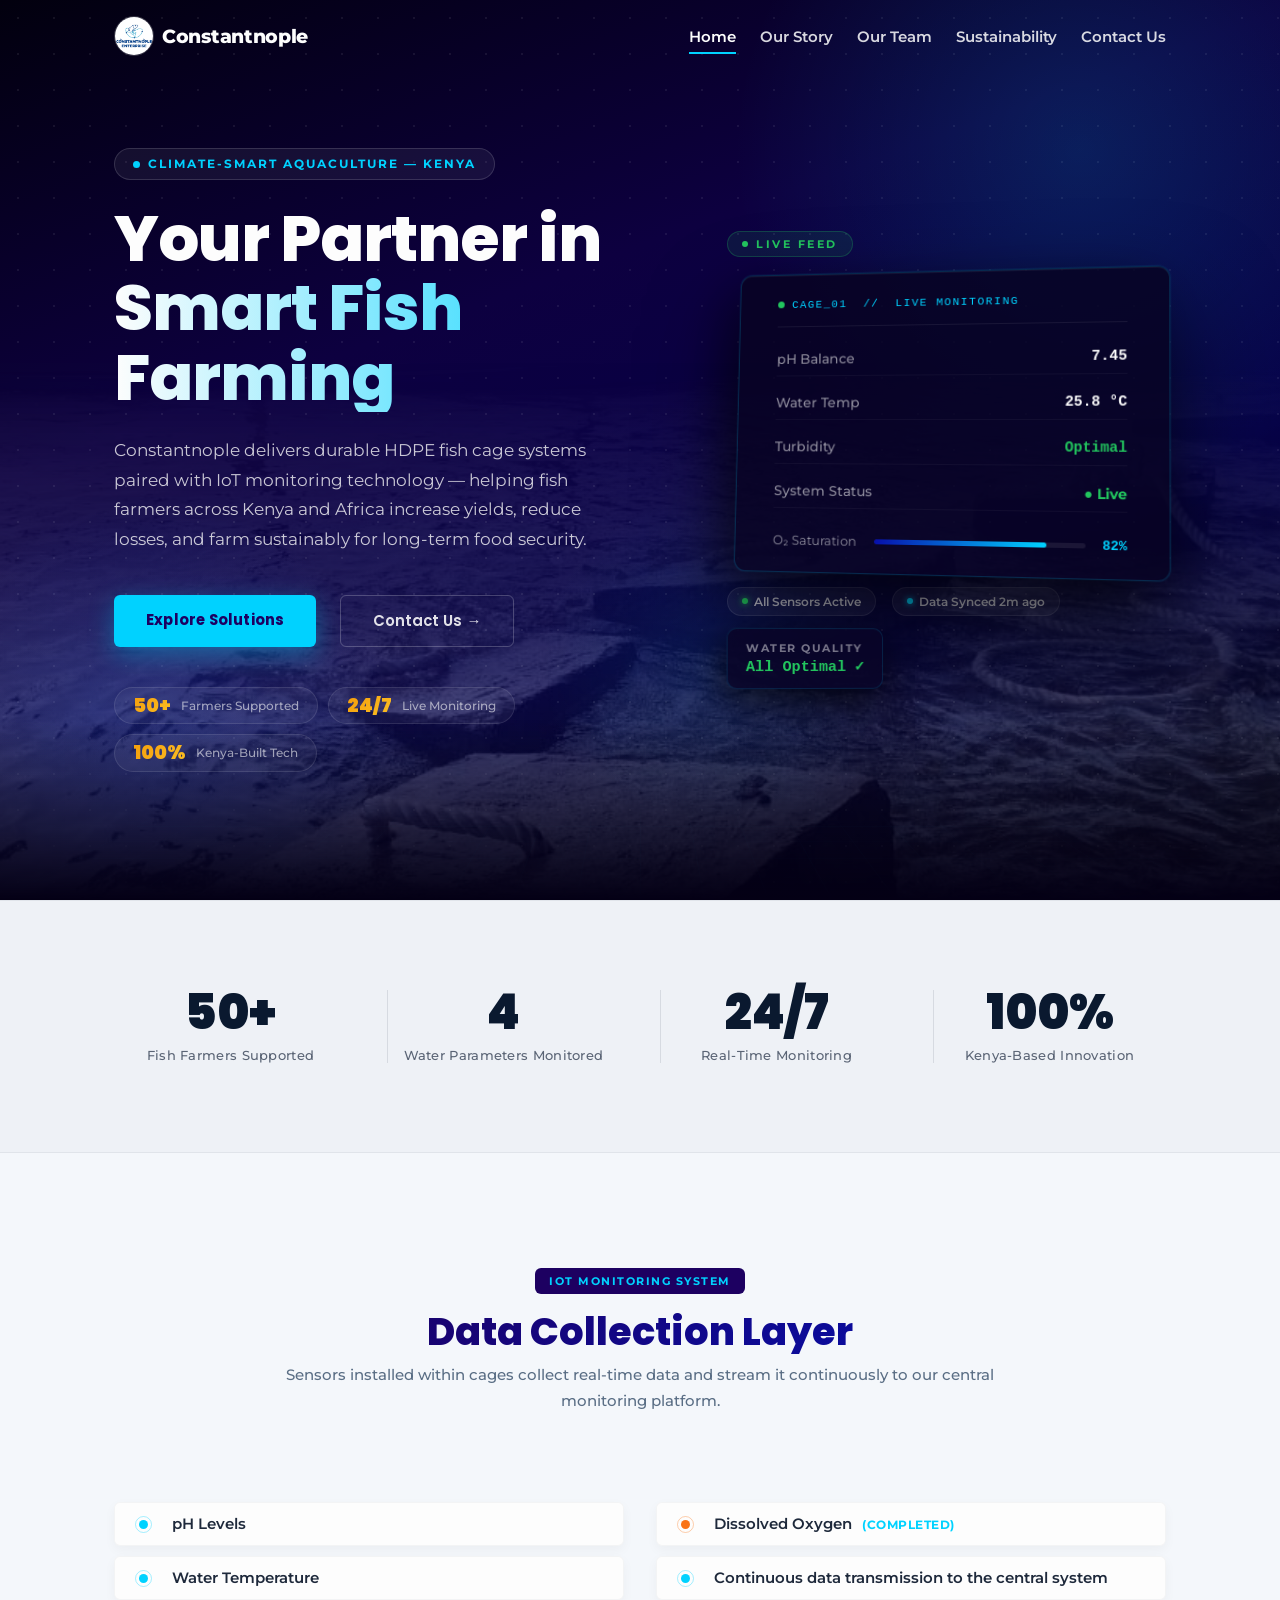
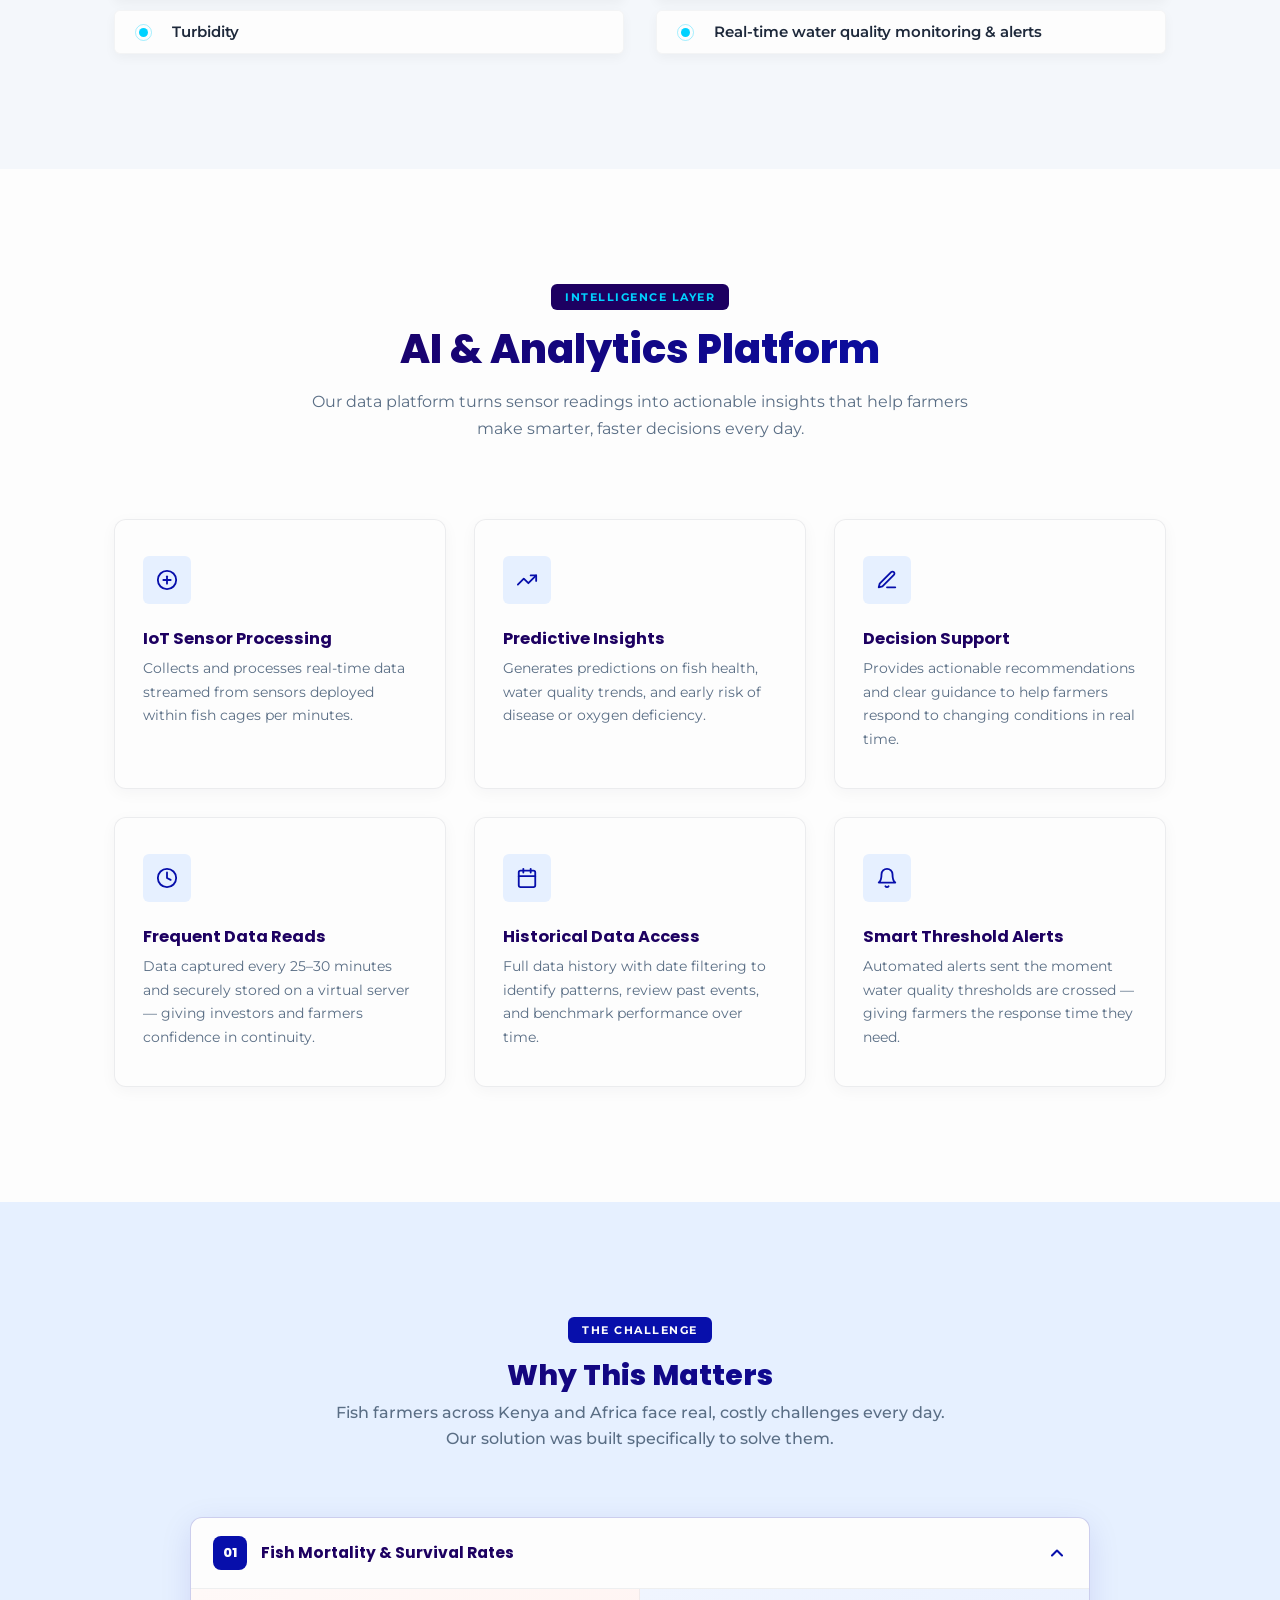
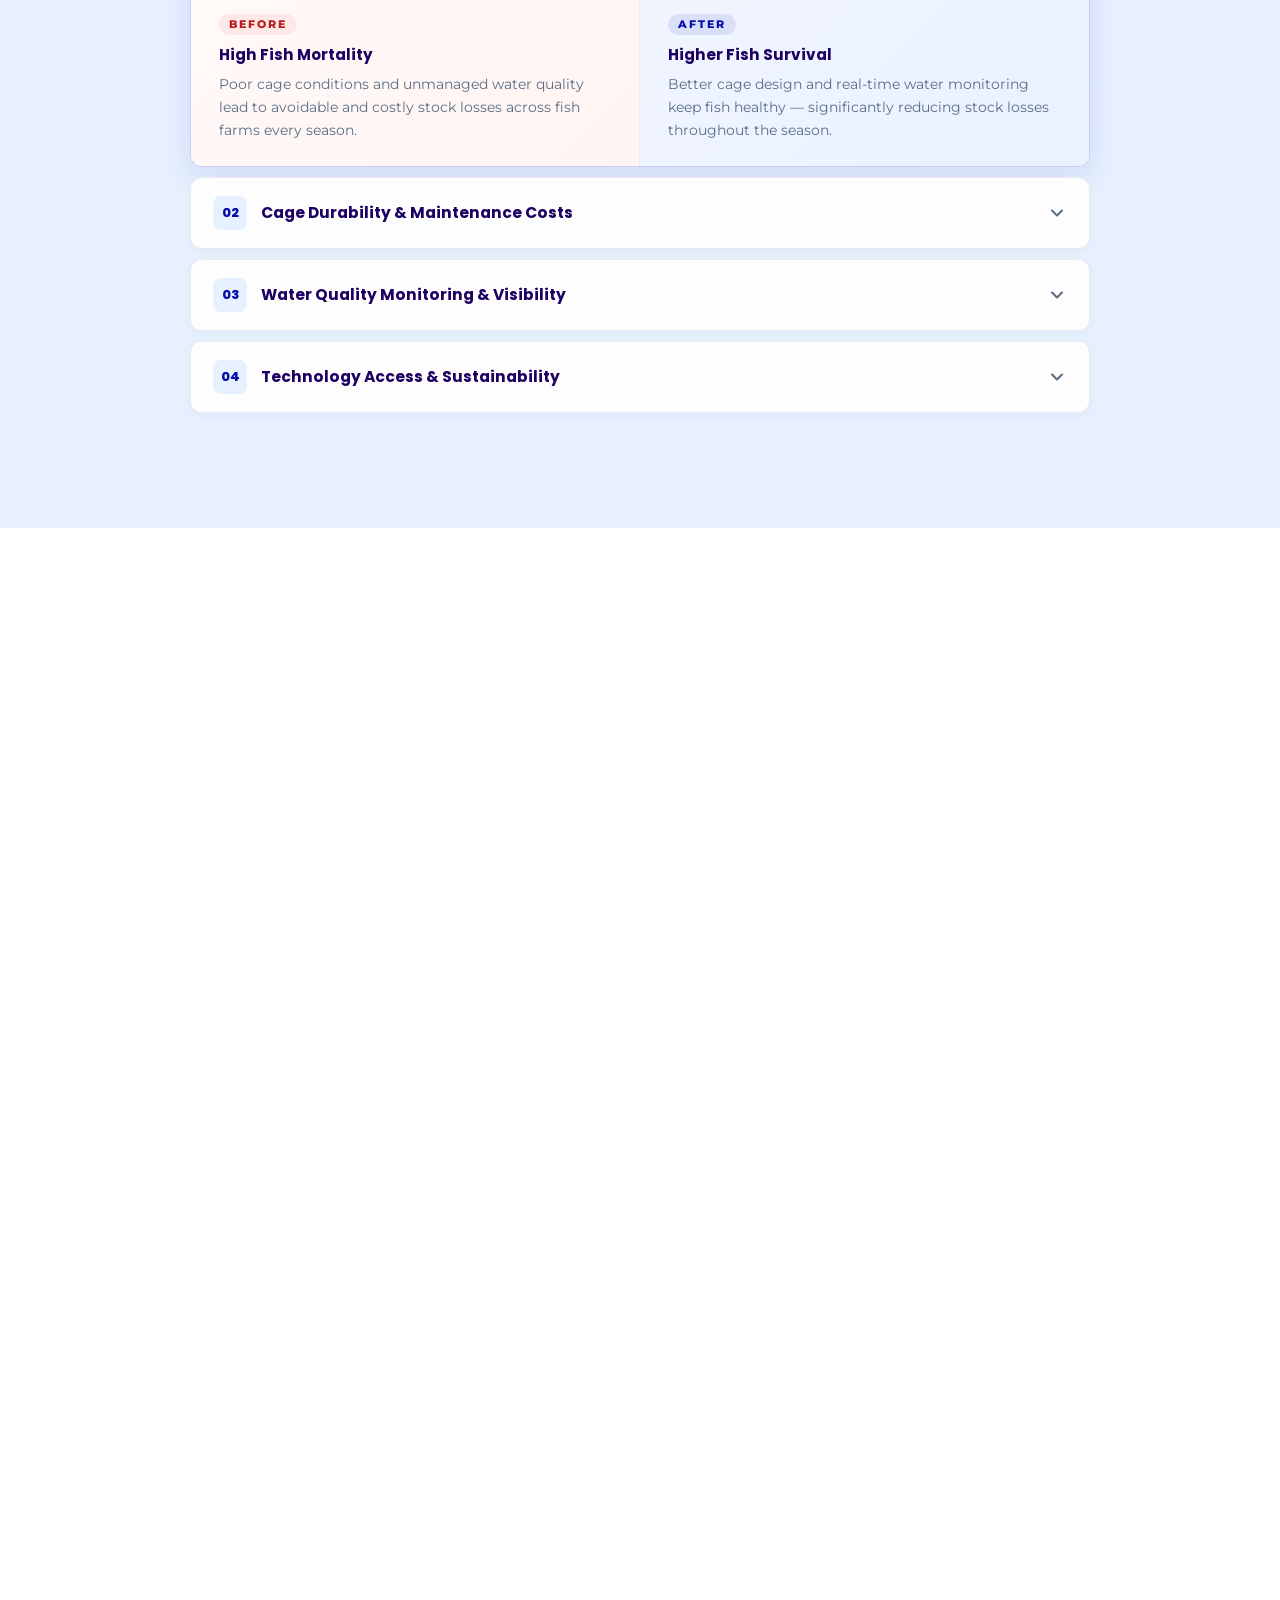
<file: index.html>
<!doctype html>
<html lang="en">
  <head>
    <meta charset="UTF-8" />
    <meta name="viewport" content="width=device-width, initial-scale=1.0" />
    <title>Constantnople | Climate-Smart Aquaculture</title>
    <link rel="stylesheet" href="assets/css/root.css" />
    <link rel="stylesheet" href="assets/css/index.css" />
    <link rel="stylesheet" href="assets/css/indexres.css" />
    <link rel="stylesheet" href="assets/css/menus.css" />
  </head>
  <body>
    <!-- ============================================================ HEADER -->
    <header class="main-header">
      <div class="header-container">
        <a href="index.html" class="header-brand-block">
          <img
            src="assets/imgs/logo.jpg"
            alt="Constantnople Logo"
            class="header-logo"
          />
          <span class="header-brand-name">Constantnople</span>
        </a>
        <nav class="header-nav-container">
          <ul class="header-nav-list">
            <li>
              <a href="index.html" class="header-nav-link active">Home</a>
            </li>
            <li>
              <a href="our-history.html" class="header-nav-link">Our Story</a>
            </li>
            <li>
              <a href="our-team.html" class="header-nav-link">Our Team</a>
            </li>
            <li>
              <a href="sustainability.html" class="header-nav-link"
                >Sustainability</a
              >
            </li>
            <li>
              <a href="contact.html" class="header-nav-link">Contact Us</a>
            </li>
          </ul>
        </nav>
        <button class="mobile-nav-toggle" aria-label="Toggle Navigation Menu">
          <span class="hamburger-bar"></span>
          <span class="hamburger-bar"></span>
          <span class="hamburger-bar"></span>
        </button>
      </div>
    </header>

    <main>
      <!-- ============================================================ HERO -->
      <section class="hero-section">
        <!-- Depth layers (back to front) -->
        <div class="hero-bg-image"></div>
        <div class="hero-dot-grid"></div>
        <div class="hero-glow-a"></div>
        <div class="hero-glow-b"></div>
        <div class="hero-glow-c"></div>
        <div class="hero-3d-floor"></div>

        <div class="container" style="position: relative; z-index: 2">
          <div class="hero-layout">
            <!-- Left: copy -->
            <div class="hero-copy">
              <div class="hero-badge">
                <span class="pulse-dot"></span>
                Climate-Smart Aquaculture &mdash; Kenya
              </div>
              <h1 class="hero-headline">
                Your Partner in<br />
                <span class="hero-headline-accent">Smart Fish Farming</span>
              </h1>
              <p class="hero-lead">
                Constantnople delivers durable HDPE fish cage systems paired
                with IoT monitoring technology — helping fish farmers across
                Kenya and Africa increase yields, reduce losses, and farm
                sustainably for long-term food security.
              </p>
              <div class="hero-ctas">
                <a href="#solutions" class="btn-primary-hero"
                  >Explore Solutions</a
                >
                <a href="contact.html" class="btn-ghost-hero"
                  >Contact Us &rarr;</a
                >
              </div>
              <!-- Floating metric pills -->
              <div class="hero-stats-row">
                <div class="hero-stat-pill">
                  <span class="hero-stat-figure">50+</span>
                  <span class="hero-stat-label">Farmers Supported</span>
                </div>
                <div class="hero-stat-pill">
                  <span class="hero-stat-figure">24/7</span>
                  <span class="hero-stat-label">Live Monitoring</span>
                </div>
                <div class="hero-stat-pill">
                  <span class="hero-stat-figure">100%</span>
                  <span class="hero-stat-label">Kenya-Built Tech</span>
                </div>
              </div>
            </div>

            <!-- Right: 3D telemetry panel -->
            <div class="hero-panel-side">
              <div class="panel-depth-tag">
                <span class="panel-depth-dot"></span>LIVE FEED
              </div>
              <div class="telemetry-panel hero-panel-3d">
                <div class="telemetry-panel-header">
                  <span class="telem-live-dot"></span>
                  CAGE_01 &nbsp;//&nbsp; LIVE MONITORING
                </div>
                <div class="telemetry-rows">
                  <div class="telem-row">
                    <span class="telem-label">pH Balance</span>
                    <span class="telem-value">7.45</span>
                  </div>
                  <div class="telem-row">
                    <span class="telem-label">Water Temp</span>
                    <span class="telem-value">25.8 °C</span>
                  </div>
                  <div class="telem-row">
                    <span class="telem-label">Turbidity</span>
                    <span class="telem-value telem-ok">Optimal</span>
                  </div>
                  <div class="telem-row">
                    <span class="telem-label">System Status</span>
                    <span class="telem-value telem-live">● Live</span>
                  </div>
                </div>
                <div class="telem-bar-row">
                  <span class="telem-bar-label">O₂ Saturation</span>
                  <div class="telem-progress-track">
                    <div class="telem-progress-fill" style="width: 82%"></div>
                  </div>
                  <span class="telem-bar-pct">82%</span>
                </div>
              </div>

              <div class="hero-mini-chips">
                <div class="mini-chip">
                  <span class="chip-dot chip-green"></span> All Sensors Active
                </div>
                <div class="mini-chip">
                  <span class="chip-dot chip-blue"></span> Data Synced 2m ago
                </div>
              </div>

              <!-- Floating depth card -->
              <div class="hero-depth-card">
                <span class="depth-card-label">Water Quality</span>
                <span class="depth-card-val">All Optimal ✓</span>
              </div>
            </div>
          </div>
        </div>
      </section>

      <!-- ============================================================ STATS STRIP -->
      <section class="stats-strip">
        <div class="container">
          <div class="stats-strip-grid">
            <div class="stats-strip-item" data-animate="fade-up" data-delay="0">
              <span class="strip-figure">50+</span>
              <span class="strip-label">Fish Farmers Supported</span>
            </div>
            <div
              class="stats-strip-item"
              data-animate="fade-up"
              data-delay="100"
            >
              <span class="strip-figure">4</span>
              <span class="strip-label">Water Parameters Monitored</span>
            </div>
            <div
              class="stats-strip-item"
              data-animate="fade-up"
              data-delay="200"
            >
              <span class="strip-figure">24/7</span>
              <span class="strip-label">Real-Time Monitoring</span>
            </div>
            <div
              class="stats-strip-item"
              data-animate="fade-up"
              data-delay="300"
            >
              <span class="strip-figure">100%</span>
              <span class="strip-label">Kenya-Based Innovation</span>
            </div>
          </div>
        </div>
      </section>

      <!-- ============================================================ IOT MONITORING -->
      <section class="iot-section scroll-reveal">
        <div class="container iot-content-layout">
          <div class="iot-header">
            <div class="fancy-box-badge">IoT Monitoring System</div>
            <h2 data-animate="fade-up">Data Collection Layer</h2>
            <p class="iot-section-desc" data-animate="fade-up" data-delay="100">
              Sensors installed within cages collect real-time data and stream
              it continuously to our central monitoring platform.
            </p>
          </div>

          <div class="iot-parameters-grid">
            <ul class="iot-parameters-checklist">
              <li data-animate="fade-up" data-delay="150">
                <span class="pulse-indicator"></span><strong>pH Levels</strong>
              </li>
              <li data-animate="fade-up" data-delay="200">
                <span class="pulse-indicator"></span
                ><strong>Water Temperature</strong>
              </li>
              <li data-animate="fade-up" data-delay="250">
                <span class="pulse-indicator"></span><strong>Turbidity</strong>
              </li>
            </ul>

            <ul class="iot-parameters-checklist">
              <li data-animate="fade-up" data-delay="300">
                <span class="pulse-indicator orange-alert"></span
                ><strong
                  >Dissolved Oxygen
                  <span class="badge-in-progress">(COMPLETED)</span></strong
                >
              </li>
              <li data-animate="fade-up" data-delay="350">
                <span class="pulse-indicator constant-stream"></span
                ><strong
                  >Continuous data transmission to the central system</strong
                >
              </li>
              <li data-animate="fade-up" data-delay="400">
                <span class="pulse-indicator"></span
                ><strong
                  >Real-time water quality monitoring &amp; alerts</strong
                >
              </li>
            </ul>
          </div>
        </div>
      </section>

      <!-- ============================================================ INTELLIGENCE PLATFORM -->
      <section class="analytics-section" id="solutions">
        <div class="container">
          <div
            class="analytics-clean-header scroll-reveal-up"
            data-animate="fade-up"
          >
            <span class="fancy-box-badge">Intelligence Layer</span>
            <h2>AI &amp; Analytics Platform</h2>
            <p class="analytics-lead">
              Our data platform turns sensor readings into actionable insights
              that help farmers make smarter, faster decisions every day.
            </p>
          </div>

          <div class="analytics-offer-grid">
            <div class="offer-card" data-animate="fade-up" data-delay="0">
              <div class="offer-card-icon">
                <svg
                  width="22"
                  height="22"
                  viewBox="0 0 24 24"
                  fill="none"
                  stroke="currentColor"
                  stroke-width="2"
                  stroke-linecap="round"
                  stroke-linejoin="round"
                >
                  <circle cx="12" cy="12" r="10" />
                  <line x1="12" y1="8" x2="12" y2="16" />
                  <line x1="8" y1="12" x2="16" y2="12" />
                </svg>
              </div>
              <h3>IoT Sensor Processing</h3>
              <p>
                Collects and processes real-time data streamed from sensors
                deployed within fish cages per minutes.
              </p>
            </div>

            <div class="offer-card" data-animate="fade-up" data-delay="100">
              <div class="offer-card-icon">
                <svg
                  width="22"
                  height="22"
                  viewBox="0 0 24 24"
                  fill="none"
                  stroke="currentColor"
                  stroke-width="2"
                  stroke-linecap="round"
                  stroke-linejoin="round"
                >
                  <polyline points="22 7 13.5 15.5 8.5 10.5 2 17" />
                  <polyline points="16 7 22 7 22 13" />
                </svg>
              </div>
              <h3>Predictive Insights</h3>
              <p>
                Generates predictions on fish health, water quality trends, and
                early risk of disease or oxygen deficiency.
              </p>
            </div>

            <div class="offer-card" data-animate="fade-up" data-delay="200">
              <div class="offer-card-icon">
                <svg
                  width="22"
                  height="22"
                  viewBox="0 0 24 24"
                  fill="none"
                  stroke="currentColor"
                  stroke-width="2"
                  stroke-linecap="round"
                  stroke-linejoin="round"
                >
                  <path d="M12 20h9" />
                  <path
                    d="M16.5 3.5a2.121 2.121 0 0 1 3 3L7 19l-4 1 1-4L16.5 3.5z"
                  />
                </svg>
              </div>
              <h3>Decision Support</h3>
              <p>
                Provides actionable recommendations and clear guidance to help
                farmers respond to changing conditions in real time.
              </p>
            </div>

            <div class="offer-card" data-animate="fade-up" data-delay="100">
              <div class="offer-card-icon">
                <svg
                  width="22"
                  height="22"
                  viewBox="0 0 24 24"
                  fill="none"
                  stroke="currentColor"
                  stroke-width="2"
                  stroke-linecap="round"
                  stroke-linejoin="round"
                >
                  <circle cx="12" cy="12" r="10" />
                  <polyline points="12 6 12 12 16 14" />
                </svg>
              </div>
              <h3>Frequent Data Reads</h3>
              <p>
                Data captured every 25–30 minutes and securely stored on a
                virtual server — giving investors and farmers confidence in
                continuity.
              </p>
            </div>

            <div class="offer-card" data-animate="fade-up" data-delay="200">
              <div class="offer-card-icon">
                <svg
                  width="22"
                  height="22"
                  viewBox="0 0 24 24"
                  fill="none"
                  stroke="currentColor"
                  stroke-width="2"
                  stroke-linecap="round"
                  stroke-linejoin="round"
                >
                  <rect x="3" y="4" width="18" height="18" rx="2" ry="2" />
                  <line x1="16" y1="2" x2="16" y2="6" />
                  <line x1="8" y1="2" x2="8" y2="6" />
                  <line x1="3" y1="10" x2="21" y2="10" />
                </svg>
              </div>
              <h3>Historical Data Access</h3>
              <p>
                Full data history with date filtering to identify patterns,
                review past events, and benchmark performance over time.
              </p>
            </div>

            <div class="offer-card" data-animate="fade-up" data-delay="300">
              <div class="offer-card-icon">
                <svg
                  width="22"
                  height="22"
                  viewBox="0 0 24 24"
                  fill="none"
                  stroke="currentColor"
                  stroke-width="2"
                  stroke-linecap="round"
                  stroke-linejoin="round"
                >
                  <path d="M18 8A6 6 0 0 0 6 8c0 7-3 9-3 9h18s-3-2-3-9" />
                  <path d="M13.73 21a2 2 0 0 1-3.46 0" />
                </svg>
              </div>
              <h3>Smart Threshold Alerts</h3>
              <p>
                Automated alerts sent the moment water quality thresholds are
                crossed — giving farmers the response time they need.
              </p>
            </div>
          </div>
        </div>
      </section>

      <!-- ============================================================ THE CHALLENGE -->
      <section class="challenge-section" id="challenge">
        <div class="container">
          <div class="challenge-clean-header" data-animate="fade-up">
            <div class="challenge-mini-badge">The Challenge</div>
            <h2>Why This Matters</h2>
            <p class="challenge-section-lead">
              Fish farmers across Kenya and Africa face real, costly challenges
              every day.<br />
              Our solution was built specifically to solve them.
            </p>
          </div>

          <div class="wtm-accordion" data-animate="fade-up">
            <div class="wtm-item active">
              <button class="wtm-trigger" aria-expanded="true">
                <div class="wtm-trigger-left">
                  <span class="wtm-num">01</span>
                  <span class="wtm-trigger-title"
                    >Fish Mortality &amp; Survival Rates</span
                  >
                </div>
                <svg
                  class="wtm-chevron"
                  width="20"
                  height="20"
                  viewBox="0 0 24 24"
                  fill="none"
                  stroke="currentColor"
                  stroke-width="2.5"
                  stroke-linecap="round"
                  stroke-linejoin="round"
                >
                  <polyline points="6 9 12 15 18 9" />
                </svg>
              </button>
              <div class="wtm-panel">
                <div class="wtm-split">
                  <div class="wtm-col wtm-before">
                    <span class="wtm-side-label before-label">Before</span>
                    <h3>High Fish Mortality</h3>
                    <p>
                      Poor cage conditions and unmanaged water quality lead to
                      avoidable and costly stock losses across fish farms every
                      season.
                    </p>
                  </div>
                  <div class="wtm-col wtm-after">
                    <span class="wtm-side-label after-label">After</span>
                    <h3>Higher Fish Survival</h3>
                    <p>
                      Better cage design and real-time water monitoring keep
                      fish healthy — significantly reducing stock losses
                      throughout the season.
                    </p>
                  </div>
                </div>
              </div>
            </div>

            <div class="wtm-item">
              <button class="wtm-trigger" aria-expanded="false">
                <div class="wtm-trigger-left">
                  <span class="wtm-num">02</span>
                  <span class="wtm-trigger-title"
                    >Cage Durability &amp; Maintenance Costs</span
                  >
                </div>
                <svg
                  class="wtm-chevron"
                  width="20"
                  height="20"
                  viewBox="0 0 24 24"
                  fill="none"
                  stroke="currentColor"
                  stroke-width="2.5"
                  stroke-linecap="round"
                  stroke-linejoin="round"
                >
                  <polyline points="6 9 12 15 18 9" />
                </svg>
              </button>
              <div class="wtm-panel">
                <div class="wtm-split">
                  <div class="wtm-col wtm-before">
                    <span class="wtm-side-label before-label">Before</span>
                    <h3>Rapidly Degrading Cages</h3>
                    <p>
                      Metallic cage structures corrode, pollute water, and
                      require constant expensive repairs every season — draining
                      farmer resources.
                    </p>
                  </div>
                  <div class="wtm-col wtm-after">
                    <span class="wtm-side-label after-label">After</span>
                    <h3>Durable HDPE Cages</h3>
                    <p>
                      HDPE cages resist corrosion, UV degradation, and harsh
                      aquatic conditions — lasting years with minimal
                      maintenance needed.
                    </p>
                  </div>
                </div>
              </div>
            </div>

            <div class="wtm-item">
              <button class="wtm-trigger" aria-expanded="false">
                <div class="wtm-trigger-left">
                  <span class="wtm-num">03</span>
                  <span class="wtm-trigger-title"
                    >Water Quality Monitoring &amp; Visibility</span
                  >
                </div>
                <svg
                  class="wtm-chevron"
                  width="20"
                  height="20"
                  viewBox="0 0 24 24"
                  fill="none"
                  stroke="currentColor"
                  stroke-width="2.5"
                  stroke-linecap="round"
                  stroke-linejoin="round"
                >
                  <polyline points="6 9 12 15 18 9" />
                </svg>
              </button>
              <div class="wtm-panel">
                <div class="wtm-split">
                  <div class="wtm-col wtm-before">
                    <span class="wtm-side-label before-label">Before</span>
                    <h3>No Water Quality Visibility</h3>
                    <p>
                      Disease outbreaks and oxygen crashes go undetected until
                      damage is done — by then, fish are already dying and
                      losses are severe.
                    </p>
                  </div>
                  <div class="wtm-col wtm-after">
                    <span class="wtm-side-label after-label">After</span>
                    <h3>Real-Time IoT Monitoring</h3>
                    <p>
                      IoT sensors send water quality data every minute, giving
                      farmers instant alerts and the power to act before
                      problems escalate.
                    </p>
                  </div>
                </div>
              </div>
            </div>

            <div class="wtm-item">
              <button class="wtm-trigger" aria-expanded="false">
                <div class="wtm-trigger-left">
                  <span class="wtm-num">04</span>
                  <span class="wtm-trigger-title"
                    >Technology Access &amp; Sustainability</span
                  >
                </div>
                <svg
                  class="wtm-chevron"
                  width="20"
                  height="20"
                  viewBox="0 0 24 24"
                  fill="none"
                  stroke="currentColor"
                  stroke-width="2.5"
                  stroke-linecap="round"
                  stroke-linejoin="round"
                >
                  <polyline points="6 9 12 15 18 9" />
                </svg>
              </button>
              <div class="wtm-panel">
                <div class="wtm-split">
                  <div class="wtm-col wtm-before">
                    <span class="wtm-side-label before-label">Before</span>
                    <h3>Limited Tech Access</h3>
                    <p>
                      Modern aquaculture tools remain out of reach for most
                      small-scale farmers across Africa — leaving them to
                      operate without data or insight.
                    </p>
                  </div>
                  <div class="wtm-col wtm-after">
                    <span class="wtm-side-label after-label">After</span>
                    <h3>Affordable Smart Farming</h3>
                    <p>
                      Our integrated platform brings professional-grade
                      monitoring and durable HDPE cage technology within reach
                      for every African fish farmer.
                    </p>
                  </div>
                </div>
              </div>
            </div>
          </div>
        </div>
      </section>

      <!-- ============================================================ TECHNOLOGY PILLARS -->
      <section class="technology-pillars-section scroll-reveal">
        <div class="container">
          <div class="fancy-centered-header" data-animate="fade-up">
            <span class="gradient-label">Our Technology</span>
            <h2>How We Transform Fish Farming</h2>
            <p>
              Three pillars that work together to improve every aspect of your
              aquaculture operation.
            </p>
          </div>

          <div class="glowing-pillars-grid">
            <div
              class="fancy-pillar-card"
              data-animate="fade-up"
              data-delay="0"
            >
              <div class="card-overlay-gradient"></div>
              <div class="pillar-number-glow">01</div>
              <div class="pillar-icon-wrap">
                <svg
                  width="28"
                  height="28"
                  viewBox="0 0 24 24"
                  fill="none"
                  stroke="currentColor"
                  stroke-width="1.8"
                  stroke-linecap="round"
                  stroke-linejoin="round"
                >
                  <path d="M12 22s8-4 8-10V5l-8-3-8 3v7c0 6 8 10 8 10z" />
                </svg>
              </div>
              <h3>Durable HDPE Cages</h3>
              <p>
                Built to resist sunlight degradation, corrosion, and harsh
                aquatic conditions — outlasting traditional metallic cage
                systems with far lower maintenance costs.
              </p>
            </div>
            <div
              class="fancy-pillar-card"
              data-animate="fade-up"
              data-delay="150"
            >
              <div class="card-overlay-gradient"></div>
              <div class="pillar-number-glow">02</div>
              <div class="pillar-icon-wrap">
                <svg
                  width="28"
                  height="28"
                  viewBox="0 0 24 24"
                  fill="none"
                  stroke="currentColor"
                  stroke-width="1.8"
                  stroke-linecap="round"
                  stroke-linejoin="round"
                >
                  <rect x="2" y="3" width="20" height="14" rx="2" />
                  <line x1="8" y1="21" x2="16" y2="21" />
                  <line x1="12" y1="17" x2="12" y2="21" />
                </svg>
              </div>
              <h3>IoT Water Monitoring</h3>
              <p>
                Real-time tracking of water quality and fish health conditions,
                giving farmers the insights they need to act before problems
                arise.
              </p>
            </div>
            <div
              class="fancy-pillar-card"
              data-animate="fade-up"
              data-delay="300"
            >
              <div class="card-overlay-gradient"></div>
              <div class="pillar-number-glow">03</div>
              <div class="pillar-icon-wrap">
                <svg
                  width="28"
                  height="28"
                  viewBox="0 0 24 24"
                  fill="none"
                  stroke="currentColor"
                  stroke-width="1.8"
                  stroke-linecap="round"
                  stroke-linejoin="round"
                >
                  <polyline points="22 7 13.5 15.5 8.5 10.5 2 17" />
                  <polyline points="16 7 22 7 22 13" />
                </svg>
              </div>
              <h3>Reduced Operational Losses</h3>
              <p>
                Farmers spend less time repairing cages and more time growing
                fish — our systems help lower mortality rates and protect farm
                investments.
              </p>
            </div>
          </div>
        </div>
      </section>

      <!-- ============================================================ OUR APPROACH -->
      <section class="approach-section scroll-reveal" id="approach">
        <div class="container">
          <div class="approach-glass-header" data-animate="fade-up">
            <span class="challenge-mini-badge">Our Approach</span>
            <h2>How We Help Farmers</h2>
            <p class="challenge-section-lead">
              Our approach is practical and problem-driven — built around the
              real challenges farmers face every day.
            </p>
          </div>

          <div class="approach-slider-viewport">
            <div class="approach-slider-track">
              <div class="approach-glass-card">
                <div class="approach-card-num">01</div>
                <h3>Targeting Real Pain Points</h3>
                <p>
                  We focus on farmers struggling with frequent cage repairs,
                  fish losses, and lack of access to modern tools — addressing
                  the problems that hurt their income most.
                </p>
              </div>
              <div class="approach-glass-card">
                <div class="approach-card-num">02</div>
                <h3>Clear, Measurable Value</h3>
                <p>
                  Our solution is positioned to increase fish survival rates,
                  reduce maintenance costs, and improve productivity — giving
                  farmers tangible returns every season.
                </p>
              </div>
              <div class="approach-glass-card">
                <div class="approach-card-num">03</div>
                <h3>Tested with Early Adopters</h3>
                <p>
                  We tested our system with real farmers, gathered their
                  feedback to refine the product, and demonstrated real-world
                  results — better cage durability and higher survival rates.
                </p>
              </div>
              <div class="approach-glass-card">
                <div class="approach-card-num">04</div>
                <h3>Building Trust Through Results</h3>
                <p>
                  Rather than selling technology alone, we show practical
                  improvements, prioritise ease of use, and provide tools that
                  genuinely simplify day-to-day farm management.
                </p>
              </div>
              <div class="approach-glass-card">
                <div class="approach-card-num">05</div>
                <h3>Long-Term Farmer Empowerment</h3>
                <p>
                  Our goal goes beyond selling cages. We support sustainable
                  livelihoods, strengthen food security, and enable farmers to
                  scale their operations over time.
                </p>
              </div>
            </div>
          </div>

          <div class="approach-slider-controls">
            <button class="slider-arrow arrow-prev" aria-label="Previous">
              <svg
                viewBox="0 0 24 24"
                width="22"
                height="22"
                fill="none"
                stroke="currentColor"
                stroke-width="2.5"
                stroke-linecap="round"
                stroke-linejoin="round"
              >
                <polyline points="15 18 9 12 15 6" />
              </svg>
            </button>
            <div class="slider-dots" id="sliderDots"></div>
            <button class="slider-arrow arrow-next" aria-label="Next">
              <svg
                viewBox="0 0 24 24"
                width="22"
                height="22"
                fill="none"
                stroke="currentColor"
                stroke-width="2.5"
                stroke-linecap="round"
                stroke-linejoin="round"
              >
                <polyline points="9 18 15 12 9 6" />
              </svg>
            </button>
          </div>
        </div>
      </section>
    </main>

    <!-- ============================================================ FOOTER -->
    <footer class="main-footer scroll-reveal">
      <div class="footer-container">
        <div class="footer-area footer-brand-block">
          <div class="footer-logo-identity">
            <img
              src="assets/imgs/logo.jpg"
              alt="Constantnople Logo"
              class="footer-brand-logo"
            />
            <span class="footer-brand-name">Constantnople</span>
          </div>
          <p class="footer-brand-tagline">
            Empowering fish farmers across Africa.
          </p>
        </div>
        <div class="footer-area footer-links-block">
          <h3 class="footer-heading">Quick Links</h3>
          <ul class="footer-links-list">
            <li>
              <a href="our-history.html" class="footer-interactive-link"
                >Our Story</a
              >
            </li>
            <li>
              <a href="our-team.html" class="footer-interactive-link"
                >Our Team</a
              >
            </li>
            <li>
              <a href="sustainability.html" class="footer-interactive-link"
                >Sustainability</a
              >
            </li>
            <li>
              <a href="contact.html" class="footer-interactive-link"
                >Contact Us</a
              >
            </li>
          </ul>
        </div>
        <div class="footer-area footer-contact-block">
          <h3 class="footer-heading">Contact Us</h3>
          <div class="footer-contact-matrix">
            <div class="footer-contact-item">
              <span class="contact-label">Email:</span>
              <a
                href="mailto:sales@constantnople.co.ke"
                class="footer-interactive-link"
                >sales@constantnople.co.ke</a
              >
            </div>
            <div class="footer-contact-item">
              <span class="contact-label">Call us:</span>
              <a href="tel:0728483950" class="footer-interactive-link"
                >0728483950</a
              >
            </div>
            <div class="footer-contact-item">
              <span class="contact-label">Location:</span>
              <p class="contact-plain-text">Nairobi, Kenya</p>
              <p class="contact-sub-text">Serving clients across the region.</p>
            </div>
          </div>
        </div>
      </div>
      <div class="footer-bottom-bar">
        <div class="footer-bottom-container">
          <p>&copy; 2026 Constantnople Enterprise. All rights reserved.</p>
        </div>
      </div>
    </footer>

    <script src="assets/js/index.js"></script>
    <script src="assets/js/menu.js"></script>
    <script>
      (function () {
        var items = document.querySelectorAll(".wtm-item");
        items.forEach(function (item) {
          var trigger = item.querySelector(".wtm-trigger");
          trigger.addEventListener("click", function () {
            var isActive = item.classList.contains("active");
            items.forEach(function (i) {
              i.classList.remove("active");
              i.querySelector(".wtm-trigger").setAttribute(
                "aria-expanded",
                "false",
              );
            });
            if (!isActive) {
              item.classList.add("active");
              trigger.setAttribute("aria-expanded", "true");
            }
          });
        });
      })();
    </script>
  </body>
</html>
</file>
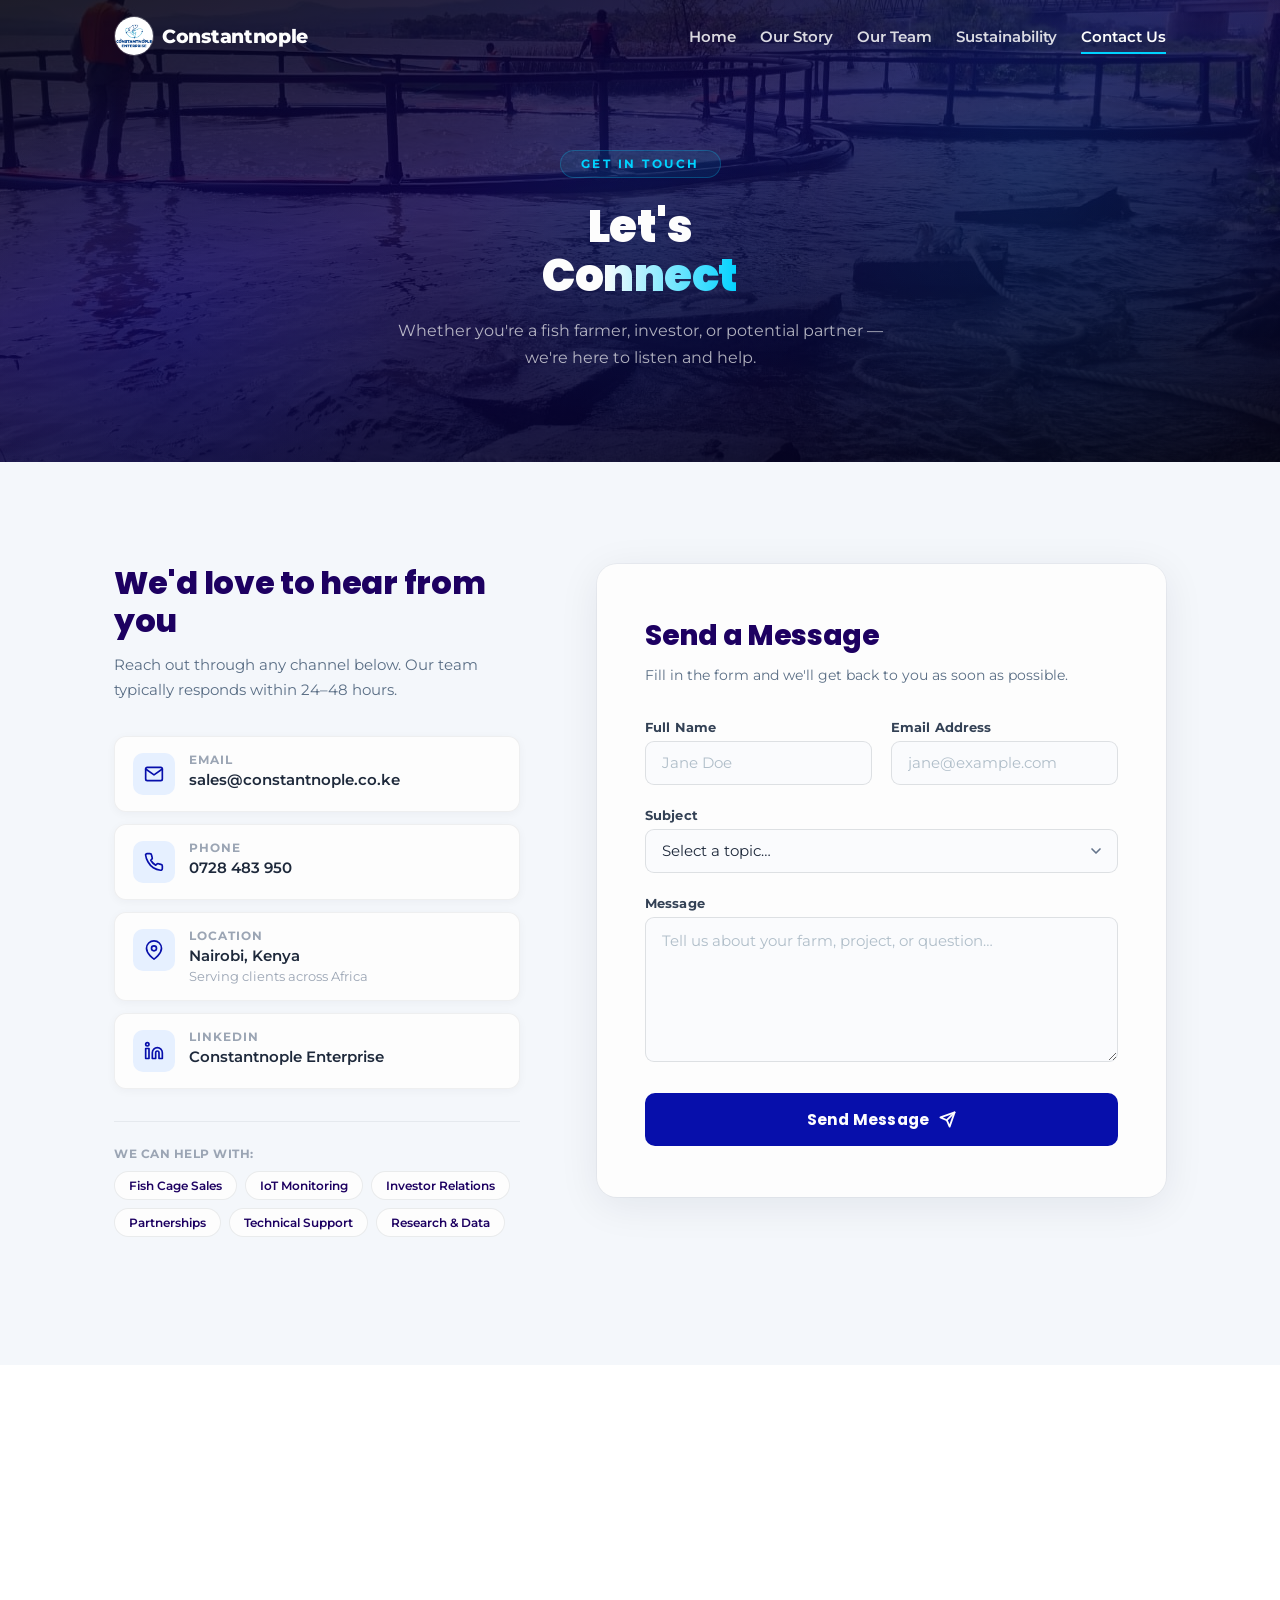
<file: contact.html>
<!doctype html>
<html lang="en">
  <head>
    <meta charset="UTF-8" />
    <meta name="viewport" content="width=device-width, initial-scale=1.0" />
    <title>Contact Us — Constantnople Enterprise</title>
    <link rel="stylesheet" href="assets/css/root.css" />
    <link rel="stylesheet" href="assets/css/contact.css" />
    <link rel="stylesheet" href="assets/css/contactresp.css" />
    <link rel="stylesheet" href="assets/css/menus.css" />
  </head>
  <body>

    <!-- HEADER -->
    <header class="main-header">
      <div class="header-container">
        <a href="index.html" class="header-brand-block">
          <img src="assets/imgs/logo.jpg" alt="Constantnople Logo" class="header-logo" />
          <span class="header-brand-name">Constantnople</span>
        </a>
        <nav class="header-nav-container">
          <ul class="header-nav-list">
            <li><a href="index.html"          class="header-nav-link">Home</a></li>
            <li><a href="our-history.html"    class="header-nav-link">Our Story</a></li>
            <li><a href="our-team.html"       class="header-nav-link">Our Team</a></li>
            <li><a href="sustainability.html" class="header-nav-link">Sustainability</a></li>
            <li><a href="contact.html"        class="header-nav-link active">Contact Us</a></li>
          </ul>
        </nav>
        <button class="mobile-nav-toggle" aria-label="Toggle Navigation Menu">
          <span class="hamburger-bar"></span>
          <span class="hamburger-bar"></span>
          <span class="hamburger-bar"></span>
        </button>
      </div>
    </header>

    <!-- PAGE HERO — clean & minimal -->
    <section class="cpage-hero">
      <div class="cpage-hero-glow"></div>
      <div class="cpage-hero-inner">
        <span class="cpage-eyebrow">Get In Touch</span>
        <h1>Let's<br /><span class="cpage-h1-accent">Connect</span></h1>
        <p>Whether you're a fish farmer, investor, or potential partner — we're here to listen and help.</p>
      </div>
    </section>

    <!-- MAIN CONTACT SECTION -->
    <main class="cpage-body">
      <div class="cpage-container">
        <div class="cpage-grid">

          <!-- ── LEFT: Contact info ── -->
          <div class="cpage-info-col" data-animate="fade-left">
            <h2 class="cpage-info-heading">We'd love to hear from you</h2>
            <p class="cpage-info-subtext">
              Reach out through any channel below. Our team typically responds within 24&ndash;48 hours.
            </p>

            <div class="cpage-info-list">

              <div class="cpage-info-item">
                <div class="cpage-info-icon">
                  <svg width="20" height="20" viewBox="0 0 24 24" fill="none" stroke="currentColor" stroke-width="2" stroke-linecap="round" stroke-linejoin="round"><path d="M4 4h16c1.1 0 2 .9 2 2v12c0 1.1-.9 2-2 2H4c-1.1 0-2-.9-2-2V6c0-1.1.9-2 2-2z"/><polyline points="22,6 12,13 2,6"/></svg>
                </div>
                <div class="cpage-info-detail">
                  <span class="cpage-detail-label">Email</span>
                  <a href="mailto:sales@constantnople.co.ke">sales@constantnople.co.ke</a>
                </div>
              </div>

              <div class="cpage-info-item">
                <div class="cpage-info-icon">
                  <svg width="20" height="20" viewBox="0 0 24 24" fill="none" stroke="currentColor" stroke-width="2" stroke-linecap="round" stroke-linejoin="round"><path d="M22 16.92v3a2 2 0 0 1-2.18 2 19.79 19.79 0 0 1-8.63-3.07A19.5 19.5 0 0 1 4.93 12a19.79 19.79 0 0 1-3.07-8.67A2 2 0 0 1 4.11 2h3a2 2 0 0 1 2 1.72c.127.96.361 1.903.7 2.81a2 2 0 0 1-.45 2.11L8.09 9.91a16 16 0 0 0 6 6l1.27-1.27a2 2 0 0 1 2.11-.45c.907.339 1.85.573 2.81.7A2 2 0 0 1 22 16.92z"/></svg>
                </div>
                <div class="cpage-info-detail">
                  <span class="cpage-detail-label">Phone</span>
                  <a href="tel:0728483950">0728 483 950</a>
                </div>
              </div>

              <div class="cpage-info-item">
                <div class="cpage-info-icon">
                  <svg width="20" height="20" viewBox="0 0 24 24" fill="none" stroke="currentColor" stroke-width="2" stroke-linecap="round" stroke-linejoin="round"><path d="M21 10c0 7-9 13-9 13s-9-6-9-13a9 9 0 0 1 18 0z"/><circle cx="12" cy="10" r="3"/></svg>
                </div>
                <div class="cpage-info-detail">
                  <span class="cpage-detail-label">Location</span>
                  <p>Nairobi, Kenya</p>
                  <p class="cpage-detail-sub">Serving clients across Africa</p>
                </div>
              </div>

              <div class="cpage-info-item">
                <div class="cpage-info-icon">
                  <svg width="20" height="20" viewBox="0 0 24 24" fill="none" stroke="currentColor" stroke-width="2" stroke-linecap="round" stroke-linejoin="round"><path d="M16 8a6 6 0 0 1 6 6v7h-4v-7a2 2 0 0 0-2-2 2 2 0 0 0-2 2v7h-4v-7a6 6 0 0 1 6-6z"/><rect x="2" y="9" width="4" height="12"/><circle cx="4" cy="4" r="2"/></svg>
                </div>
                <div class="cpage-info-detail">
                  <span class="cpage-detail-label">LinkedIn</span>
                  <a href="https://www.linkedin.com/company/constantnople-enterprise" target="_blank" rel="noopener">Constantnople Enterprise</a>
                </div>
              </div>

            </div>

            <!-- Topics we can help with -->
            <div class="cpage-topics">
              <p class="cpage-topics-label">We can help with:</p>
              <div class="cpage-topics-wrap">
                <span class="topic-tag">Fish Cage Sales</span>
                <span class="topic-tag">IoT Monitoring</span>
                <span class="topic-tag">Investor Relations</span>
                <span class="topic-tag">Partnerships</span>
                <span class="topic-tag">Technical Support</span>
                <span class="topic-tag">Research &amp; Data</span>
              </div>
            </div>
          </div>

          <!-- ── RIGHT: Contact form ── -->
          <div class="cpage-form-col" data-animate="fade-right">
            <div class="cpage-form-card">
              <div class="cform-header">
                <h2>Send a Message</h2>
                <p>Fill in the form and we'll get back to you as soon as possible.</p>
              </div>

              <form class="cform" id="contactForm" novalidate>

                <div class="cform-row">
                  <div class="cform-group">
                    <label for="cfullname">Full Name</label>
                    <input id="cfullname" type="text" name="fullname" placeholder="Jane Doe" required />
                  </div>
                  <div class="cform-group">
                    <label for="cemail">Email Address</label>
                    <input id="cemail" type="email" name="email" placeholder="jane@example.com" required />
                  </div>
                </div>

                <div class="cform-group">
                  <label for="csubject">Subject</label>
                  <div class="cform-select-wrap">
                    <select id="csubject" name="subject" required>
                      <option value="" disabled selected>Select a topic&hellip;</option>
                      <option value="cages">Fish Cage Inquiry</option>
                      <option value="iot">IoT Monitoring System</option>
                      <option value="partnership">Partnership Opportunity</option>
                      <option value="investor">Investor Relations</option>
                      <option value="support">Technical Support</option>
                      <option value="general">General Inquiry</option>
                    </select>
                    <svg class="cselect-arrow" viewBox="0 0 24 24" width="16" height="16" fill="none" stroke="currentColor" stroke-width="2.5" stroke-linecap="round" stroke-linejoin="round"><polyline points="6 9 12 15 18 9"/></svg>
                  </div>
                </div>

                <div class="cform-group">
                  <label for="cmessage">Message</label>
                  <textarea id="cmessage" name="message" rows="5" placeholder="Tell us about your farm, project, or question&hellip;" required></textarea>
                </div>

                <button type="submit" id="submitBtn" class="cform-submit">
                  <span class="btn-label-text">Send Message</span>
                  <span class="btn-spinner-element"></span>
                  <svg viewBox="0 0 24 24" width="17" height="17" fill="none" stroke="currentColor" stroke-width="2.5" stroke-linecap="round" stroke-linejoin="round"><line x1="22" y1="2" x2="11" y2="13"/><polygon points="22 2 15 22 11 13 2 9 22 2"/></svg>
                </button>

              </form>
            </div>
          </div>

        </div>
      </div>
    </main>

    <!-- FOOTER -->
    <footer class="main-footer scroll-reveal">
      <div class="footer-container">
        <div class="footer-area footer-brand-block">
          <div class="footer-logo-identity">
            <img src="assets/imgs/logo.jpg" alt="Constantnople Logo" class="footer-brand-logo" />
            <span class="footer-brand-name">Constantnople</span>
          </div>
          <p class="footer-brand-tagline">Empowering fish farmers across Africa.</p>
        </div>
        <div class="footer-area footer-links-block">
          <h3 class="footer-heading">Quick Links</h3>
          <ul class="footer-links-list">
            <li><a href="our-history.html"    class="footer-interactive-link">Our Story</a></li>
            <li><a href="our-team.html"       class="footer-interactive-link">Our Team</a></li>
            <li><a href="sustainability.html" class="footer-interactive-link">Sustainability</a></li>
            <li><a href="index.html"          class="footer-interactive-link">Home</a></li>
          </ul>
        </div>
        <div class="footer-area footer-contact-block">
          <h3 class="footer-heading">Contact Us</h3>
          <div class="footer-contact-matrix">
            <div class="footer-contact-item">
              <span class="contact-label">Email:</span>
              <a href="mailto:sales@constantnople.co.ke" class="footer-interactive-link">sales@constantnople.co.ke</a>
            </div>
            <div class="footer-contact-item">
              <span class="contact-label">Call us:</span>
              <a href="tel:0728483950" class="footer-interactive-link">0728483950</a>
            </div>
            <div class="footer-contact-item">
              <span class="contact-label">Location:</span>
              <p class="contact-plain-text">Nairobi, Kenya</p>
              <p class="contact-sub-text">Serving clients across Africa.</p>
            </div>
          </div>
        </div>
      </div>
      <div class="footer-bottom-bar">
        <div class="footer-bottom-container">
          <p>&copy; 2026 Constantnople Enterprise. All rights reserved.</p>
        </div>
      </div>
    </footer>

    <script src="assets/js/contact.js"></script>
    <script src="assets/js/menu.js"></script>
  </body>
</html>
</file>
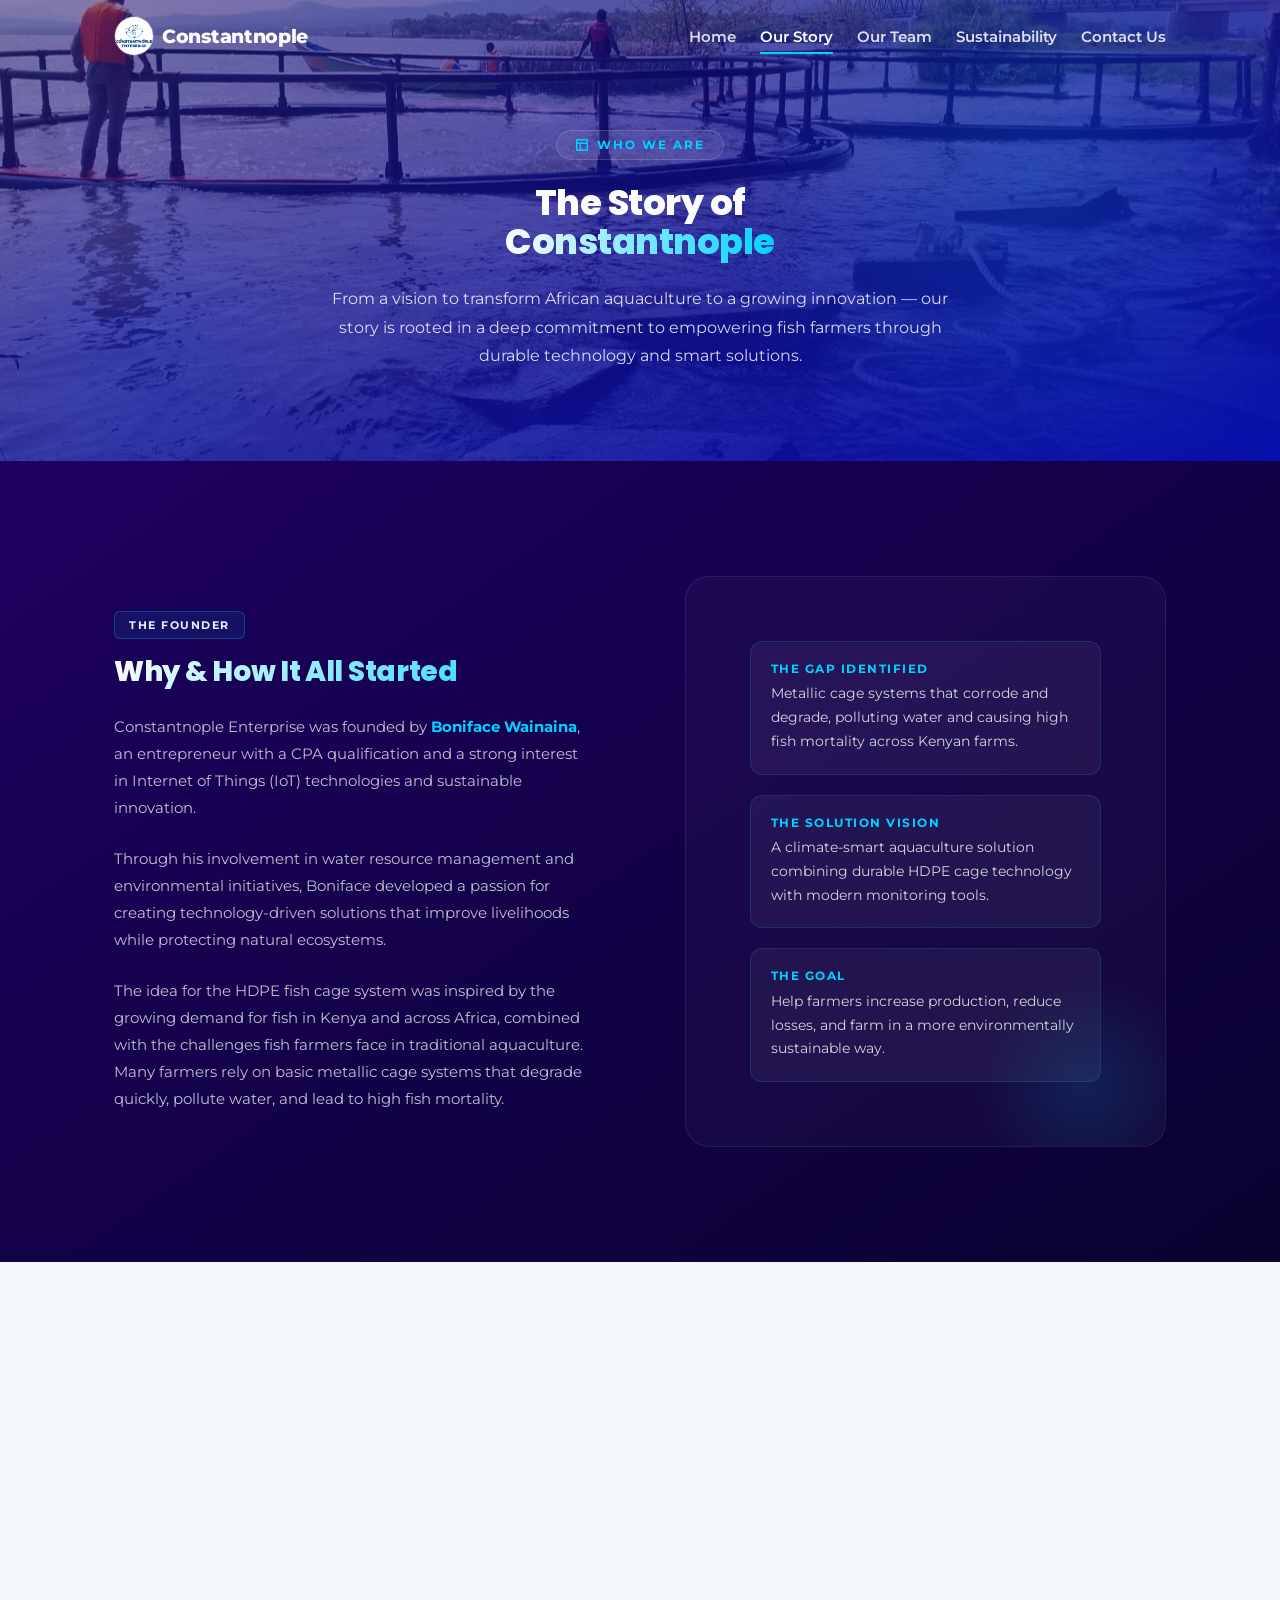
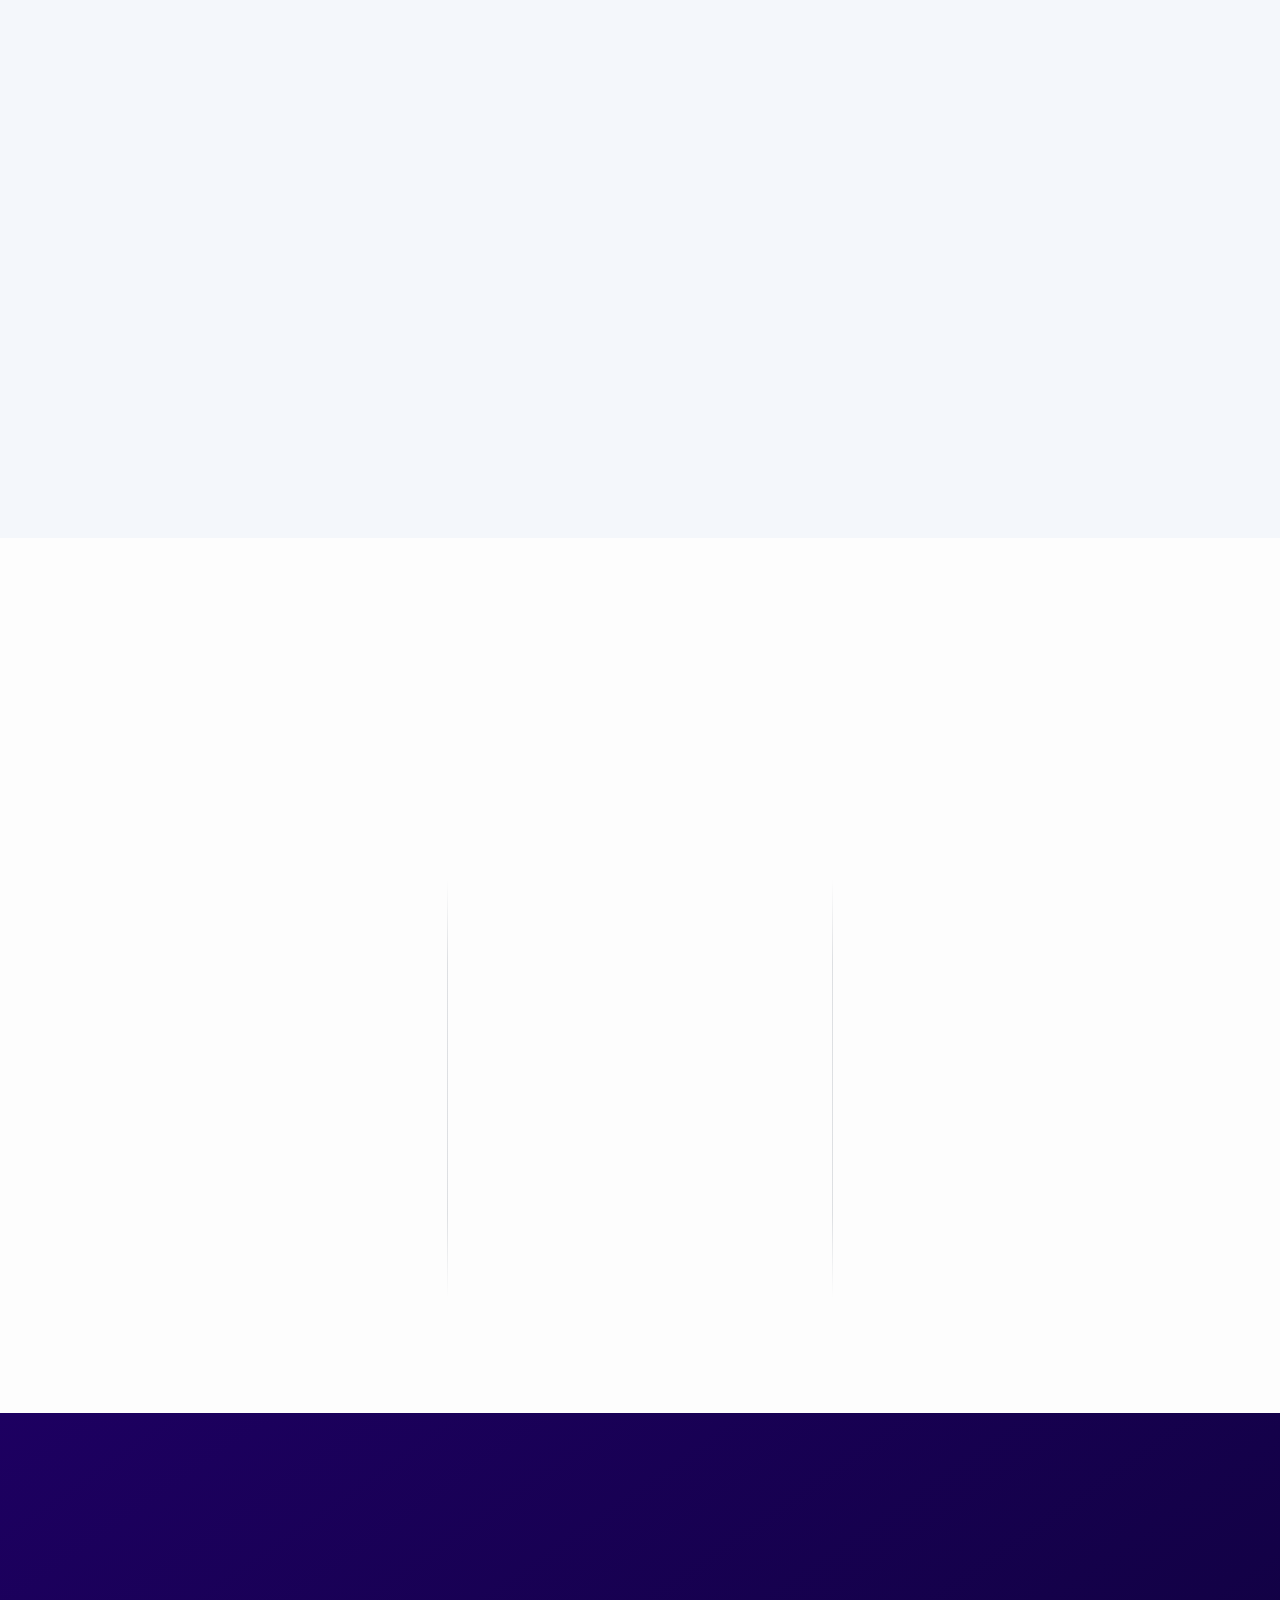
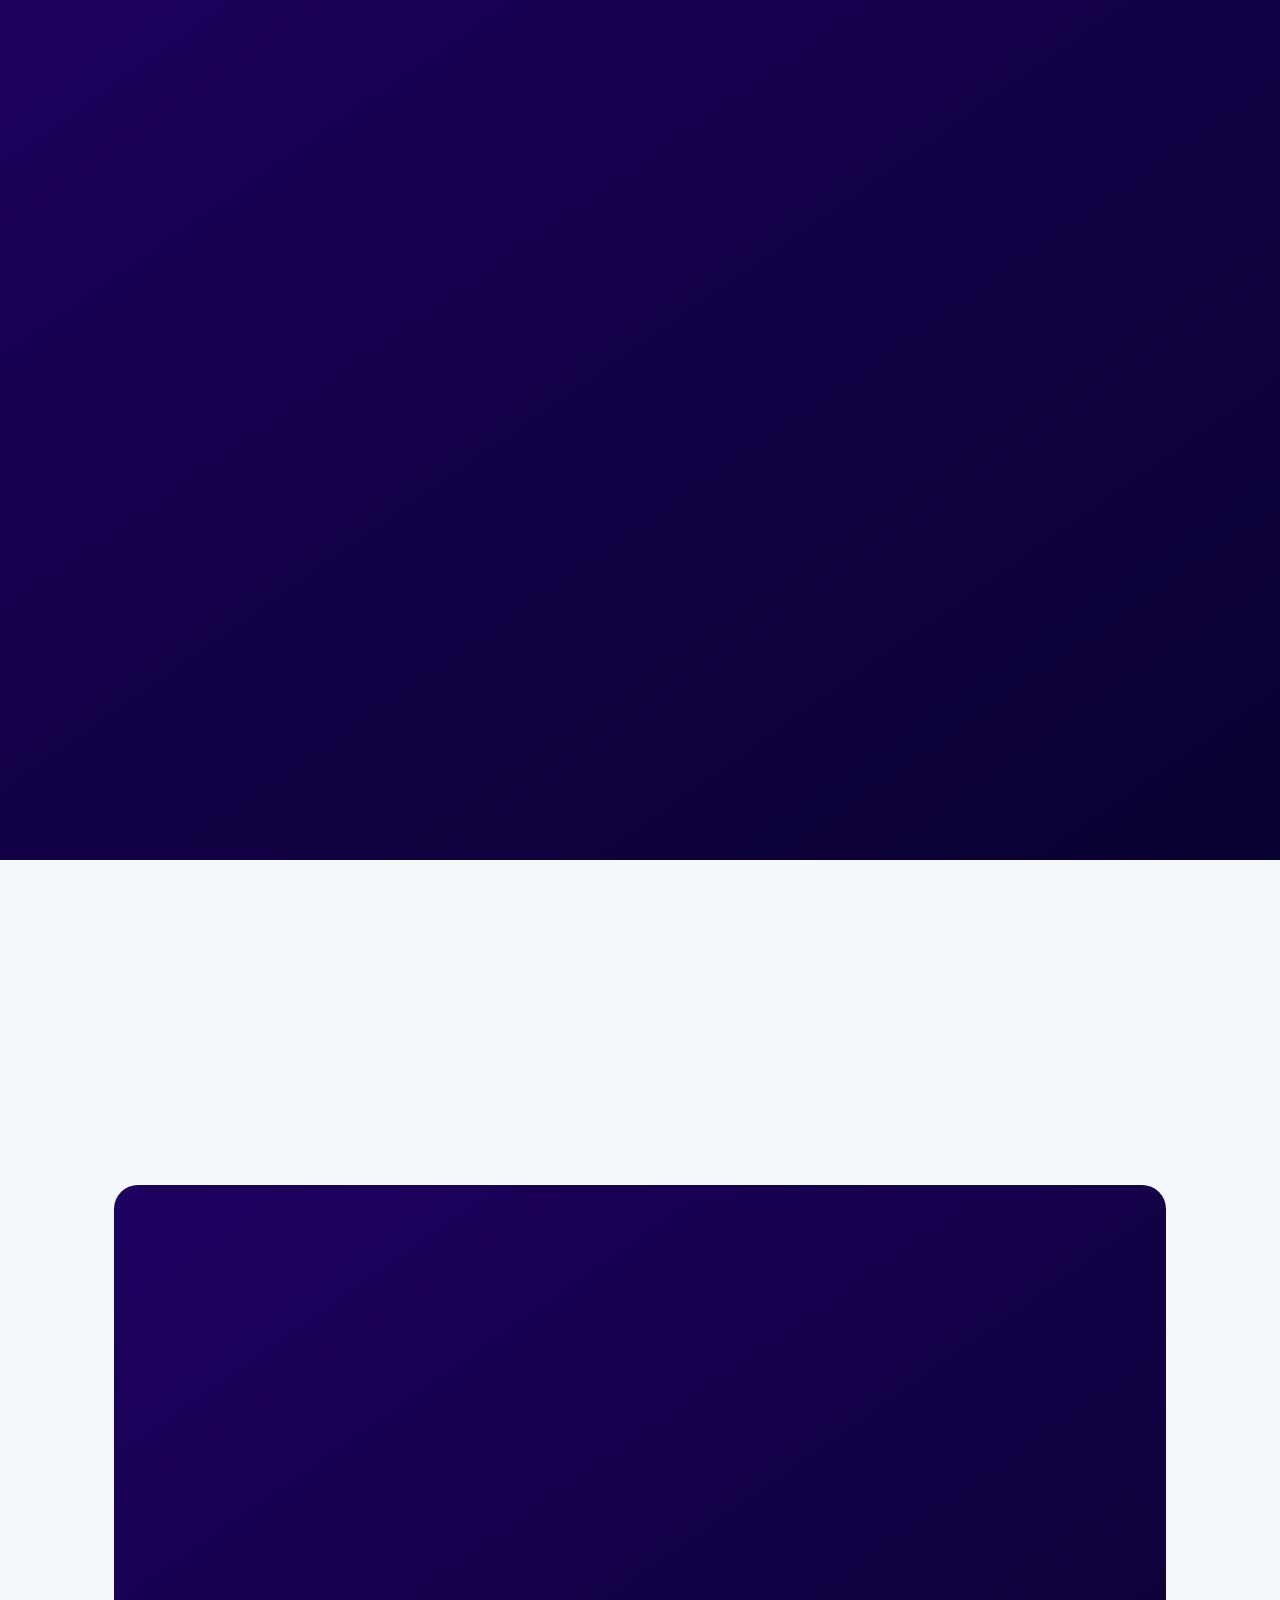
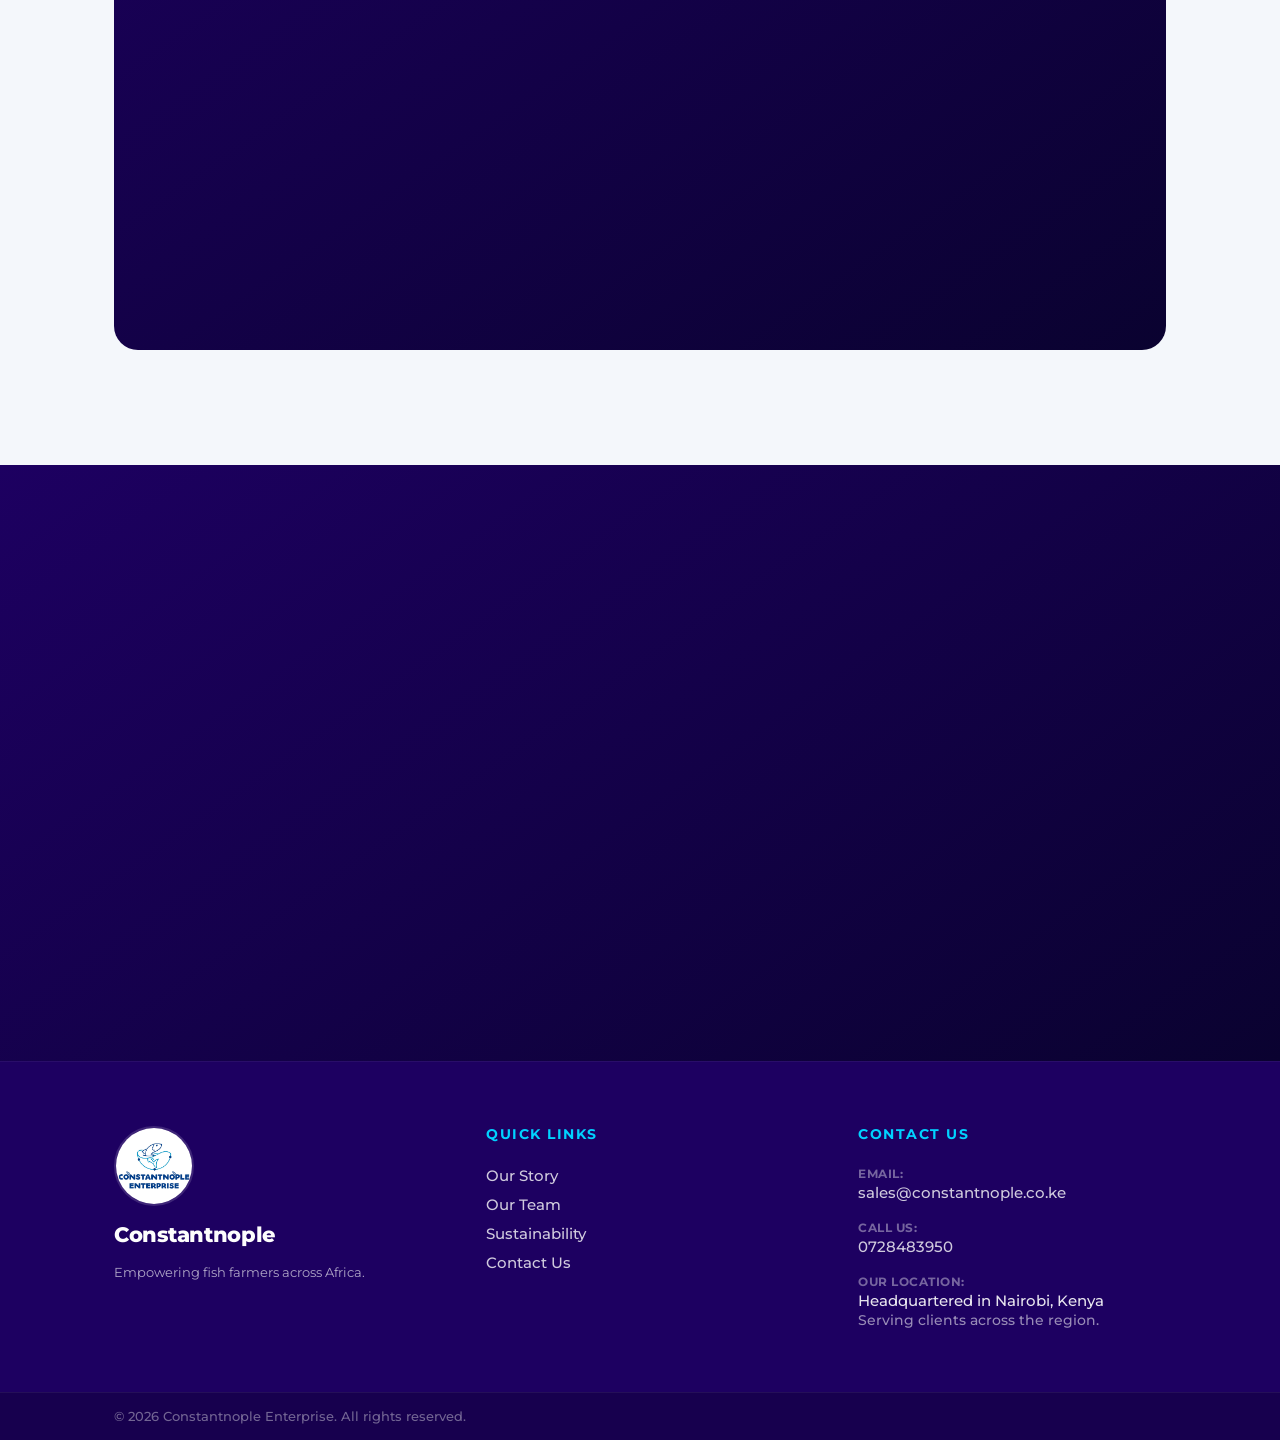
<file: our-history.html>
<!doctype html>
<html lang="en">
  <head>
    <meta charset="UTF-8" />
    <meta name="viewport" content="width=device-width, initial-scale=1.0" />
    <title>Our Story — Constantnople Enterprise</title>
    <link rel="stylesheet" href="assets/css/root.css" />
    <link rel="stylesheet" href="assets/css/menus.css" />
    <link rel="stylesheet" href="assets/css/inner-pages.css" />
  </head>
  <body>

    <!-- ============================================================
         HEADER
    ============================================================ -->
    <header class="main-header">
      <div class="header-container">
        <a href="index.html" class="header-brand-block">
          <img src="assets/imgs/logo.jpg" alt="Constantnople Logo" class="header-logo" />
          <span class="header-brand-name">Constantnople</span>
        </a>

        <nav class="header-nav-container">
          <ul class="header-nav-list">
            <li><a href="index.html" class="header-nav-link">Home</a></li>
            <li><a href="our-history.html" class="header-nav-link active">Our Story</a></li>
            <li><a href="our-team.html" class="header-nav-link">Our Team</a></li>
            <li><a href="sustainability.html" class="header-nav-link">Sustainability</a></li>
            <li><a href="contact.html" class="header-nav-link">Contact Us</a></li>
          </ul>
        </nav>

        <button class="mobile-nav-toggle" aria-label="Toggle Navigation Menu">
          <span class="hamburger-bar"></span>
          <span class="hamburger-bar"></span>
          <span class="hamburger-bar"></span>
        </button>
      </div>
    </header>

    <!-- ============================================================
         PAGE HERO
    ============================================================ -->
    <section class="page-hero">
      <div class="page-hero-inner">
        <span class="page-hero-badge">
          <svg width="14" height="14" viewBox="0 0 24 24" fill="none" stroke="currentColor" stroke-width="2.5" stroke-linecap="round" stroke-linejoin="round"><path d="M3 3h18v18H3z"/><path d="M3 9h18M9 21V9"/></svg>
          Who We Are
        </span>
        <h1>The Story of<br /><span class="text-glow">Constantnople</span></h1>
        <p>
          From a vision to transform African aquaculture to a growing innovation — our story is rooted
          in a deep commitment to empowering fish farmers through durable technology and smart solutions.
        </p>
      </div>
    </section>

    <main>

      <!-- ============================================================
           SECTION 1: FOUNDER STORY (dark)
      ============================================================ -->
      <section class="inner-section inner-section--dark">
        <div class="container">
          <div class="split-layout fade-up">
            <div class="split-content">
              <div class="section-eyebrow">The Founder</div>
              <h2>Why &amp; How It All Started</h2>
              <p>
                Constantnople Enterprise was founded by <strong style="color:var(--clr-accent-blue)">Boniface Wainaina</strong>,
                an entrepreneur with a CPA qualification and a strong interest in Internet of Things (IoT)
                technologies and sustainable innovation.
              </p>
              <p>
                Through his involvement in water resource management and environmental initiatives, Boniface
                developed a passion for creating technology-driven solutions that improve livelihoods while
                protecting natural ecosystems.
              </p>
              <p>
                The idea for the HDPE fish cage system was inspired by the growing demand for fish in Kenya
                and across Africa, combined with the challenges fish farmers face in traditional aquaculture.
                Many farmers rely on basic metallic cage systems that degrade quickly, pollute water, and
                lead to high fish mortality.
              </p>
            </div>
            <div class="visual-panel">
              <div style="width:100%;display:flex;flex-direction:column;gap:1.25rem;">
                <div style="background:rgba(255,255,255,0.05);border:1px solid rgba(0,210,255,0.15);border-radius:12px;padding:1.25rem;">
                  <p style="font-size:0.72rem;font-weight:700;text-transform:uppercase;letter-spacing:1.5px;color:var(--clr-accent-blue);margin-bottom:0.4rem;">The Gap Identified</p>
                  <p style="font-size:0.9rem;line-height:1.65;color:rgba(253,253,253,0.82);margin:0;">Metallic cage systems that corrode and degrade, polluting water and causing high fish mortality across Kenyan farms.</p>
                </div>
                <div style="background:rgba(255,255,255,0.05);border:1px solid rgba(0,210,255,0.15);border-radius:12px;padding:1.25rem;">
                  <p style="font-size:0.72rem;font-weight:700;text-transform:uppercase;letter-spacing:1.5px;color:var(--clr-accent-blue);margin-bottom:0.4rem;">The Solution Vision</p>
                  <p style="font-size:0.9rem;line-height:1.65;color:rgba(253,253,253,0.82);margin:0;">A climate-smart aquaculture solution combining durable HDPE cage technology with modern monitoring tools.</p>
                </div>
                <div style="background:rgba(255,255,255,0.05);border:1px solid rgba(0,210,255,0.15);border-radius:12px;padding:1.25rem;">
                  <p style="font-size:0.72rem;font-weight:700;text-transform:uppercase;letter-spacing:1.5px;color:var(--clr-accent-blue);margin-bottom:0.4rem;">The Goal</p>
                  <p style="font-size:0.9rem;line-height:1.65;color:rgba(253,253,253,0.82);margin:0;">Help farmers increase production, reduce losses, and farm in a more environmentally sustainable way.</p>
                </div>
              </div>
            </div>
          </div>
        </div>
      </section>

      <!-- ============================================================
           SECTION 2: CORE MISSION (tint)
      ============================================================ -->
      <section class="inner-section inner-section--tint">
        <div class="container">
          <div class="section-header fade-up">
            <span class="section-eyebrow">Why We Exist</span>
            <h2>Our Core Mission</h2>
            <p>
              Fish farmers across Kenya and Africa face real, costly challenges every day. Our solution
              was built specifically to address the problems that hurt their income and livelihoods most.
            </p>
          </div>

          <div class="split-layout">
            <div class="fade-left">
              <h3 style="font-family:var(--ff-heading);font-size:1.1rem;font-weight:700;color:var(--clr-dark-blue);margin-bottom:var(--space-md);">Challenges Fish Farmers Face</h3>
              <ul class="points-list">
                <li>
                  <span class="check-icon" style="background:#dc2626;">
                    <svg width="12" height="12" viewBox="0 0 24 24" fill="none" stroke="currentColor" stroke-width="3" stroke-linecap="round" stroke-linejoin="round"><line x1="18" y1="6" x2="6" y2="18"/><line x1="6" y1="6" x2="18" y2="18"/></svg>
                  </span>
                  High fish mortality from poor cage conditions and unmanaged water quality
                </li>
                <li>
                  <span class="check-icon" style="background:#dc2626;">
                    <svg width="12" height="12" viewBox="0 0 24 24" fill="none" stroke="currentColor" stroke-width="3" stroke-linecap="round" stroke-linejoin="round"><line x1="18" y1="6" x2="6" y2="18"/><line x1="6" y1="6" x2="18" y2="18"/></svg>
                  </span>
                  Cage systems that deteriorate quickly and require constant expensive repairs
                </li>
                <li>
                  <span class="check-icon" style="background:#dc2626;">
                    <svg width="12" height="12" viewBox="0 0 24 24" fill="none" stroke="currentColor" stroke-width="3" stroke-linecap="round" stroke-linejoin="round"><line x1="18" y1="6" x2="6" y2="18"/><line x1="6" y1="6" x2="18" y2="18"/></svg>
                  </span>
                  Poor water quality management leading to disease outbreaks
                </li>
                <li>
                  <span class="check-icon" style="background:#dc2626;">
                    <svg width="12" height="12" viewBox="0 0 24 24" fill="none" stroke="currentColor" stroke-width="3" stroke-linecap="round" stroke-linejoin="round"><line x1="18" y1="6" x2="6" y2="18"/><line x1="6" y1="6" x2="18" y2="18"/></svg>
                  </span>
                  Limited access to modern aquaculture technology and best practices
                </li>
              </ul>
            </div>
            <div class="fade-right">
              <h3 style="font-family:var(--ff-heading);font-size:1.1rem;font-weight:700;color:var(--clr-dark-blue);margin-bottom:var(--space-md);">What Our Solution Delivers</h3>
              <ul class="points-list">
                <li>
                  <span class="check-icon">
                    <svg width="12" height="12" viewBox="0 0 24 24" fill="none" stroke="currentColor" stroke-width="3" stroke-linecap="round" stroke-linejoin="round"><polyline points="20 6 9 17 4 12"/></svg>
                  </span>
                  Increased fish survival rates through better cage design and water circulation
                </li>
                <li>
                  <span class="check-icon">
                    <svg width="12" height="12" viewBox="0 0 24 24" fill="none" stroke="currentColor" stroke-width="3" stroke-linecap="round" stroke-linejoin="round"><polyline points="20 6 9 17 4 12"/></svg>
                  </span>
                  Improved farm productivity with durable HDPE cages and monitoring tools
                </li>
                <li>
                  <span class="check-icon">
                    <svg width="12" height="12" viewBox="0 0 24 24" fill="none" stroke="currentColor" stroke-width="3" stroke-linecap="round" stroke-linejoin="round"><polyline points="20 6 9 17 4 12"/></svg>
                  </span>
                  Reduced operational losses and lower maintenance costs
                </li>
                <li>
                  <span class="check-icon">
                    <svg width="12" height="12" viewBox="0 0 24 24" fill="none" stroke="currentColor" stroke-width="3" stroke-linecap="round" stroke-linejoin="round"><polyline points="20 6 9 17 4 12"/></svg>
                  </span>
                  Protected aquatic ecosystems supporting long-term food security
                </li>
              </ul>
            </div>
          </div>
        </div>
      </section>

      <!-- ============================================================
           SECTION 3: HOW THE IDEA EVOLVED — 3-card layout (white)
      ============================================================ -->
      <section class="inner-section inner-section--white">
        <div class="container">
          <div class="section-header fade-up">
            <span class="section-eyebrow">Key Milestones</span>
            <h2>How the Idea Evolved</h2>
            <p>
              From a concept sparked by the challenges fish farmers face to a growing innovation
              platform — here is how Constantnople Enterprise took shape.
            </p>
          </div>

          <div class="evolution-cards">

            <!-- CARD 1: THE IDEA -->
            <div class="evolution-card fade-up">
              <div class="evo-card-year">2023</div>
              <div class="evo-card-icon">
                <svg width="22" height="22" viewBox="0 0 24 24" fill="none" stroke="currentColor" stroke-width="2" stroke-linecap="round" stroke-linejoin="round"><circle cx="12" cy="12" r="10"/><line x1="12" y1="8" x2="12" y2="12"/><line x1="12" y1="16" x2="12.01" y2="16"/></svg>
              </div>
              <h3 class="evo-card-heading">The Idea</h3>
              <p class="evo-card-desc">
                Research revealed what fish farmers had long endured — metallic cage systems corroding,
                fish dying, and no way to monitor water quality remotely. The vision for a durable,
                tech-enabled cage system began to take shape.
              </p>
              <ul class="evo-card-steps">
                <li>Problem research &amp; farmer interviews</li>
                <li>HDPE cage concept developed</li>
                <li>First prototype built and tested</li>
              </ul>
            </div>

            <div class="evo-divider"></div>

            <!-- CARD 2: THE BUILD -->
            <div class="evolution-card fade-up fade-d2">
              <div class="evo-card-year">2023 – 2024</div>
              <div class="evo-card-icon">
                <svg width="22" height="22" viewBox="0 0 24 24" fill="none" stroke="currentColor" stroke-width="2" stroke-linecap="round" stroke-linejoin="round"><path d="M14.7 6.3a1 1 0 0 0 0 1.4l1.6 1.6a1 1 0 0 0 1.4 0l3.77-3.77a6 6 0 0 1-7.94 7.94l-6.91 6.91a2.12 2.12 0 0 1-3-3l6.91-6.91a6 6 0 0 1 7.94-7.94l-3.76 3.76z"/></svg>
              </div>
              <h3 class="evo-card-heading">The Build</h3>
              <p class="evo-card-desc">
                From concept to real water — the team tested structural stability, buoyancy, and
                UV resistance across multiple cage iterations. IoT sensors for pH, temperature,
                and dissolved oxygen were integrated into the system.
              </p>
              <ul class="evo-card-steps">
                <li>Frame &amp; buoyancy refinement</li>
                <li>IoT sensor integration</li>
                <li>Real-water durability testing</li>
              </ul>
            </div>

            <div class="evo-divider"></div>

            <!-- CARD 3: THE GROWTH -->
            <div class="evolution-card fade-up fade-d3">
              <div class="evo-card-year">2024 – 2025</div>
              <div class="evo-card-icon">
                <svg width="22" height="22" viewBox="0 0 24 24" fill="none" stroke="currentColor" stroke-width="2" stroke-linecap="round" stroke-linejoin="round"><polyline points="22 7 13.5 15.5 8.5 10.5 2 17"/><polyline points="16 7 22 7 22 13"/></svg>
              </div>
              <h3 class="evo-card-heading">The Growth</h3>
              <p class="evo-card-desc">
                Early adopters validated the system in real farms — reporting better cage durability
                and improved fish survival rates. Partnerships with aquaculture experts followed,
                and the company entered innovation and accelerator programs for scale.
              </p>
              <ul class="evo-card-steps">
                <li>First customers onboarded</li>
                <li>Expert partnerships formed</li>
                <li>Accelerator &amp; investor engagement</li>
              </ul>
            </div>

          </div>
        </div>
      </section>

      <!-- ============================================================
           SECTION 4: HOW WE HELP (dark)
      ============================================================ -->
      <section class="inner-section inner-section--dark">
        <div class="container">
          <div class="section-header fade-up">
            <span class="section-eyebrow">Our Impact</span>
            <h2>How Our Solution Makes Farmers' Lives Easier</h2>
            <p>
              Every design decision we make is aimed at reducing farmer stress, increasing productivity,
              and delivering practical, measurable results in the field.
            </p>
          </div>

          <div class="feature-cards-grid">
            <div class="feature-card fade-up fade-d1">
              <div class="feature-card-icon">
                <svg width="24" height="24" viewBox="0 0 24 24" fill="none" stroke="currentColor" stroke-width="2" stroke-linecap="round" stroke-linejoin="round"><path d="M12 22s8-4 8-10V5l-8-3-8 3v7c0 6 8 10 8 10z"/></svg>
              </div>
              <h3>Durability &amp; Longevity</h3>
              <p>HDPE cages are resistant to sunlight degradation, corrosion, and harsh aquatic conditions — far more durable than traditional metallic alternatives.</p>
            </div>

            <div class="feature-card fade-up fade-d2">
              <div class="feature-card-icon">
                <svg width="24" height="24" viewBox="0 0 24 24" fill="none" stroke="currentColor" stroke-width="2" stroke-linecap="round" stroke-linejoin="round"><path d="M20.84 4.61a5.5 5.5 0 0 0-7.78 0L12 5.67l-1.06-1.06a5.5 5.5 0 0 0-7.78 7.78l1.06 1.06L12 21.23l7.78-7.78 1.06-1.06a5.5 5.5 0 0 0 0-7.78z"/></svg>
              </div>
              <h3>Improved Fish Health</h3>
              <p>The cage design supports better water circulation and optimal environmental conditions for consistent, healthy fish growth throughout the season.</p>
            </div>

            <div class="feature-card fade-up fade-d3">
              <div class="feature-card-icon">
                <svg width="24" height="24" viewBox="0 0 24 24" fill="none" stroke="currentColor" stroke-width="2" stroke-linecap="round" stroke-linejoin="round"><line x1="12" y1="1" x2="12" y2="23"/><path d="M17 5H9.5a3.5 3.5 0 0 0 0 7h5a3.5 3.5 0 0 1 0 7H6"/></svg>
              </div>
              <h3>Reduced Maintenance Costs</h3>
              <p>Farmers spend significantly less time and money repairing cages compared to traditional metallic structures, freeing resources to invest in growth.</p>
            </div>

            <div class="feature-card fade-up fade-d1">
              <div class="feature-card-icon">
                <svg width="24" height="24" viewBox="0 0 24 24" fill="none" stroke="currentColor" stroke-width="2" stroke-linecap="round" stroke-linejoin="round"><rect x="2" y="3" width="20" height="14" rx="2" ry="2"/><line x1="8" y1="21" x2="16" y2="21"/><line x1="12" y1="17" x2="12" y2="21"/></svg>
              </div>
              <h3>Better Farm Management</h3>
              <p>IoT monitoring tools provide farmers with real-time insights into water quality, fish conditions, and threshold alerts — enabling proactive decisions.</p>
            </div>

            <div class="feature-card fade-up fade-d2">
              <div class="feature-card-icon">
                <svg width="24" height="24" viewBox="0 0 24 24" fill="none" stroke="currentColor" stroke-width="2" stroke-linecap="round" stroke-linejoin="round"><polyline points="22 7 13.5 15.5 8.5 10.5 2 17"/><polyline points="16 7 22 7 22 13"/></svg>
              </div>
              <h3>Higher Productivity</h3>
              <p>Farmers can increase fish yields while reducing losses due to disease or environmental stress, building more profitable and scalable operations.</p>
            </div>

            <div class="feature-card fade-up fade-d3">
              <div class="feature-card-icon">
                <svg width="24" height="24" viewBox="0 0 24 24" fill="none" stroke="currentColor" stroke-width="2" stroke-linecap="round" stroke-linejoin="round"><circle cx="12" cy="12" r="10"/><polyline points="12 6 12 12 16 14"/></svg>
              </div>
              <h3>Long-Term Support</h3>
              <p>Beyond the cage, we provide technical training, farmer support, and ongoing innovation to ensure every customer continues to succeed over time.</p>
            </div>
          </div>
        </div>
      </section>

      <!-- ============================================================
           SECTION 5: FUTURE VISION (tint)
      ============================================================ -->
      <section class="inner-section inner-section--tint">
        <div class="container">
          <div class="section-header fade-up">
            <span class="section-eyebrow">Looking Forward</span>
            <h2>Future Vision &amp; Roadmap</h2>
            <p>
              Our long-term vision is to scale this solution across Kenya and the broader African
              aquaculture sector. Here is where we are heading.
            </p>
          </div>

          <div style="background:linear-gradient(145deg,var(--clr-dark-blue) 0%,#0a0230 100%);border-radius:var(--radius-lg);padding:var(--space-xl);">
          <div class="roadmap-grid">

            <div class="roadmap-card fade-up fade-d1">
              <div class="roadmap-num">01</div>
              <h3>Expanded Production</h3>
              <p>Scaling cage production capacity to meet growing demand from fish farming cooperatives and individual farmers across Kenya.</p>
            </div>

            <div class="roadmap-card fade-up fade-d2">
              <div class="roadmap-num">02</div>
              <h3>Advanced Monitoring</h3>
              <p>Integrating advanced monitoring technologies including dissolved oxygen sensors and AI-powered predictive analytics for farm management.</p>
            </div>

            <div class="roadmap-card fade-up fade-d3">
              <div class="roadmap-num">03</div>
              <h3>Digital Platform</h3>
              <p>Developing a comprehensive digital farm management platform with historical data, date filters, and real-time threshold alerting.</p>
            </div>

            <div class="roadmap-card fade-up fade-d1">
              <div class="roadmap-num">04</div>
              <h3>Cooperative Partnerships</h3>
              <p>Building strategic partnerships with fish farming cooperatives to reach more smallholder farmers and drive collective impact at scale.</p>
            </div>

            <div class="roadmap-card fade-up fade-d2">
              <div class="roadmap-num">05</div>
              <h3>Pan-African Expansion</h3>
              <p>Supporting sustainable seafood production across Africa by expanding our technology solutions beyond Kenya to the broader continent.</p>
            </div>

            <div class="roadmap-card fade-up fade-d3">
              <div class="roadmap-num">06</div>
              <h3>Investment &amp; Growth</h3>
              <p>Engaging investors and development organizations to accelerate the growth of the blue economy technology ecosystem we are building.</p>
            </div>

          </div>
          </div>
        </div>
      </section>

      <!-- ============================================================
           SECTION 6: COMMITMENT CALLOUT (dark)
      ============================================================ -->
      <section class="inner-section inner-section--dark">
        <div class="container">
          <div class="commitment-callout fade-up">
            <h2>Every Cage Tells a Story</h2>
            <p>
              Each HDPE fish cage we build represents the vision of a founder who saw a gap and chose
              to fill it — not just with a product, but with a mission. A mission to transform
              aquaculture, empower farmers, and build a blue economy that works for everyone.
            </p>
            <span class="callout-tag">
              Constantnople Enterprise — Engineering Sustainable Aquaculture for Future Generations.
            </span>
          </div>
        </div>
      </section>

    </main>

    <!-- ============================================================
         FOOTER
    ============================================================ -->
    <footer class="main-footer scroll-reveal">
      <div class="footer-container">
        <div class="footer-area footer-brand-block">
          <div class="footer-logo-identity">
            <img src="assets/imgs/logo.jpg" alt="Constantnople Logo" class="footer-brand-logo" />
            <span class="footer-brand-name">Constantnople</span>
          </div>
          <p class="footer-brand-tagline">Empowering fish farmers across Africa.</p>
        </div>

        <div class="footer-area footer-links-block">
          <h3 class="footer-heading">Quick Links</h3>
          <ul class="footer-links-list">
            <li><a href="our-history.html" class="footer-interactive-link">Our Story</a></li>
            <li><a href="our-team.html" class="footer-interactive-link">Our Team</a></li>
            <li><a href="sustainability.html" class="footer-interactive-link">Sustainability</a></li>
            <li><a href="contact.html" class="footer-interactive-link">Contact Us</a></li>
          </ul>
        </div>

        <div class="footer-area footer-contact-block">
          <h3 class="footer-heading">Contact Us</h3>
          <div class="footer-contact-matrix">
            <div class="footer-contact-item">
              <span class="contact-label">Email:</span>
              <a href="mailto:sales@constantnople.co.ke" class="footer-interactive-link">sales@constantnople.co.ke</a>
            </div>
            <div class="footer-contact-item">
              <span class="contact-label">Call us:</span>
              <a href="tel:0728483950" class="footer-interactive-link">0728483950</a>
            </div>
            <div class="footer-contact-item">
              <span class="contact-label">Our Location:</span>
              <p class="contact-plain-text">Headquartered in Nairobi, Kenya</p>
              <p class="contact-sub-text">Serving clients across the region.</p>
            </div>
          </div>
        </div>
      </div>

      <div class="footer-bottom-bar">
        <div class="footer-bottom-container">
          <p>&copy; 2026 Constantnople Enterprise. All rights reserved.</p>
        </div>
      </div>
    </footer>

    <script src="assets/js/inner-pages.js"></script>
    <script src="assets/js/menu.js"></script>
  </body>
</html>
</file>
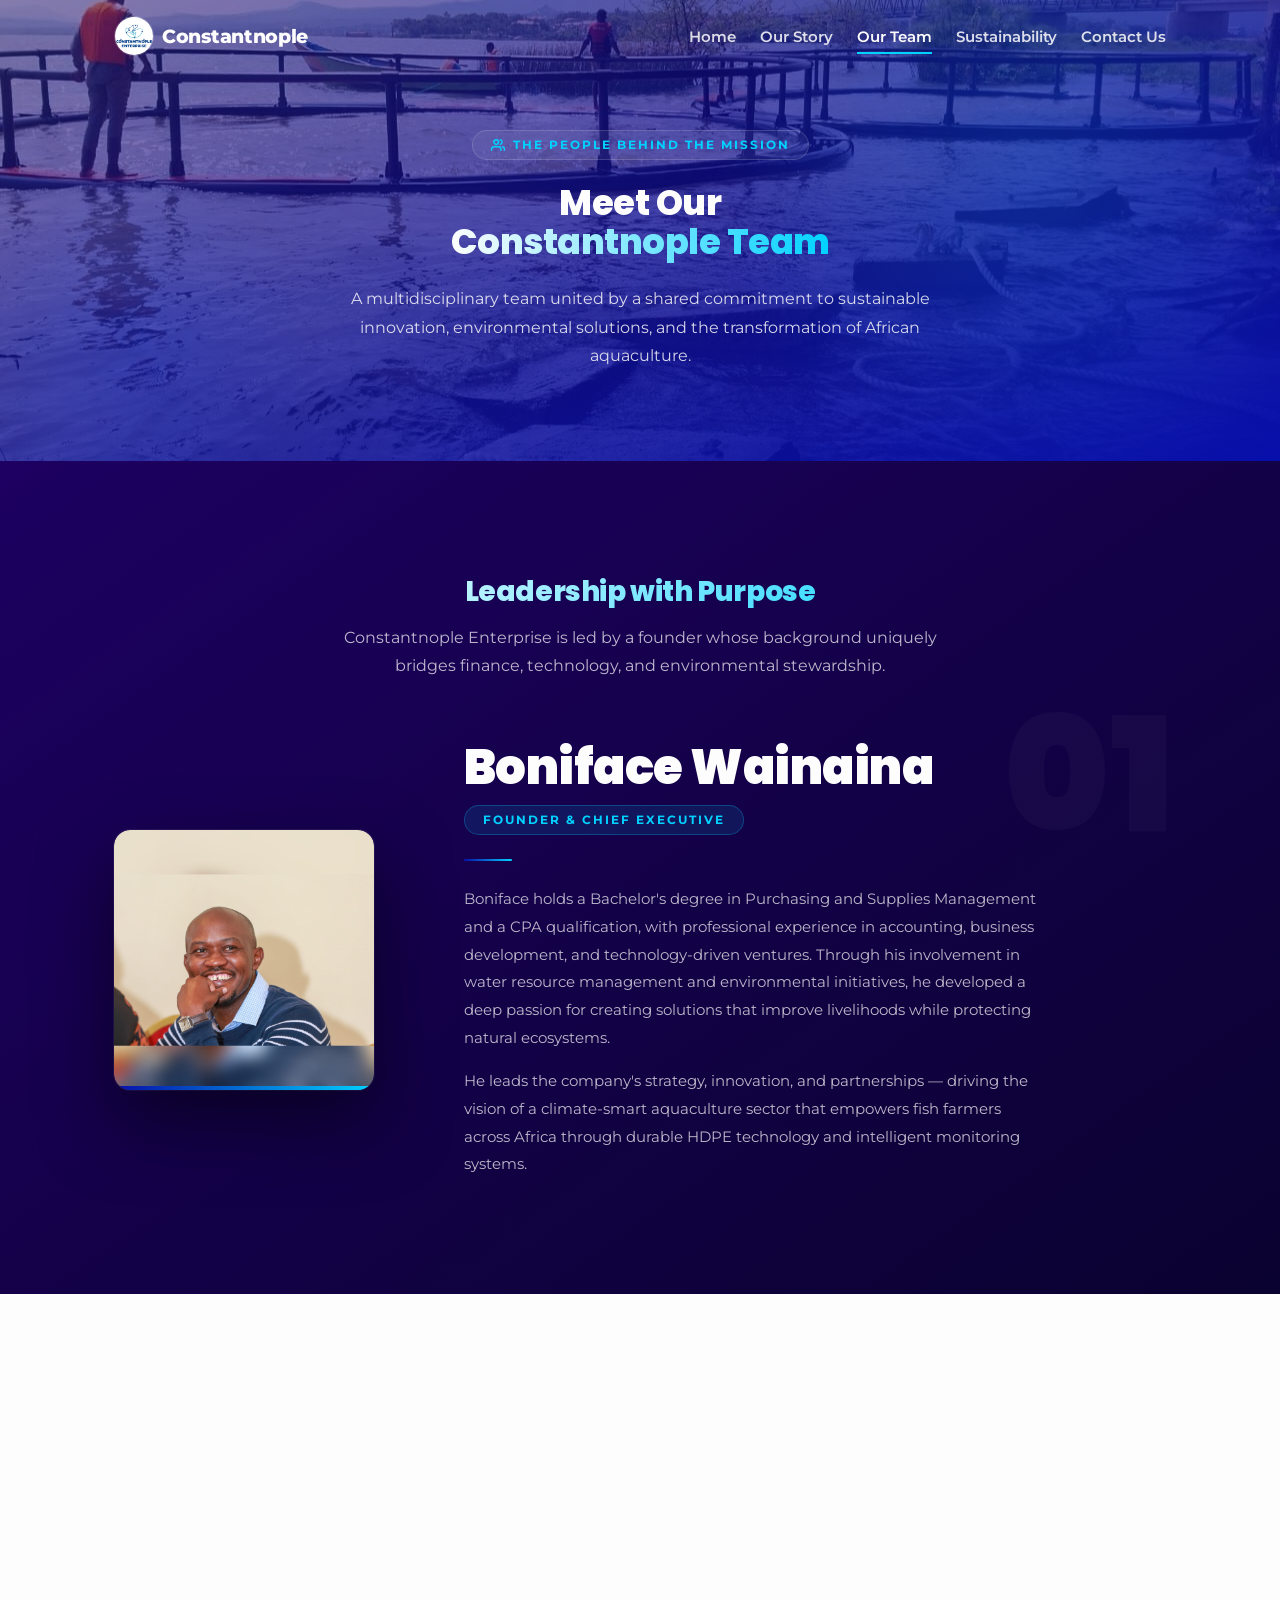
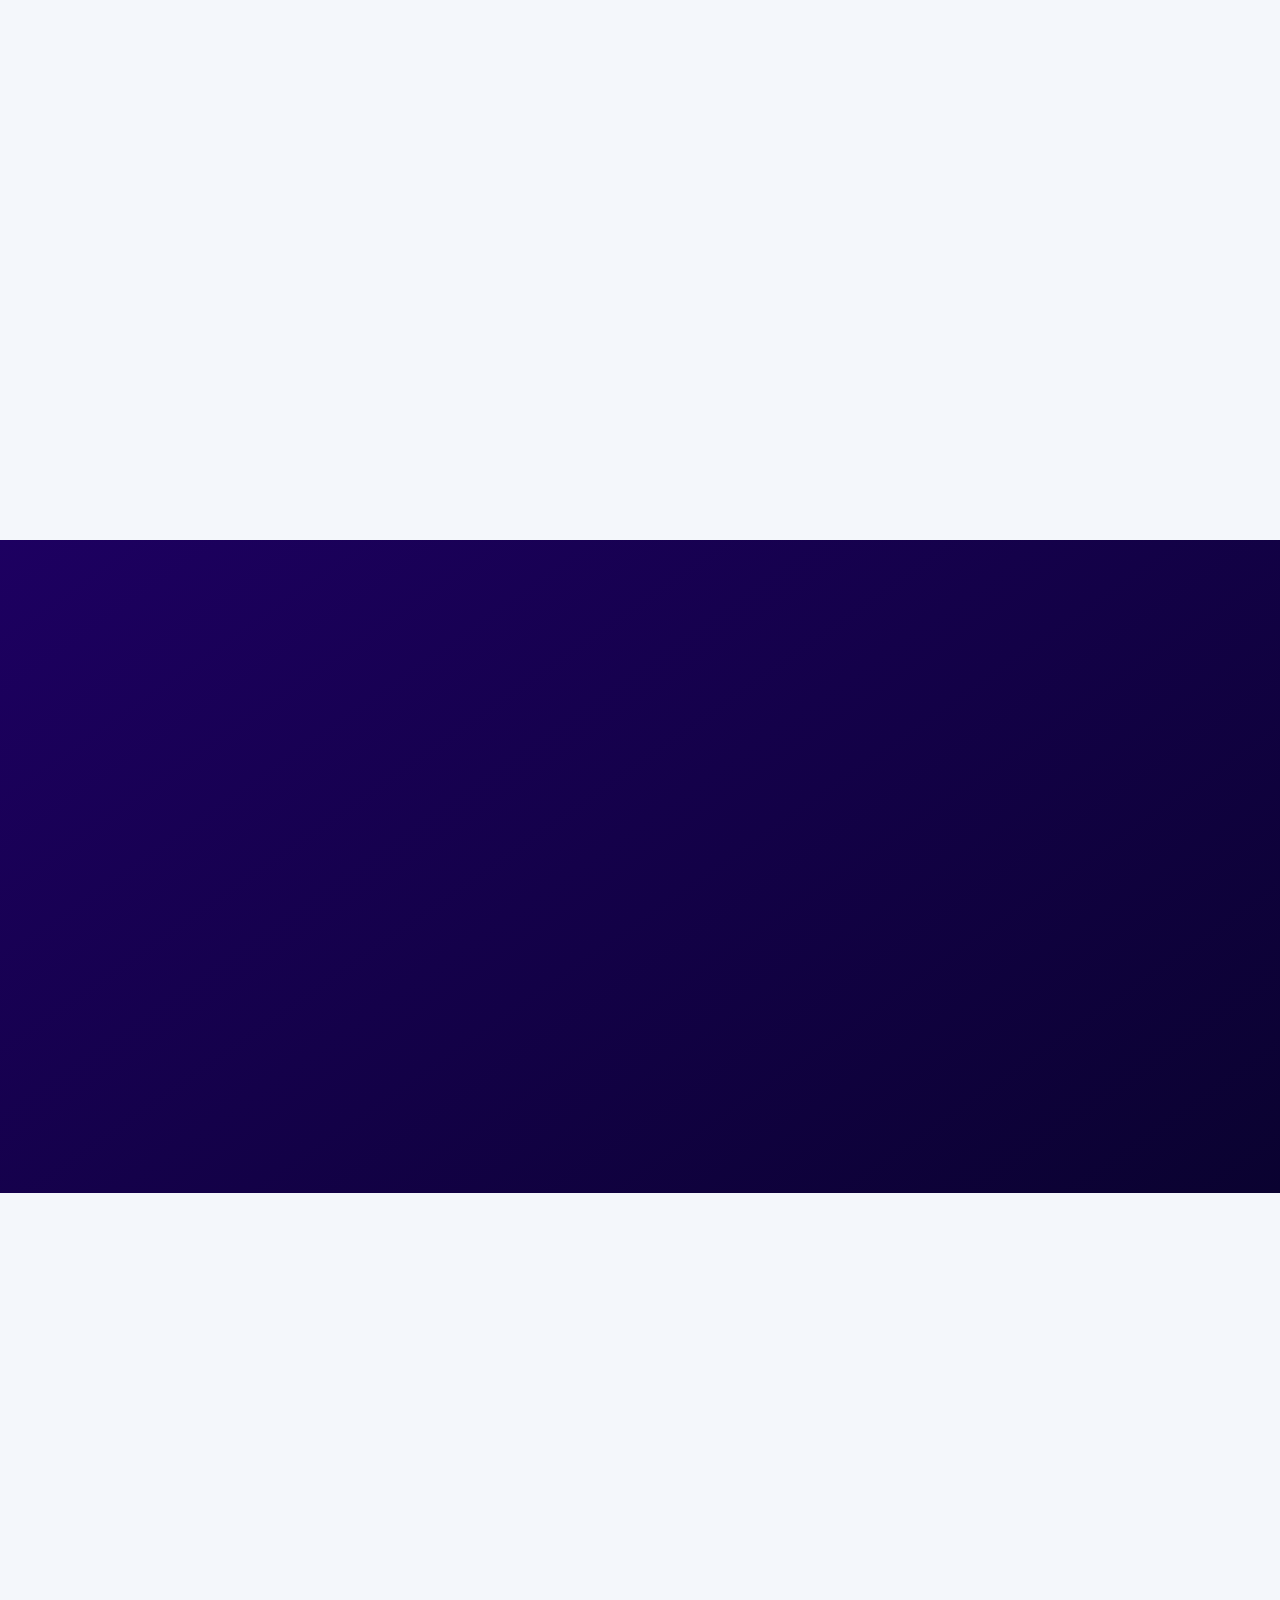
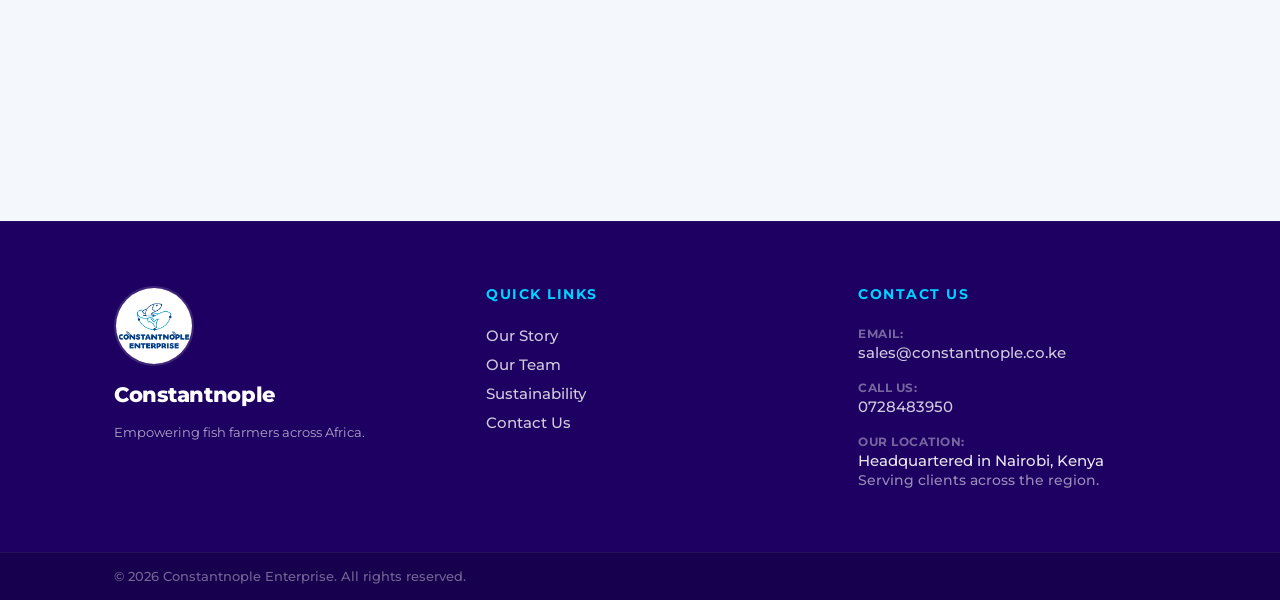
<file: our-team.html>
<!doctype html>
<html lang="en">
  <head>
    <meta charset="UTF-8" />
    <meta name="viewport" content="width=device-width, initial-scale=1.0" />
    <title>Our Team — Constantnople Enterprise</title>
    <link rel="stylesheet" href="assets/css/root.css" />
    <link rel="stylesheet" href="assets/css/menus.css" />
    <link rel="stylesheet" href="assets/css/inner-pages.css" />
  </head>
  <body>
    <!-- ============================================================
         HEADER
    ============================================================ -->
    <header class="main-header">
      <div class="header-container">
        <a href="index.html" class="header-brand-block">
          <img
            src="assets/imgs/logo.jpg"
            alt="Constantnople Logo"
            class="header-logo"
          />
          <span class="header-brand-name">Constantnople</span>
        </a>

        <nav class="header-nav-container">
          <ul class="header-nav-list">
            <li><a href="index.html" class="header-nav-link">Home</a></li>
            <li>
              <a href="our-history.html" class="header-nav-link">Our Story</a>
            </li>
            <li>
              <a href="our-team.html" class="header-nav-link active"
                >Our Team</a
              >
            </li>
            <li>
              <a href="sustainability.html" class="header-nav-link"
                >Sustainability</a
              >
            </li>
            <li>
              <a href="contact.html" class="header-nav-link">Contact Us</a>
            </li>
          </ul>
        </nav>

        <button class="mobile-nav-toggle" aria-label="Toggle Navigation Menu">
          <span class="hamburger-bar"></span>
          <span class="hamburger-bar"></span>
          <span class="hamburger-bar"></span>
        </button>
      </div>
    </header>

    <!-- ============================================================
         PAGE HERO
    ============================================================ -->
    <section class="page-hero">
      <div class="page-hero-inner">
        <span class="page-hero-badge">
          <svg
            width="14"
            height="14"
            viewBox="0 0 24 24"
            fill="none"
            stroke="currentColor"
            stroke-width="2.5"
            stroke-linecap="round"
            stroke-linejoin="round"
          >
            <path d="M17 21v-2a4 4 0 0 0-4-4H5a4 4 0 0 0-4 4v2" />
            <circle cx="9" cy="7" r="4" />
            <path d="M23 21v-2a4 4 0 0 0-3-3.87" />
            <path d="M16 3.13a4 4 0 0 1 0 7.75" />
          </svg>
          The People Behind the Mission
        </span>
        <h1>Meet Our<br /><span class="text-glow">Constantnople Team</span></h1>
        <p>
          A multidisciplinary team united by a shared commitment to sustainable
          innovation, environmental solutions, and the transformation of African
          aquaculture.
        </p>
      </div>
    </section>

    <main>
      <!-- ============================================================
           SECTION 1: FOUNDER (dark)
      ============================================================ -->
      <section class="inner-section inner-section--dark">
        <div class="container">
          <div class="section-header fade-up">
            <h2>Leadership with Purpose</h2>
            <p>
              Constantnople Enterprise is led by a founder whose background
              uniquely bridges finance, technology, and environmental
              stewardship.
            </p>
          </div>

          <div class="founder-card fade-up">
            <div class="founder-avatar">
              <img
                src="assets/imgs/teams/bonifade.jpg"
                alt="Boniface Wainaina"
              />
            </div>
            <div class="founder-info">
              <h2>Boniface Wainaina</h2>
              <span class="founder-role">Founder &amp; Chief Executive</span>
              <div class="founder-divider"></div>
              <p>
                Boniface holds a Bachelor's degree in Purchasing and Supplies
                Management and a CPA qualification, with professional experience
                in accounting, business development, and technology-driven
                ventures. Through his involvement in water resource management
                and environmental initiatives, he developed a deep passion for
                creating solutions that improve livelihoods while protecting
                natural ecosystems.
              </p>
              <p>
                He leads the company's strategy, innovation, and partnerships —
                driving the vision of a climate-smart aquaculture sector that
                empowers fish farmers across Africa through durable HDPE
                technology and intelligent monitoring systems.
              </p>
            </div>
          </div>
        </div>
      </section>

      <!-- ============================================================
           SECTION 2: TEAM GRID (white)
      ============================================================ -->
      <section class="inner-section inner-section--white">
        <div class="container">
          <div class="section-header fade-up">
            <h2>The Experts Behind Our Innovation</h2>
            <p>
              Boniface works alongside a multidisciplinary team with diverse
              expertise spanning finance, technology, consulting, and
              communications — all united by a shared mission.
            </p>
          </div>

          <div class="team-grid">
            <div class="team-card fade-up fade-d1">
              <div class="team-avatar">
                <img src="assets/imgs/logo.jpg" alt="Joseph Kariuki" />
              </div>
              <h3>Joseph Kariuki</h3>
              <div class="team-card-role">Financial Management · CPA</div>
              <p>
                Brings certified public accounting expertise to ensure rigorous
                financial governance, reporting, and investor-ready business
                planning across all company operations.
              </p>
            </div>

            <div class="team-card fade-up fade-d2">
              <div class="team-avatar">
                <img src="assets/imgs/logo.jpg" alt="Sophia Katerinis" />
              </div>
              <h3>Sophia Katerinis</h3>
              <div class="team-card-role">Consultant</div>
              <p>
                Provides strategic consulting to guide product positioning,
                market entry, and stakeholder engagement — helping shape the
                commercial direction of the company.
              </p>
            </div>

            <div class="team-card fade-up fade-d3">
              <div class="team-avatar">
                <img src="assets/imgs/teams/Ghina.png" alt="Ghina Ajour" />
              </div>
              <h3>Ghina Ajour</h3>
              <div class="team-card-role">Web Development</div>
              <p>
                Leads the design and development of Constantnople's digital
                presence, building the platforms and interfaces through which
                farmers and partners engage with the brand.
              </p>
            </div>

            <div class="team-card fade-up fade-d1">
              <div class="team-avatar">
                <img
                  src="assets/imgs/teams/kazeem_oluwaseyi.png"
                  alt="Kazeem Oluwaseyi"
                />
              </div>
              <h3>Kazeem Oluwaseyi</h3>
              <div class="team-card-role">Web Developer</div>
              <p>
                Develops and maintains Constantnople's digital platforms —
                delivering a fast, modern, and accessible web experience for
                farmers and partners across Africa.
              </p>
            </div>

            <div class="team-card fade-up fade-d2">
              <div class="team-avatar">
                <img src="assets/imgs/logo.jpg" alt="Daniel Atkinson" />
              </div>
              <h3>Daniel Atkinson</h3>
              <div class="team-card-role">Grants Writing</div>
              <p>
                Specialises in identifying and securing funding opportunities
                through grant writing, connecting Constantnople with development
                organisations and impact investors.
              </p>
            </div>

            <div class="team-card fade-up fade-d3">
              <div class="team-avatar">
                <img src="assets/imgs/logo.jpg" alt="Felix Nyabuto" />
              </div>
              <h3>Felix Nyabuto</h3>
              <div class="team-card-role">IoT Engineering</div>
              <p>
                Leads the development and integration of IoT sensor systems —
                building the real-time data collection and monitoring
                intelligence at the heart of our aquaculture platform.
              </p>
            </div>
          </div>
        </div>
      </section>

      <!-- ============================================================
           SECTION 3: VALUES (tint)
      ============================================================ -->
      <section class="inner-section inner-section--tint">
        <div class="container">
          <div class="section-header fade-up">
            <span class="section-eyebrow">What Unites Us</span>
            <h2>Our Shared Values</h2>
            <p>
              Across disciplines and roles, every member of the Constantnople
              team is driven by the same core principles.
            </p>
          </div>

          <div class="feature-cards-grid">
            <div class="feature-card fade-up fade-d1">
              <div class="feature-card-icon">
                <svg
                  width="24"
                  height="24"
                  viewBox="0 0 24 24"
                  fill="none"
                  stroke="currentColor"
                  stroke-width="2"
                  stroke-linecap="round"
                  stroke-linejoin="round"
                >
                  <polygon
                    points="12 2 15.09 8.26 22 9.27 17 14.14 18.18 21.02 12 17.77 5.82 21.02 7 14.14 2 9.27 8.91 8.26 12 2"
                  />
                </svg>
              </div>
              <h3>Sustainable Innovation</h3>
              <p>
                We build solutions that are durable, environmentally
                responsible, and designed to create lasting impact — not
                short-term fixes.
              </p>
            </div>

            <div class="feature-card fade-up fade-d2">
              <div class="feature-card-icon">
                <svg
                  width="24"
                  height="24"
                  viewBox="0 0 24 24"
                  fill="none"
                  stroke="currentColor"
                  stroke-width="2"
                  stroke-linecap="round"
                  stroke-linejoin="round"
                >
                  <path d="M17 21v-2a4 4 0 0 0-4-4H5a4 4 0 0 0-4 4v2" />
                  <circle cx="9" cy="7" r="4" />
                  <path d="M23 21v-2a4 4 0 0 0-3-3.87" />
                  <path d="M16 3.13a4 4 0 0 1 0 7.75" />
                </svg>
              </div>
              <h3>Farmer-First Thinking</h3>
              <p>
                Every decision starts with the farmer. We listen, learn from
                early adopters, and build solutions that solve real problems in
                the field.
              </p>
            </div>

            <div class="feature-card fade-up fade-d3">
              <div class="feature-card-icon">
                <svg
                  width="24"
                  height="24"
                  viewBox="0 0 24 24"
                  fill="none"
                  stroke="currentColor"
                  stroke-width="2"
                  stroke-linecap="round"
                  stroke-linejoin="round"
                >
                  <path d="M12 22s8-4 8-10V5l-8-3-8 3v7c0 6 8 10 8 10z" />
                </svg>
              </div>
              <h3>Environmental Responsibility</h3>
              <p>
                We believe that protecting aquatic ecosystems is not optional —
                it is essential to the long-term viability of the aquaculture
                industry we serve.
              </p>
            </div>
          </div>
        </div>
      </section>

      <!-- ============================================================
           SECTION 4: COMPANY NAME MEANING (dark)
      ============================================================ -->
      <section class="inner-section inner-section--dark">
        <div class="container">
          <div class="section-header fade-up">
            <span class="section-eyebrow">Our Identity</span>
          </div>

          <div class="company-name-block fade-up">
            <h2>
              What Does <span class="text-glow">Constantnople</span> Mean?
            </h2>
            <p>
              The name <strong>Constantnople Enterprise</strong> symbolises
              strength, resilience, and strategic growth. Historically,
              Constantinople was known as a centre of trade, innovation, and
              connection between regions — a crossroads of ideas, commerce, and
              progress.
            </p>
            <p
              style="
                margin-top: var(--space-md);
                color: rgba(253, 253, 253, 0.78);
                font-size: 0.97rem;
                line-height: 1.78;
                max-width: 700px;
                margin-left: auto;
                margin-right: auto;
                position: relative;
                z-index: 2;
              "
            >
              Similarly, our company aims to become a hub of innovation in
              sustainable technologies — connecting modern engineering solutions
              with industries such as aquaculture, environmental management, and
              the circular economy. The name reflects our ambition to build
              solutions that are durable, impactful, and transformative for
              generations to come.
            </p>
          </div>
        </div>
      </section>

      <!-- ============================================================
           SECTION 5: CTA (tint)
      ============================================================ -->
      <section class="inner-section inner-section--tint">
        <div class="container">
          <div
            class="commitment-callout fade-up"
            style="
              background: linear-gradient(
                135deg,
                var(--clr-dark-blue) 0%,
                var(--clr-royal-blue) 100%
              );
            "
          >
            <h2>Ready to Work With Us?</h2>
            <p>
              Whether you are a fish farmer, investor, research institution, or
              development organisation — we would love to connect. Together, we
              can build a smarter, more resilient, and more sustainable blue
              economy.
            </p>
            <div
              style="
                margin-top: var(--space-lg);
                position: relative;
                z-index: 2;
              "
            >
              <a href="contact.html" class="btn-cta">Get In Touch</a>
            </div>
          </div>
        </div>
      </section>
    </main>

    <!-- ============================================================
         FOOTER
    ============================================================ -->
    <footer class="main-footer scroll-reveal">
      <div class="footer-container">
        <div class="footer-area footer-brand-block">
          <div class="footer-logo-identity">
            <img
              src="assets/imgs/logo.jpg"
              alt="Constantnople Logo"
              class="footer-brand-logo"
            />
            <span class="footer-brand-name">Constantnople</span>
          </div>
          <p class="footer-brand-tagline">
            Empowering fish farmers across Africa.
          </p>
        </div>

        <div class="footer-area footer-links-block">
          <h3 class="footer-heading">Quick Links</h3>
          <ul class="footer-links-list">
            <li>
              <a href="our-history.html" class="footer-interactive-link"
                >Our Story</a
              >
            </li>
            <li>
              <a href="our-team.html" class="footer-interactive-link"
                >Our Team</a
              >
            </li>
            <li>
              <a href="sustainability.html" class="footer-interactive-link"
                >Sustainability</a
              >
            </li>
            <li>
              <a href="contact.html" class="footer-interactive-link"
                >Contact Us</a
              >
            </li>
          </ul>
        </div>

        <div class="footer-area footer-contact-block">
          <h3 class="footer-heading">Contact Us</h3>
          <div class="footer-contact-matrix">
            <div class="footer-contact-item">
              <span class="contact-label">Email:</span>
              <a
                href="mailto:sales@constantnople.co.ke"
                class="footer-interactive-link"
                >sales@constantnople.co.ke</a
              >
            </div>
            <div class="footer-contact-item">
              <span class="contact-label">Call us:</span>
              <a href="tel:0728483950" class="footer-interactive-link"
                >0728483950</a
              >
            </div>
            <div class="footer-contact-item">
              <span class="contact-label">Our Location:</span>
              <p class="contact-plain-text">Headquartered in Nairobi, Kenya</p>
              <p class="contact-sub-text">Serving clients across the region.</p>
            </div>
          </div>
        </div>
      </div>

      <div class="footer-bottom-bar">
        <div class="footer-bottom-container">
          <p>&copy; 2026 Constantnople Enterprise. All rights reserved.</p>
        </div>
      </div>
    </footer>

    <script src="assets/js/inner-pages.js"></script>
    <script src="assets/js/menu.js"></script>
  </body>
</html>
</file>
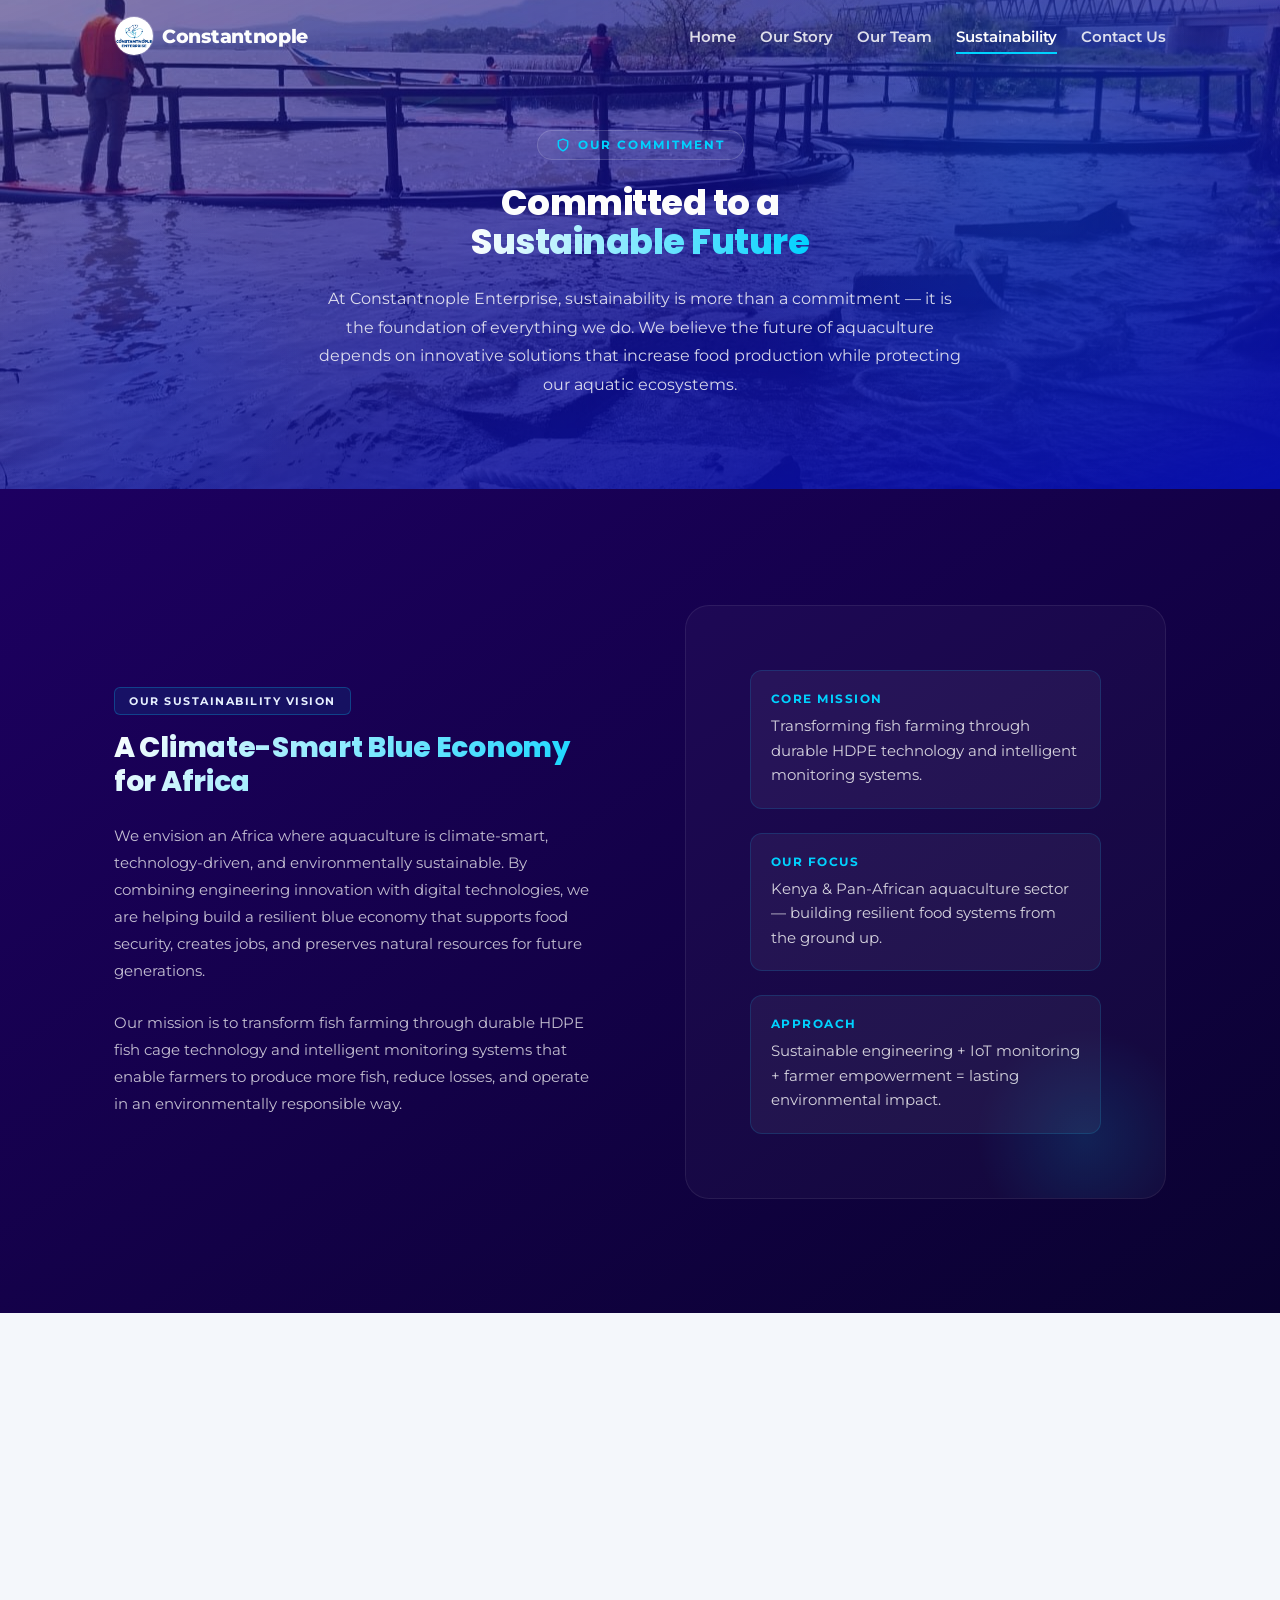
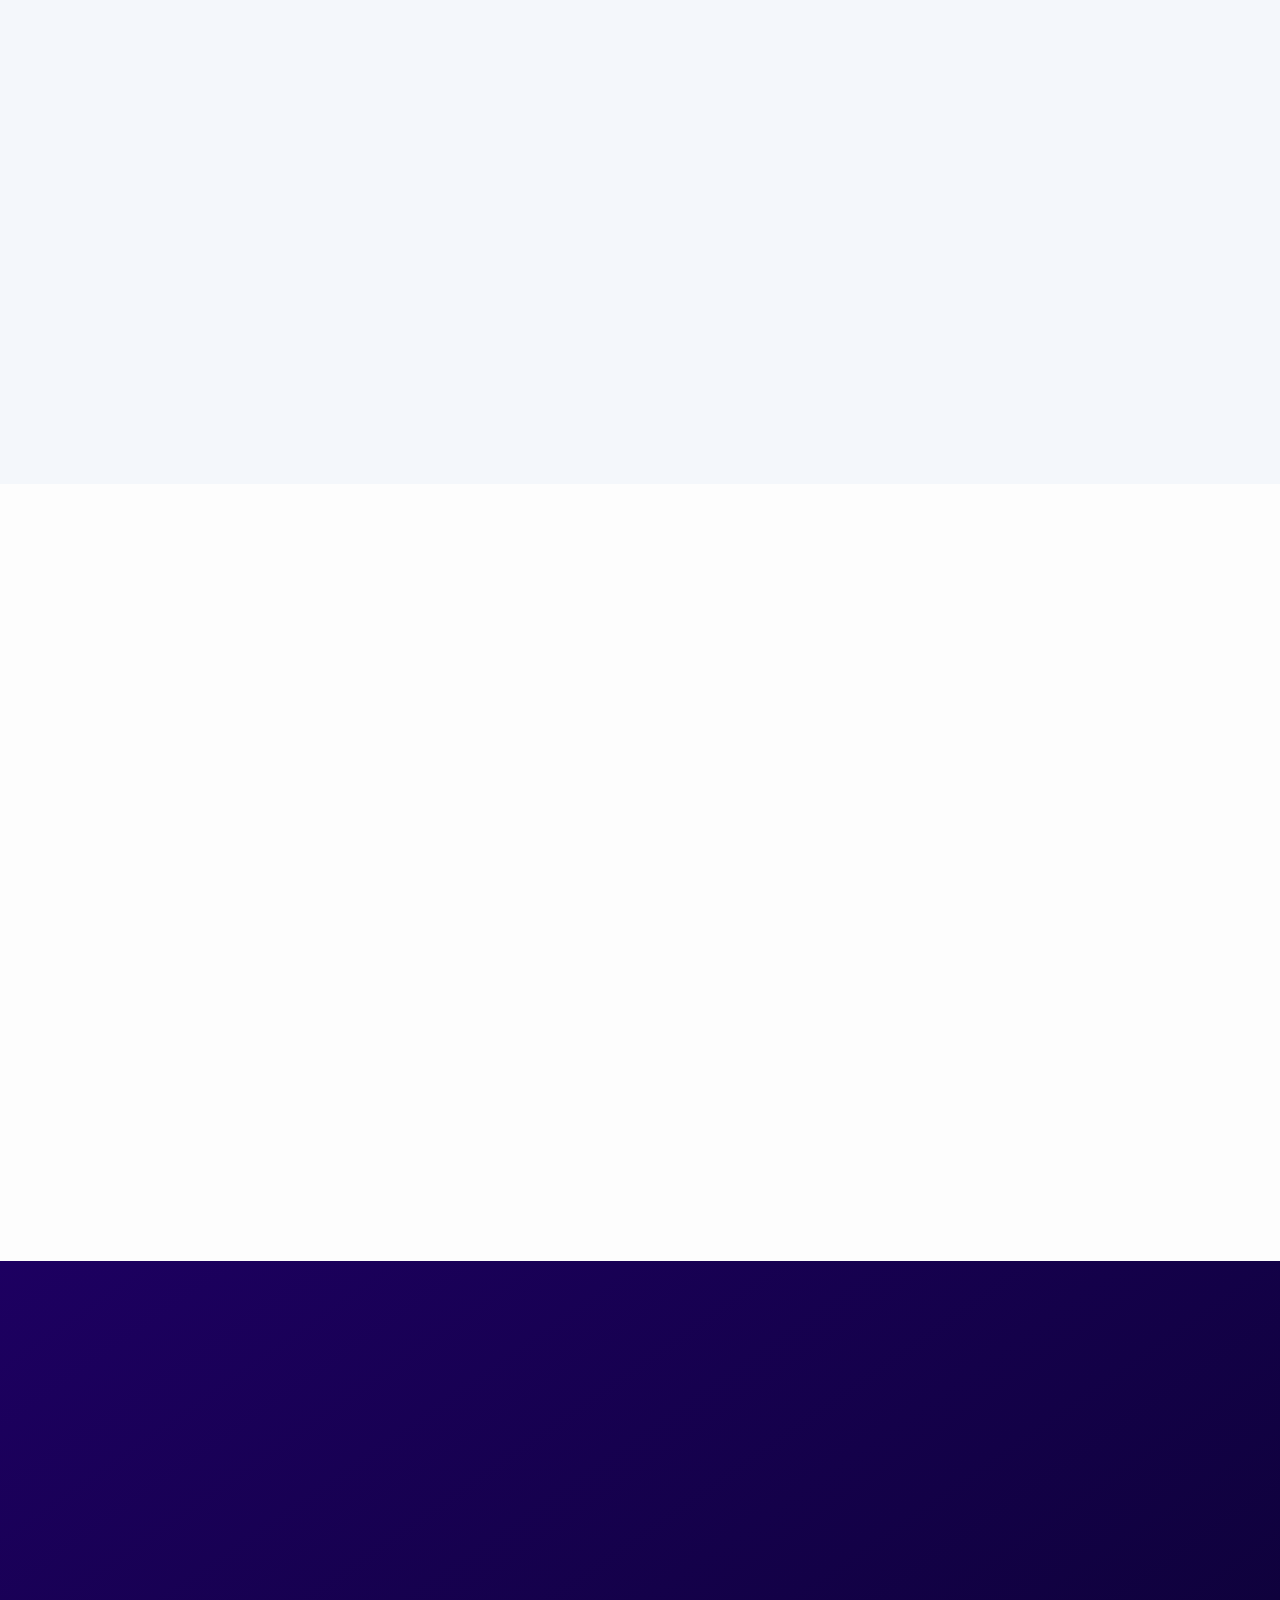
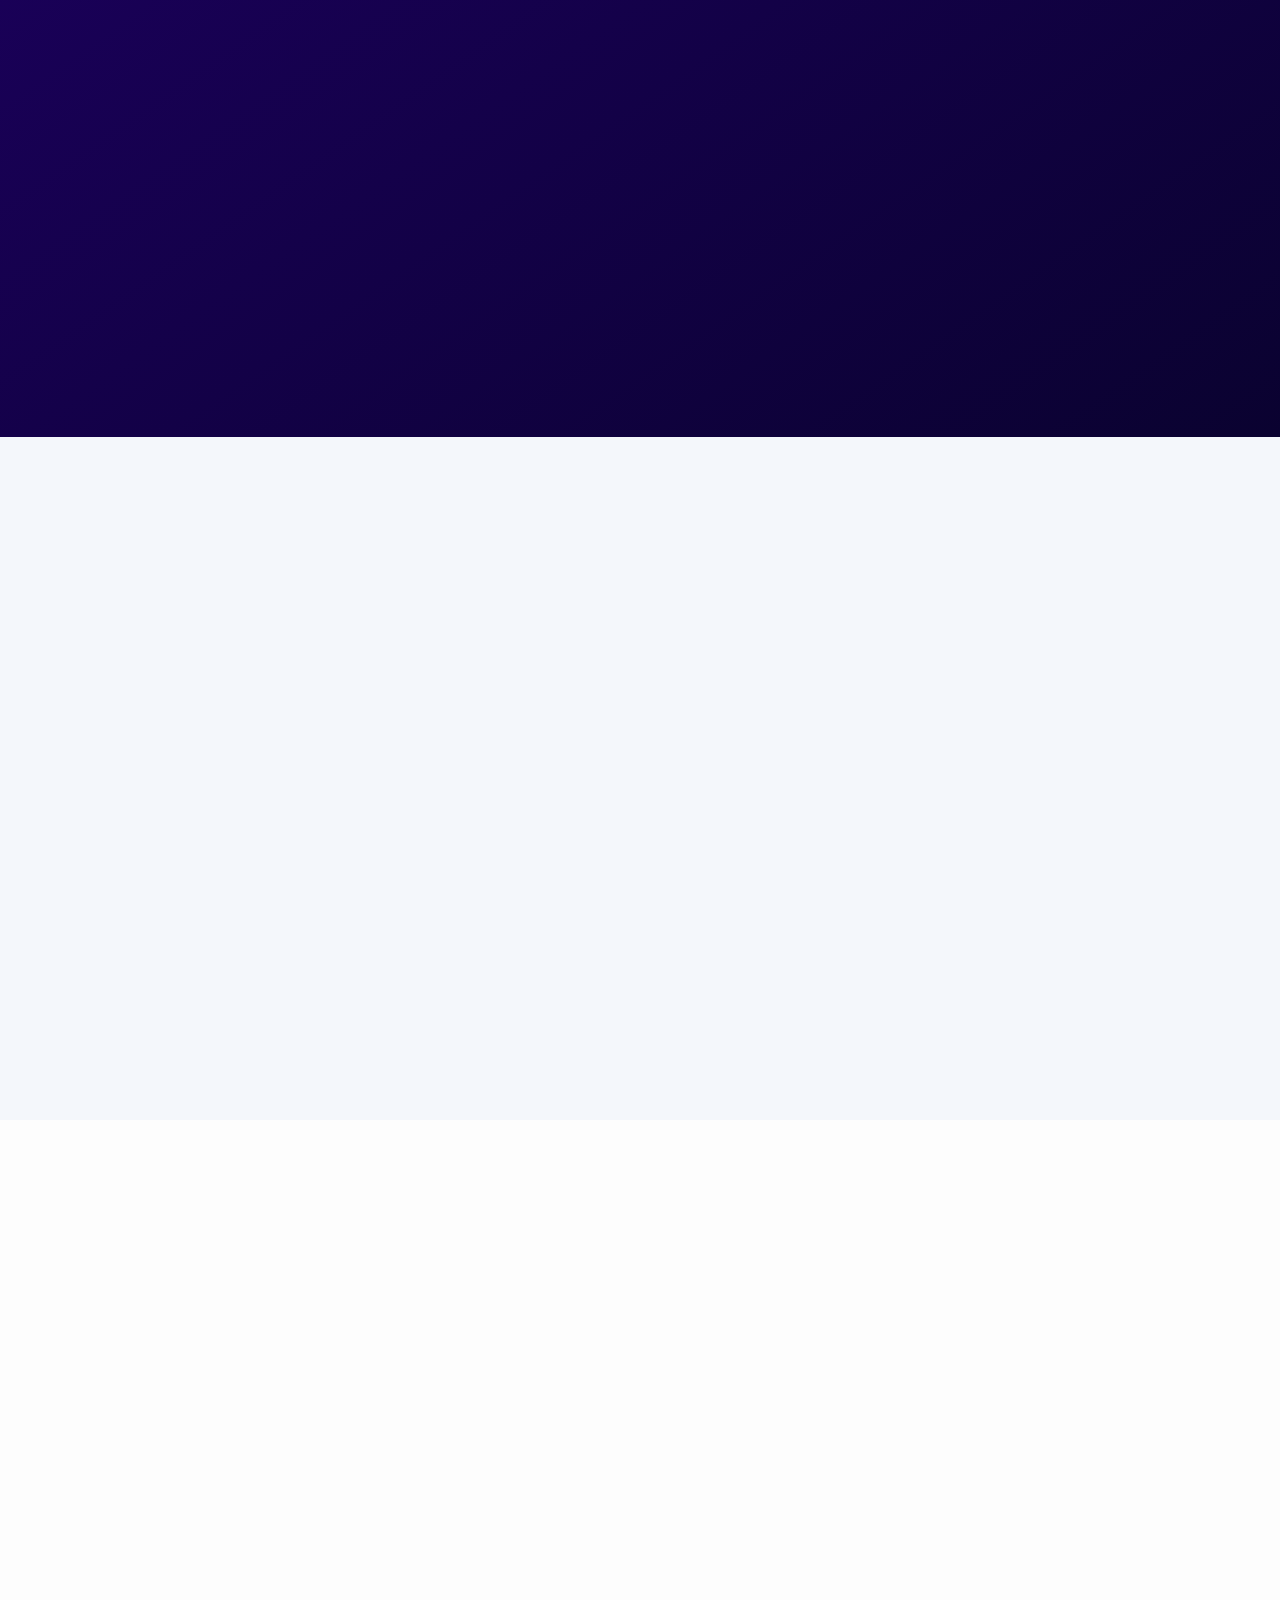
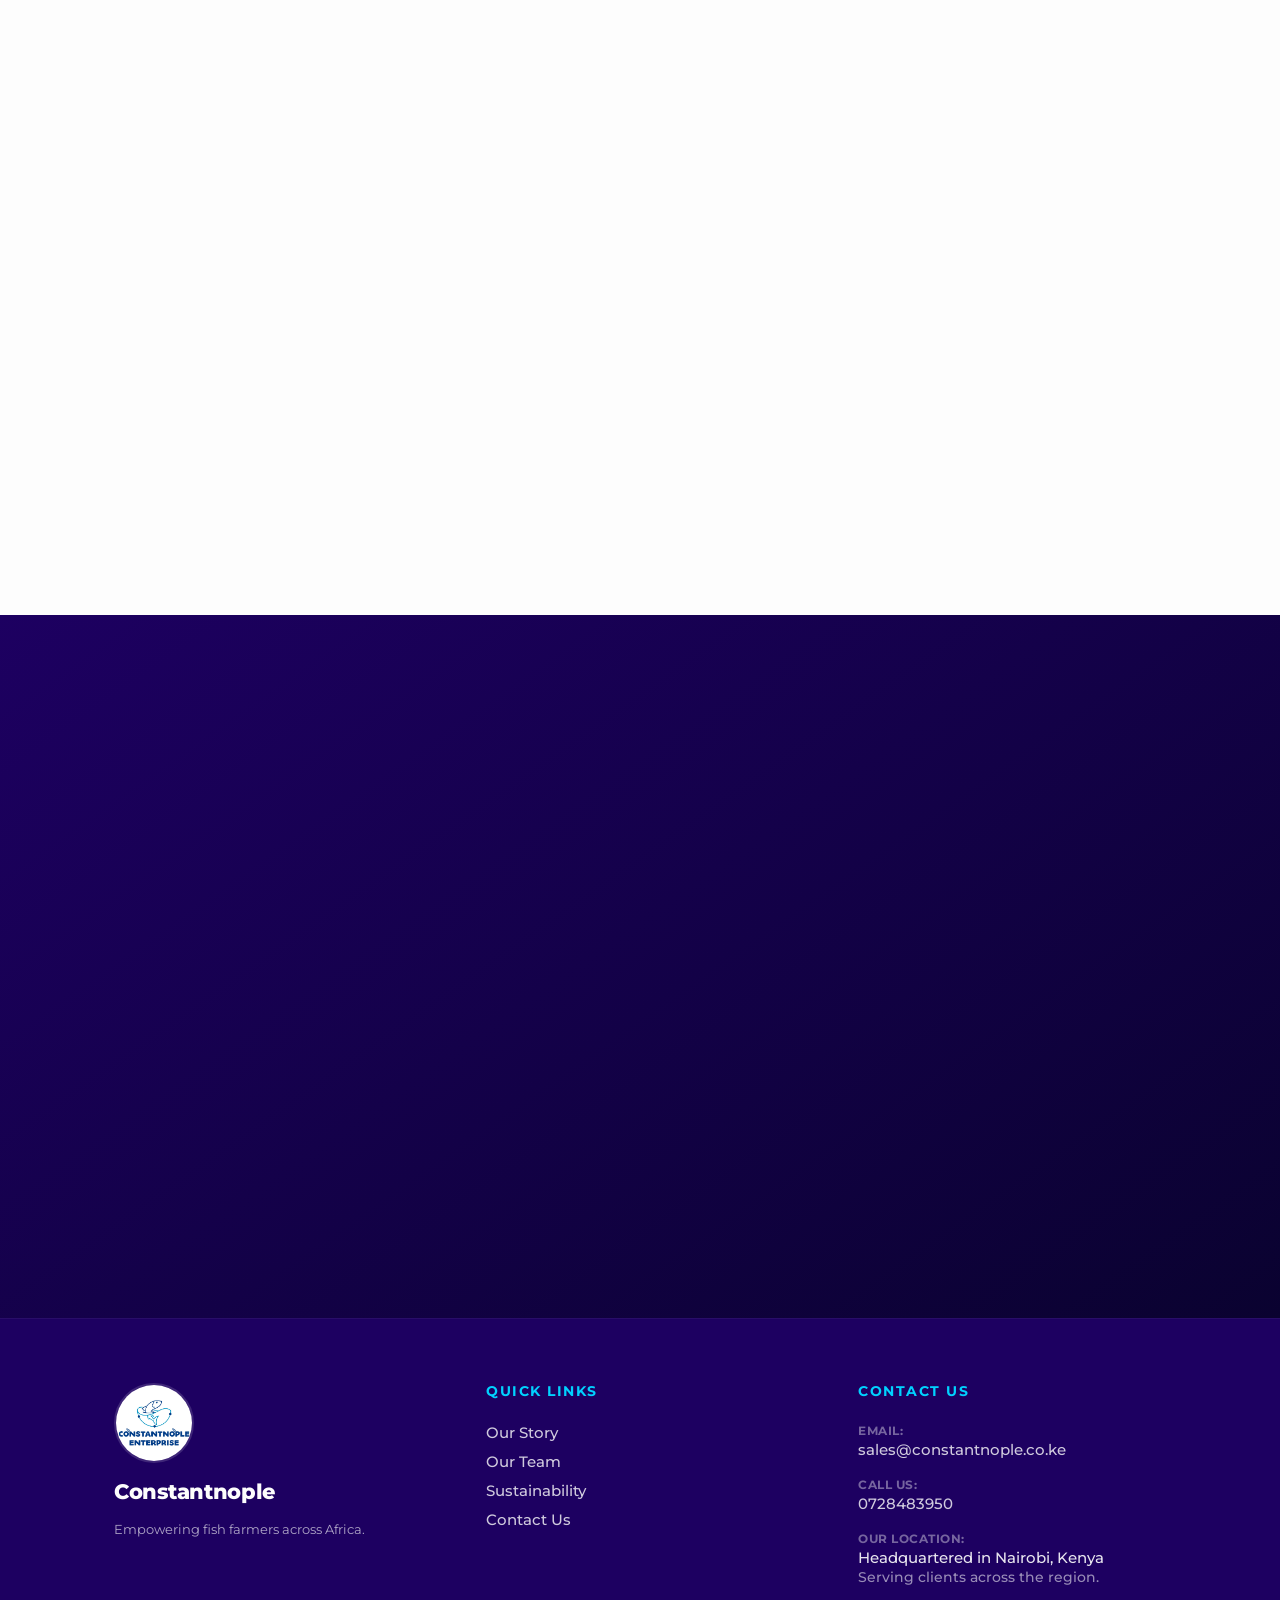
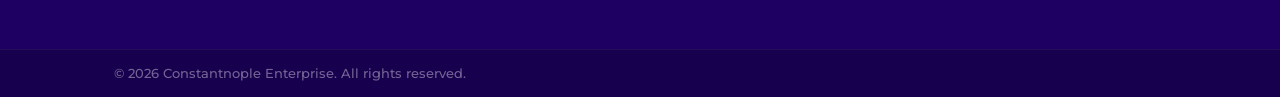
<file: sustainability.html>
<!doctype html>
<html lang="en">
  <head>
    <meta charset="UTF-8" />
    <meta name="viewport" content="width=device-width, initial-scale=1.0" />
    <title>Sustainability — Constantnople Enterprise</title>
    <link rel="stylesheet" href="assets/css/root.css" />
    <link rel="stylesheet" href="assets/css/menus.css" />
    <link rel="stylesheet" href="assets/css/inner-pages.css" />
  </head>
  <body>

    <!-- ============================================================
         HEADER
    ============================================================ -->
    <header class="main-header">
      <div class="header-container">
        <a href="index.html" class="header-brand-block">
          <img src="assets/imgs/logo.jpg" alt="Constantnople Logo" class="header-logo" />
          <span class="header-brand-name">Constantnople</span>
        </a>

        <nav class="header-nav-container">
          <ul class="header-nav-list">
            <li><a href="index.html" class="header-nav-link">Home</a></li>
            <li><a href="our-history.html" class="header-nav-link">Our Story</a></li>
            <li><a href="our-team.html" class="header-nav-link">Our Team</a></li>
            <li><a href="sustainability.html" class="header-nav-link active">Sustainability</a></li>
            <li><a href="contact.html" class="header-nav-link">Contact Us</a></li>
          </ul>
        </nav>

        <button class="mobile-nav-toggle" aria-label="Toggle Navigation Menu">
          <span class="hamburger-bar"></span>
          <span class="hamburger-bar"></span>
          <span class="hamburger-bar"></span>
        </button>
      </div>
    </header>

    <!-- ============================================================
         PAGE HERO
    ============================================================ -->
    <section class="page-hero">
      <div class="page-hero-inner">
        <span class="page-hero-badge">
          <svg width="14" height="14" viewBox="0 0 24 24" fill="none" stroke="currentColor" stroke-width="2.5" stroke-linecap="round" stroke-linejoin="round"><path d="M12 22s8-4 8-10V5l-8-3-8 3v7c0 6 8 10 8 10z"/></svg>
          Our Commitment
        </span>
        <h1>Committed to a<br /><span class="text-glow">Sustainable Future</span></h1>
        <p>
          At Constantnople Enterprise, sustainability is more than a commitment — it is the foundation
          of everything we do. We believe the future of aquaculture depends on innovative solutions
          that increase food production while protecting our aquatic ecosystems.
        </p>
      </div>
    </section>

    <main>

      <!-- ============================================================
           SECTION 1: VISION (dark)
      ============================================================ -->
      <section class="inner-section inner-section--dark">
        <div class="container">
          <div class="split-layout fade-up">
            <div class="split-content">
              <div class="section-eyebrow">Our Sustainability Vision</div>
              <h2>A Climate-Smart Blue Economy for Africa</h2>
              <p>
                We envision an Africa where aquaculture is climate-smart, technology-driven, and
                environmentally sustainable. By combining engineering innovation with digital
                technologies, we are helping build a resilient blue economy that supports food
                security, creates jobs, and preserves natural resources for future generations.
              </p>
              <p>
                Our mission is to transform fish farming through durable HDPE fish cage technology
                and intelligent monitoring systems that enable farmers to produce more fish, reduce
                losses, and operate in an environmentally responsible way.
              </p>
            </div>
            <div class="visual-panel">
              <div style="width:100%;display:flex;flex-direction:column;gap:1.5rem;">
                <div style="background:rgba(255,255,255,0.05);border:1px solid rgba(0,210,255,0.15);border-radius:12px;padding:1.25rem;">
                  <p style="font-size:0.78rem;font-weight:700;text-transform:uppercase;letter-spacing:1.5px;color:var(--clr-accent-blue);margin-bottom:0.5rem;">Core Mission</p>
                  <p style="font-size:0.93rem;line-height:1.65;color:rgba(253,253,253,0.82);margin:0;">Transforming fish farming through durable HDPE technology and intelligent monitoring systems.</p>
                </div>
                <div style="background:rgba(255,255,255,0.05);border:1px solid rgba(0,210,255,0.15);border-radius:12px;padding:1.25rem;">
                  <p style="font-size:0.78rem;font-weight:700;text-transform:uppercase;letter-spacing:1.5px;color:var(--clr-accent-blue);margin-bottom:0.5rem;">Our Focus</p>
                  <p style="font-size:0.93rem;line-height:1.65;color:rgba(253,253,253,0.82);margin:0;">Kenya &amp; Pan-African aquaculture sector — building resilient food systems from the ground up.</p>
                </div>
                <div style="background:rgba(255,255,255,0.05);border:1px solid rgba(0,210,255,0.15);border-radius:12px;padding:1.25rem;">
                  <p style="font-size:0.78rem;font-weight:700;text-transform:uppercase;letter-spacing:1.5px;color:var(--clr-accent-blue);margin-bottom:0.5rem;">Approach</p>
                  <p style="font-size:0.93rem;line-height:1.65;color:rgba(253,253,253,0.82);margin:0;">Sustainable engineering + IoT monitoring + farmer empowerment = lasting environmental impact.</p>
                </div>
              </div>
            </div>
          </div>
        </div>
      </section>

      <!-- ============================================================
           SECTION 2: THREE SUSTAINABILITY PILLARS (tint)
      ============================================================ -->
      <section class="inner-section inner-section--tint">
        <div class="container">
          <div class="section-header fade-up">
            <span class="section-eyebrow">Three Pillars of Impact</span>
            <h2>How We Drive Sustainable Change</h2>
            <p>
              Every decision we make is guided by three interconnected pillars that define our
              approach to responsible aquaculture.
            </p>
          </div>

          <div class="feature-cards-grid">

            <div class="feature-card fade-up fade-d1">
              <div class="feature-card-icon">
                <svg width="24" height="24" viewBox="0 0 24 24" fill="none" stroke="currentColor" stroke-width="2" stroke-linecap="round" stroke-linejoin="round"><path d="M11 20A7 7 0 0 1 9.8 6.1C15.5 5 17 4.48 19 2c1 2 2 4.18 2 8 0 5.5-4.78 10-10 10z"/><path d="M2 21c0-3 1.85-5.36 5.08-6C9.5 14.52 12 13 13 12"/></svg>
              </div>
              <h3>Environmental Stewardship</h3>
              <p>
                Protecting aquatic ecosystems through durable HDPE cage technology that resists
                corrosion, reduces waste, and supports healthy water circulation — farming in
                harmony with nature.
              </p>
            </div>

            <div class="feature-card fade-up fade-d2">
              <div class="feature-card-icon">
                <svg width="24" height="24" viewBox="0 0 24 24" fill="none" stroke="currentColor" stroke-width="2" stroke-linecap="round" stroke-linejoin="round"><polyline points="22 7 13.5 15.5 8.5 10.5 2 17"/><polyline points="16 7 22 7 22 13"/></svg>
              </div>
              <h3>Economic Sustainability</h3>
              <p>
                Empowering fish farmers to increase profitability, reduce maintenance costs, and
                build resilient aquaculture businesses capable of long-term growth and investment
                readiness.
              </p>
            </div>

            <div class="feature-card fade-up fade-d3">
              <div class="feature-card-icon">
                <svg width="24" height="24" viewBox="0 0 24 24" fill="none" stroke="currentColor" stroke-width="2" stroke-linecap="round" stroke-linejoin="round"><path d="M17 21v-2a4 4 0 0 0-4-4H5a4 4 0 0 0-4 4v2"/><circle cx="9" cy="7" r="4"/><path d="M23 21v-2a4 4 0 0 0-3-3.87"/><path d="M16 3.13a4 4 0 0 1 0 7.75"/></svg>
              </div>
              <h3>Social Impact</h3>
              <p>
                Supporting fish farming communities, cooperatives, and youth with access to modern
                technology that improves livelihoods, creates jobs, and strengthens local food
                security.
              </p>
            </div>

          </div>
        </div>
      </section>

      <!-- ============================================================
           SECTION 3: ENVIRONMENTAL STEWARDSHIP (white)
      ============================================================ -->
      <section class="inner-section inner-section--white">
        <div class="container">
          <div class="split-layout">
            <div class="split-content fade-left">
              <div class="section-eyebrow">Environmental Stewardship</div>
              <h2>Healthy Ecosystems, Thriving Farms</h2>
              <p>
                Healthy aquatic ecosystems are essential for sustainable fish farming. Our HDPE fish
                cage systems are engineered to minimize environmental impact while maximizing
                productivity — because we understand that the environment and the economy are
                inseparable.
              </p>
            </div>
            <div class="fade-right">
              <ul class="points-list">
                <li>
                  <span class="check-icon">
                    <svg width="12" height="12" viewBox="0 0 24 24" fill="none" stroke="currentColor" stroke-width="3" stroke-linecap="round" stroke-linejoin="round"><polyline points="20 6 9 17 4 12"/></svg>
                  </span>
                  High-quality HDPE materials resistant to corrosion, rust, UV degradation, and harsh aquatic conditions
                </li>
                <li>
                  <span class="check-icon">
                    <svg width="12" height="12" viewBox="0 0 24 24" fill="none" stroke="currentColor" stroke-width="3" stroke-linecap="round" stroke-linejoin="round"><polyline points="20 6 9 17 4 12"/></svg>
                  </span>
                  Longer-lasting alternative to conventional metallic cages, reducing the need for frequent replacements
                </li>
                <li>
                  <span class="check-icon">
                    <svg width="12" height="12" viewBox="0 0 24 24" fill="none" stroke="currentColor" stroke-width="3" stroke-linecap="round" stroke-linejoin="round"><polyline points="20 6 9 17 4 12"/></svg>
                  </span>
                  Supports better water circulation for healthier aquatic environments
                </li>
                <li>
                  <span class="check-icon">
                    <svg width="12" height="12" viewBox="0 0 24 24" fill="none" stroke="currentColor" stroke-width="3" stroke-linecap="round" stroke-linejoin="round"><polyline points="20 6 9 17 4 12"/></svg>
                  </span>
                  Intelligent monitoring technologies that help farmers maintain optimal water quality and fish health
                </li>
                <li>
                  <span class="check-icon">
                    <svg width="12" height="12" viewBox="0 0 24 24" fill="none" stroke="currentColor" stroke-width="3" stroke-linecap="round" stroke-linejoin="round"><polyline points="20 6 9 17 4 12"/></svg>
                  </span>
                  Promotes responsible aquaculture practices that reduce environmental stress on lakes and reservoirs
                </li>
              </ul>
            </div>
          </div>
        </div>
      </section>

      <!-- ============================================================
           SECTION 4: ECONOMIC & SOCIAL (dark)
      ============================================================ -->
      <section class="inner-section inner-section--dark">
        <div class="container">
          <div class="section-header fade-up">
            <span class="section-eyebrow">Economic &amp; Social Impact</span>
            <h2>Creating Lasting Value for Communities</h2>
            <p>
              Sustainable businesses create lasting value. Our technology makes fish farming more
              productive, cost-effective, and accessible — strengthening economies and empowering
              communities.
            </p>
          </div>

          <div class="feature-cards-grid--2col feature-cards-grid">
            <div class="feature-card fade-up fade-d1">
              <div class="feature-card-icon">
                <svg width="24" height="24" viewBox="0 0 24 24" fill="none" stroke="currentColor" stroke-width="2" stroke-linecap="round" stroke-linejoin="round"><circle cx="12" cy="12" r="10"/><path d="M12 8v4l3 3"/></svg>
              </div>
              <h3>Economic Sustainability</h3>
              <p>Our technology enables fish farmers to increase survival rates, improve production efficiency, reduce maintenance costs, increase farm profitability, and build resilient businesses capable of long-term growth.</p>
            </div>

            <div class="feature-card fade-up fade-d2">
              <div class="feature-card-icon">
                <svg width="24" height="24" viewBox="0 0 24 24" fill="none" stroke="currentColor" stroke-width="2" stroke-linecap="round" stroke-linejoin="round"><path d="M20.84 4.61a5.5 5.5 0 0 0-7.78 0L12 5.67l-1.06-1.06a5.5 5.5 0 0 0-7.78 7.78l1.06 1.06L12 21.23l7.78-7.78 1.06-1.06a5.5 5.5 0 0 0 0-7.78z"/></svg>
              </div>
              <h3>Social Impact</h3>
              <p>We work to improve the lives of fish farmers, cooperatives, youth, and local communities. Our work supports increased household incomes, job creation, youth participation in aquaculture, improved food security, and capacity building through training.</p>
            </div>
          </div>
        </div>
      </section>

      <!-- ============================================================
           SECTION 5: INNOVATION (tint)
      ============================================================ -->
      <section class="inner-section inner-section--tint">
        <div class="container">
          <div class="split-layout split-layout--reversed">
            <div class="split-content fade-right">
              <div class="section-eyebrow">Innovation for Sustainable Growth</div>
              <h2>Technology That Drives Continuous Improvement</h2>
              <p>
                Innovation is at the core of Constantnople Enterprise. We continuously invest in
                advanced technologies and strategic partnerships that help farmers make informed
                decisions, reduce risks, and protect natural ecosystems.
              </p>
            </div>
            <div class="fade-left">
              <ul class="points-list">
                <li>
                  <span class="check-icon">
                    <svg width="12" height="12" viewBox="0 0 24 24" fill="none" stroke="currentColor" stroke-width="3" stroke-linecap="round" stroke-linejoin="round"><polyline points="20 6 9 17 4 12"/></svg>
                  </span>
                  Advanced IoT monitoring technologies for real-time farm intelligence
                </li>
                <li>
                  <span class="check-icon">
                    <svg width="12" height="12" viewBox="0 0 24 24" fill="none" stroke="currentColor" stroke-width="3" stroke-linecap="round" stroke-linejoin="round"><polyline points="20 6 9 17 4 12"/></svg>
                  </span>
                  Artificial Intelligence for predictive aquaculture management
                </li>
                <li>
                  <span class="check-icon">
                    <svg width="12" height="12" viewBox="0 0 24 24" fill="none" stroke="currentColor" stroke-width="3" stroke-linecap="round" stroke-linejoin="round"><polyline points="20 6 9 17 4 12"/></svg>
                  </span>
                  Digital farm management platforms with historical data and threshold alerts
                </li>
                <li>
                  <span class="check-icon">
                    <svg width="12" height="12" viewBox="0 0 24 24" fill="none" stroke="currentColor" stroke-width="3" stroke-linecap="round" stroke-linejoin="round"><polyline points="20 6 9 17 4 12"/></svg>
                  </span>
                  Research, product development, and continuous design improvements
                </li>
                <li>
                  <span class="check-icon">
                    <svg width="12" height="12" viewBox="0 0 24 24" fill="none" stroke="currentColor" stroke-width="3" stroke-linecap="round" stroke-linejoin="round"><polyline points="20 6 9 17 4 12"/></svg>
                  </span>
                  Partnerships with researchers, fish farmers, government, and development organizations
                </li>
              </ul>
            </div>
          </div>
        </div>
      </section>

      <!-- ============================================================
           SECTION 6: BLUE ECONOMY (white)
      ============================================================ -->
      <section class="inner-section inner-section--white">
        <div class="container">
          <div class="section-header fade-up">
            <span class="section-eyebrow">Supporting the Blue Economy</span>
            <h2>Responsible Aquaculture at Scale</h2>
            <p>
              Our work contributes to the sustainable growth of Africa's blue economy by promoting
              responsible aquaculture practices that increase seafood production without compromising
              environmental health.
            </p>
          </div>

          <div class="feature-cards-grid fade-up">
            <div class="feature-card fade-d1">
              <div class="feature-card-icon">
                <svg width="24" height="24" viewBox="0 0 24 24" fill="none" stroke="currentColor" stroke-width="2" stroke-linecap="round" stroke-linejoin="round"><path d="M20 5H8l-5 7 5 7h12V5z"/><line x1="12" y1="12" x2="20" y2="12"/></svg>
              </div>
              <h3>Meeting Growing Demand</h3>
              <p>Supporting increased seafood production to meet the rising nutritional needs of a growing African population.</p>
            </div>

            <div class="feature-card fade-d2">
              <div class="feature-card-icon">
                <svg width="24" height="24" viewBox="0 0 24 24" fill="none" stroke="currentColor" stroke-width="2" stroke-linecap="round" stroke-linejoin="round"><path d="M3 6l3 1m0 0l-3 9a5.002 5.002 0 0 0 6.001 0M6 7l3 9M6 7l6-2m6 2l3-1m-3 1l-3 9a5.002 5.002 0 0 0 6.001 0M18 7l3 9m-3-9l-6-2m0-2v2m0 16V5m0 16H9m3 0h3"/></svg>
              </div>
              <h3>Reducing Wild Fishery Pressure</h3>
              <p>Promoting farmed fish production as a sustainable alternative that reduces pressure on overfished wild fishery stocks.</p>
            </div>

            <div class="feature-card fade-d3">
              <div class="feature-card-icon">
                <svg width="24" height="24" viewBox="0 0 24 24" fill="none" stroke="currentColor" stroke-width="2" stroke-linecap="round" stroke-linejoin="round"><rect x="2" y="7" width="20" height="14" rx="2" ry="2"/><path d="M16 21V5a2 2 0 0 0-2-2h-4a2 2 0 0 0-2 2v16"/></svg>
              </div>
              <h3>Creating Green Jobs</h3>
              <p>Building employment opportunities within the blue economy for fish farmers, youth, and communities across the region.</p>
            </div>

            <div class="feature-card fade-d1">
              <div class="feature-card-icon">
                <svg width="24" height="24" viewBox="0 0 24 24" fill="none" stroke="currentColor" stroke-width="2" stroke-linecap="round" stroke-linejoin="round"><path d="M2.5 2v6h6M2.66 15.57a10 10 0 1 0 .57-8.38"/></svg>
              </div>
              <h3>Enhancing Climate Resilience</h3>
              <p>Equipping farmers with technology that adapts to changing climate conditions, protecting their livelihoods and food systems.</p>
            </div>

            <div class="feature-card fade-d2">
              <div class="feature-card-icon">
                <svg width="24" height="24" viewBox="0 0 24 24" fill="none" stroke="currentColor" stroke-width="2" stroke-linecap="round" stroke-linejoin="round"><polygon points="12 2 2 7 12 12 22 7 12 2"/><polyline points="2 17 12 22 22 17"/><polyline points="2 12 12 17 22 12"/></svg>
              </div>
              <h3>Strengthening Food Security</h3>
              <p>Contributing to national food security by enabling reliable, year-round fish production through technology-backed farm management.</p>
            </div>

            <div class="feature-card fade-d3">
              <div class="feature-card-icon">
                <svg width="24" height="24" viewBox="0 0 24 24" fill="none" stroke="currentColor" stroke-width="2" stroke-linecap="round" stroke-linejoin="round"><circle cx="12" cy="12" r="10"/><line x1="2" y1="12" x2="22" y2="12"/><path d="M12 2a15.3 15.3 0 0 1 4 10 15.3 15.3 0 0 1-4 10 15.3 15.3 0 0 1-4-10 15.3 15.3 0 0 1 4-10z"/></svg>
              </div>
              <h3>Pan-African Scalability</h3>
              <p>Building solutions designed to scale across Kenya and the broader African aquaculture sector, connecting regions through innovation.</p>
            </div>
          </div>
        </div>
      </section>

      <!-- ============================================================
           SECTION 7: COMMITMENT CALLOUT (dark)
      ============================================================ -->
      <section class="inner-section inner-section--dark">
        <div class="container">
          <div class="commitment-callout fade-up">
            <h2>Our Commitment</h2>
            <p>
              As we continue to grow, we remain committed to developing technologies that deliver lasting
              environmental, social, and economic impact. Every HDPE fish cage we build represents our
              commitment to innovation, sustainability, and the future of African aquaculture.
            </p>
            <p style="margin-top:var(--space-md);position:relative;z-index:2;">
              Together with our partners, customers, and communities, we are building a smarter,
              more resilient, and more sustainable blue economy.
            </p>
            <span class="callout-tag">
              Constantnople Enterprise — Engineering Sustainable Aquaculture for Future Generations.
            </span>
          </div>
        </div>
      </section>

    </main>

    <!-- ============================================================
         FOOTER
    ============================================================ -->
    <footer class="main-footer scroll-reveal">
      <div class="footer-container">
        <div class="footer-area footer-brand-block">
          <div class="footer-logo-identity">
            <img src="assets/imgs/logo.jpg" alt="Constantnople Logo" class="footer-brand-logo" />
            <span class="footer-brand-name">Constantnople</span>
          </div>
          <p class="footer-brand-tagline">Empowering fish farmers across Africa.</p>
        </div>

        <div class="footer-area footer-links-block">
          <h3 class="footer-heading">Quick Links</h3>
          <ul class="footer-links-list">
            <li><a href="our-history.html" class="footer-interactive-link">Our Story</a></li>
            <li><a href="our-team.html" class="footer-interactive-link">Our Team</a></li>
            <li><a href="sustainability.html" class="footer-interactive-link">Sustainability</a></li>
            <li><a href="contact.html" class="footer-interactive-link">Contact Us</a></li>
          </ul>
        </div>

        <div class="footer-area footer-contact-block">
          <h3 class="footer-heading">Contact Us</h3>
          <div class="footer-contact-matrix">
            <div class="footer-contact-item">
              <span class="contact-label">Email:</span>
              <a href="mailto:sales@constantnople.co.ke" class="footer-interactive-link">sales@constantnople.co.ke</a>
            </div>
            <div class="footer-contact-item">
              <span class="contact-label">Call us:</span>
              <a href="tel:0728483950" class="footer-interactive-link">0728483950</a>
            </div>
            <div class="footer-contact-item">
              <span class="contact-label">Our Location:</span>
              <p class="contact-plain-text">Headquartered in Nairobi, Kenya</p>
              <p class="contact-sub-text">Serving clients across the region.</p>
            </div>
          </div>
        </div>
      </div>

      <div class="footer-bottom-bar">
        <div class="footer-bottom-container">
          <p>&copy; 2026 Constantnople Enterprise. All rights reserved.</p>
        </div>
      </div>
    </footer>

    <script src="assets/js/inner-pages.js"></script>
    <script src="assets/js/menu.js"></script>
  </body>
</html>
</file>
<file: assets/css/root.css>
@import url("https://fonts.googleapis.com/css2?family=Montserrat:ital,wght@0,100..900;1,100..900&family=Poppins:ital,wght@0,100..900;1,100..900&display=swap");

/* 2. DESIGN SYSTEM TOKENS */
:root {
  /* Color Palette */
  --clr-dark-blue: #1d0061;
  --clr-royal-blue: #070fab;
  --clr-light-blue: #e6f0ff;
  --clr-accent-blue: #00d2ff;
  --clr-accent-blueLIGHT: #ddf6fc;
  --clr-white: #fdfdfd;
  --clr-light-gray: #c5c6c7;
  --clr-black: #121214;

  --clr-dark-bluetrans: #1d006176;

  /* Semantic UI Colors */
  --bg-main: var(--clr-light-gray);
  --bg-surface: var(--clr-white);
  --bg-surface-dark: var(--clr-dark-blue);
  --text-primary: var(--clr-black);
  --text-secondary: #5a6e85;
  --text-light: var(--clr-white);
  --text-link: var(--clr-royal-blue);

  /* Typography */
  --ff-heading: "Poppins", sans-serif;
  --ff-body: "Montserrat", sans-serif;

  /* Spacing System */
  --space-xs: 0.5rem;
  --space-sm: 1rem;
  --space-md: 1.5rem;
  --space-lg: 2.5rem;
  --space-xl: 4rem;
  --space-xxl: 6rem;

  /* UI Elements */
  --radius-sm: 6px;
  --radius-md: 12px;
  --radius-lg: 24px;

  /* Premium Glassmorphism & Shadows */
  --shadow-sm: 0 2px 8px rgba(10, 25, 47, 0.04);
  --shadow-md: 0 10px 30px rgba(10, 25, 47, 0.08);
  --glass-bg: rgba(255, 255, 255, 0.75);
  --glass-border: rgba(255, 255, 255, 0.4);
  --glass-blur: blur(12px);

  /* Animation Easing & Timings */
  --transition-smooth: all 0.4s cubic-bezier(0.25, 1, 0.5, 1);
  --anim-curve: cubic-bezier(0.34, 1.56, 0.64, 1);
}

* {
  box-sizing: border-box;
  margin: 0;
  padding: 0;
}

body {
  font-family: var(--ff-body);
  overflow-x: hidden;
}

/* 4. ANIMATION KEYFRAMES */

@keyframes fadeInUp {
  from {
    opacity: 0;
    transform: translateY(30px);
  }
  to {
    opacity: 1;
    transform: translateY(0);
  }
}

/* Scale up with a premium easing curve for full page sections */
@keyframes sectionReveal {
  from {
    opacity: 0;
    transform: scale(0.97) translateY(20px);
  }
  to {
    opacity: 1;
    transform: scale(1) translateY(0);
  }
}

/* 5. APPLIED ANIMATION CLASSES */
.animated-container {
  animation: fadeInUp 0.8s var(--anim-curve) forwards;
}

.animated-section {
  animation: sectionReveal 1s cubic-bezier(0.25, 1, 0.5, 1) forwards;
}

.delay-1 {
  animation-delay: 0.1s;
}
.delay-2 {
  animation-delay: 0.2s;
}
.delay-3 {
  animation-delay: 0.3s;
}
</file>
<file: assets/css/index.css>
/* ==========================================================================
   CONSTANTNOPLE — HOME PAGE STYLES
   ========================================================================== */

/* GLOBAL CONTAINER (used on all pages via index.css import chain)
   ========================================================================== */

.container {
  width: 100%;
  max-width: 1180px;
  margin: 0 auto;
  padding: 0 clamp(24px, 5vw, 72px);
}

/* DATA-ANIMATE SYSTEM (shared across all pages that load index.css)
   ========================================================================== */

[data-animate] {
  opacity: 0;
  filter: blur(5px);
  will-change: transform, opacity, filter;
}

[data-animate="fade-up"] {
  transform: translateY(50px);
}
[data-animate="fade-left"] {
  transform: translateX(-60px);
}
[data-animate="fade-right"] {
  transform: translateX(60px);
}
[data-animate="fade-in"] {
  transform: none;
}
[data-animate="scale-up"] {
  transform: scale(0.9);
}

[data-animate].anim-done {
  opacity: 1;
  transform: none !important;
  filter: blur(0) !important;
  transition:
    opacity 0.9s cubic-bezier(0.16, 1, 0.3, 1),
    transform 0.9s cubic-bezier(0.16, 1, 0.3, 1),
    filter 0.7s ease-out;
}

[data-delay="0"].anim-done {
  transition-delay: 0s;
}
[data-delay="100"].anim-done {
  transition-delay: 0.1s;
}
[data-delay="150"].anim-done {
  transition-delay: 0.15s;
}
[data-delay="200"].anim-done {
  transition-delay: 0.2s;
}
[data-delay="250"].anim-done {
  transition-delay: 0.25s;
}
[data-delay="300"].anim-done {
  transition-delay: 0.3s;
}
[data-delay="350"].anim-done {
  transition-delay: 0.35s;
}
[data-delay="400"].anim-done {
  transition-delay: 0.4s;
}
[data-delay="500"].anim-done {
  transition-delay: 0.5s;
}

/* ═══════════════════════════════════════════════════════════════════════════
   HERO SECTION
   ═══════════════════════════════════════════════════════════════════════════ */

.hero-section {
  min-height: 100vh;
  display: flex;
  align-items: center;
  padding: 120px 0 100px;
  background: linear-gradient(
    160deg,
    #02000e 0%,
    #0d0040 35%,
    #07034a 65%,
    #010210 100%
  );
  position: relative;
  overflow: hidden;
}

/* Bottom fade into next section */
.hero-section::after {
  content: "";
  position: absolute;
  bottom: 0;
  left: 0;
  right: 0;
  height: 180px;
  background: linear-gradient(to bottom, transparent 0%, #040015 100%);
  z-index: 1;
  pointer-events: none;
}

/* Background image — fish scene visible at bottom ~35% */
.hero-bg-image {
  position: absolute;
  inset: 0;
  background: url("../imgs/constnew.jpg") center 72% / cover no-repeat;
  mask-image: linear-gradient(
    to top,
    rgba(0, 0, 0, 0.45) 0%,
    rgba(0, 0, 0, 0.12) 38%,
    transparent 60%
  );
  -webkit-mask-image: linear-gradient(
    to top,
    rgba(0, 0, 0, 0.45) 0%,
    rgba(0, 0, 0, 0.12) 38%,
    transparent 60%
  );
  z-index: 0;
  pointer-events: none;
}

/* 3D perspective floor grid */
.hero-3d-floor {
  position: absolute;
  bottom: 0;
  left: 0;
  right: 0;
  height: 260px;
  background:
    repeating-linear-gradient(
      90deg,
      rgba(0, 210, 255, 0.07) 0px,
      rgba(0, 210, 255, 0.07) 1px,
      transparent 1px,
      transparent 64px
    ),
    repeating-linear-gradient(
      0deg,
      rgba(0, 210, 255, 0.07) 0px,
      rgba(0, 210, 255, 0.07) 1px,
      transparent 1px,
      transparent 44px
    );
  transform: perspective(550px) rotateX(58deg);
  transform-origin: center bottom;
  pointer-events: none;
  z-index: 1;
  mask-image: linear-gradient(to top, black 0%, transparent 100%);
  -webkit-mask-image: linear-gradient(to top, black 0%, transparent 100%);
}

/* Dot-grid texture overlay */
.hero-dot-grid {
  position: absolute;
  inset: 0;
  background-image: radial-gradient(
    circle,
    rgba(255, 255, 255, 0.07) 1px,
    transparent 1px
  );
  background-size: 36px 36px;
  pointer-events: none;
  z-index: 0;
}

/* Ambient glow spheres */
.hero-glow-a {
  position: absolute;
  width: 700px;
  height: 700px;
  background: radial-gradient(
    circle,
    rgba(0, 210, 255, 0.14) 0%,
    transparent 70%
  );
  top: -200px;
  right: -150px;
  pointer-events: none;
  z-index: 0;
}

.hero-glow-b {
  position: absolute;
  width: 500px;
  height: 500px;
  background: radial-gradient(
    circle,
    rgba(27, 73, 224, 0.2) 0%,
    transparent 70%
  );
  bottom: -100px;
  left: -100px;
  pointer-events: none;
  z-index: 0;
}

.hero-glow-c {
  position: absolute;
  width: 350px;
  height: 350px;
  background: radial-gradient(
    circle,
    rgba(0, 210, 255, 0.07) 0%,
    transparent 70%
  );
  bottom: 60px;
  left: 42%;
  pointer-events: none;
  z-index: 0;
}

/* Hero grid layout */
.hero-layout {
  display: grid;
  grid-template-columns: 1.1fr 0.9fr;
  gap: clamp(40px, 6vw, 80px);
  align-items: center;
  position: relative;
  z-index: 1;
}

/* --- Hero copy --- */
.hero-copy {
  animation: heroSlideIn 0.9s cubic-bezier(0.16, 1, 0.3, 1) forwards;
}

@keyframes heroSlideIn {
  from {
    opacity: 0;
    transform: translateY(40px);
  }
  to {
    opacity: 1;
    transform: translateY(0);
  }
}

.hero-badge {
  display: inline-flex;
  align-items: center;
  gap: 8px;
  background: rgba(255, 255, 255, 0.06);
  border: 1px solid rgba(255, 255, 255, 0.14);
  color: var(--clr-accent-blue);
  font-size: 0.73rem;
  font-weight: 700;
  text-transform: uppercase;
  letter-spacing: 2px;
  padding: 8px 18px;
  border-radius: 50px;
  margin-bottom: var(--space-md);
}

.pulse-dot {
  width: 7px;
  height: 7px;
  background: var(--clr-accent-blue);
  border-radius: 50%;
  flex-shrink: 0;
  animation: pulse 2s infinite;
}

@keyframes pulse {
  0%,
  100% {
    transform: scale(0.9);
    opacity: 0.6;
    box-shadow: 0 0 8px var(--clr-accent-blue);
  }
  50% {
    transform: scale(1.3);
    opacity: 1;
    box-shadow: 0 0 16px var(--clr-accent-blue);
  }
}

.hero-headline {
  font-family: var(--ff-heading);
  font-size: clamp(2.4rem, 5vw, 4.2rem);
  font-weight: 800;
  color: var(--clr-white);
  line-height: 1.08;
  letter-spacing: -1px;
  margin-bottom: var(--space-md);
}

.hero-headline-accent {
  display: block;
  background: linear-gradient(
    90deg,
    var(--clr-white) 0%,
    var(--clr-accent-blue) 100%
  );
  -webkit-background-clip: text;
  -webkit-text-fill-color: transparent;
  background-clip: text;
}

.hero-lead {
  font-size: clamp(0.9rem, 1.5vw, 1.05rem);
  line-height: 1.78;
  color: rgba(253, 253, 253, 0.78);
  margin-bottom: var(--space-lg);
  max-width: 520px;
}

.hero-ctas {
  display: flex;
  gap: var(--space-md);
  flex-wrap: wrap;
}

.btn-primary-hero {
  display: inline-block;
  padding: 14px 32px;
  background: var(--clr-accent-blue);
  color: var(--clr-dark-blue);
  font-family: var(--ff-heading);
  font-weight: 700;
  font-size: 0.93rem;
  text-decoration: none;
  border-radius: var(--radius-sm);
  transition: var(--transition-smooth);
  letter-spacing: 0.2px;
  box-shadow: 0 8px 24px rgba(0, 210, 255, 0.35);
}

.btn-primary-hero:hover {
  background: var(--clr-white);
  transform: translateY(-3px);
  box-shadow: 0 12px 32px rgba(0, 210, 255, 0.5);
}

.btn-ghost-hero {
  display: inline-block;
  padding: 14px 32px;
  background: transparent;
  color: rgba(253, 253, 253, 0.88);
  font-family: var(--ff-heading);
  font-weight: 600;
  font-size: 0.93rem;
  text-decoration: none;
  border: 1.5px solid rgba(255, 255, 255, 0.22);
  border-radius: var(--radius-sm);
  transition: var(--transition-smooth);
}

.btn-ghost-hero:hover {
  border-color: var(--clr-accent-blue);
  color: var(--clr-accent-blue);
  background: rgba(0, 210, 255, 0.05);
}

/* Hero metric stat pills */
.hero-stats-row {
  display: flex;
  gap: 10px;
  margin-top: var(--space-lg);
  flex-wrap: wrap;
}

.hero-stat-pill {
  display: flex;
  align-items: center;
  gap: 10px;
  background: rgba(255, 255, 255, 0.05);
  border: 1px solid rgba(255, 255, 255, 0.1);
  border-radius: 50px;
  padding: 8px 18px;
  backdrop-filter: blur(12px);
  -webkit-backdrop-filter: blur(12px);
  transition: var(--transition-smooth);
}

.hero-stat-pill:hover {
  background: rgba(255, 255, 255, 0.09);
  border-color: rgba(0, 210, 255, 0.25);
}

.hero-stat-figure {
  font-family: var(--ff-heading);
  font-weight: 900;
  font-size: 1.2rem;
  background: linear-gradient(135deg, #f59e0b, #fbbf24);
  -webkit-background-clip: text;
  -webkit-text-fill-color: transparent;
  background-clip: text;
  line-height: 1;
}

.hero-stat-label {
  font-size: 0.75rem;
  font-weight: 500;
  color: rgba(253, 253, 253, 0.58);
  line-height: 1.3;
}

/* --- Hero right panel --- */
.hero-panel-side {
  display: flex;
  flex-direction: column;
  gap: 12px;
  animation: heroSlideIn 0.9s 0.15s cubic-bezier(0.16, 1, 0.3, 1) both;
  position: relative;
}

/* Live feed tag above the panel */
.panel-depth-tag {
  display: inline-flex;
  align-items: center;
  gap: 8px;
  background: rgba(34, 197, 94, 0.1);
  border: 1px solid rgba(34, 197, 94, 0.25);
  color: #22c55e;
  font-size: 0.68rem;
  font-weight: 700;
  letter-spacing: 2.5px;
  text-transform: uppercase;
  padding: 5px 14px;
  border-radius: 50px;
  width: fit-content;
}

.panel-depth-dot {
  width: 6px;
  height: 6px;
  background: #22c55e;
  border-radius: 50%;
  animation: pulse 2s infinite;
  flex-shrink: 0;
}

/* Floating depth card — hovers at bottom-left of panel area */
.hero-depth-card {
  display: flex;
  flex-direction: column;
  gap: 2px;
  background: rgba(10, 5, 40, 0.88);
  backdrop-filter: blur(18px);
  -webkit-backdrop-filter: blur(18px);
  border: 1px solid rgba(0, 210, 255, 0.14);
  border-radius: 10px;
  padding: 12px 18px;
  width: fit-content;
  transform: perspective(800px) rotateY(5deg);
  box-shadow:
    0 16px 40px rgba(0, 0, 0, 0.5),
    -8px 8px 30px rgba(0, 0, 0, 0.25);
  animation: float3d 5s ease-in-out infinite;
}

.depth-card-label {
  font-size: 0.68rem;
  font-weight: 700;
  text-transform: uppercase;
  letter-spacing: 1.5px;
  color: rgba(253, 253, 253, 0.45);
}

.depth-card-val {
  font-size: 0.95rem;
  font-weight: 700;
  color: #22c55e;
  font-family: monospace;
}

@keyframes float3d {
  0%,
  100% {
    transform: perspective(800px) rotateY(5deg) translateY(0px);
  }
  50% {
    transform: perspective(800px) rotateY(5deg) translateY(-8px);
  }
}

/* 3D Telemetry Panel */
.telemetry-panel {
  background: rgba(8, 3, 32, 0.82);
  backdrop-filter: blur(24px);
  -webkit-backdrop-filter: blur(24px);
  border: 1px solid rgba(0, 210, 255, 0.18);
  border-radius: var(--radius-md);
  padding: var(--space-md) var(--space-lg);
  box-shadow:
    0 50px 100px rgba(0, 0, 0, 0.6),
    0 0 0 1px rgba(0, 210, 255, 0.07),
    -16px 16px 50px rgba(0, 0, 0, 0.35),
    inset 0 1px 0 rgba(255, 255, 255, 0.05);
}

.hero-panel-3d {
  transform: perspective(1100px) rotateY(-10deg) rotateX(4deg);
  transform-style: preserve-3d;
  transition: transform 0.7s cubic-bezier(0.16, 1, 0.3, 1);
}

.hero-panel-3d:hover {
  transform: perspective(1100px) rotateY(-5deg) rotateX(2deg);
}

.telemetry-panel-header {
  font-family: monospace;
  font-size: 0.72rem;
  color: var(--clr-accent-blue);
  letter-spacing: 1.5px;
  padding-bottom: var(--space-sm);
  margin-bottom: var(--space-sm);
  border-bottom: 1px solid rgba(255, 255, 255, 0.07);
  display: flex;
  align-items: center;
  gap: 8px;
}

.telem-live-dot {
  width: 7px;
  height: 7px;
  background: #22c55e;
  border-radius: 50%;
  animation: pulse 2s infinite;
}

.telemetry-rows {
  display: flex;
  flex-direction: column;
  gap: 10px;
  margin-bottom: var(--space-md);
}

.telem-row {
  display: flex;
  justify-content: space-between;
  align-items: center;
  font-size: 0.9rem;
  padding: 8px 0;
  border-bottom: 1px solid rgba(255, 255, 255, 0.04);
}

.telem-label {
  color: rgba(253, 253, 253, 0.55);
  font-weight: 500;
}
.telem-value {
  color: var(--clr-white);
  font-weight: 700;
  font-family: monospace;
}
.telem-ok {
  color: #22c55e;
}
.telem-live {
  color: #22c55e;
  font-family: inherit;
}

.telem-bar-row {
  display: flex;
  align-items: center;
  gap: var(--space-sm);
  font-size: 0.82rem;
}

.telem-bar-label {
  color: rgba(253, 253, 253, 0.55);
  white-space: nowrap;
  min-width: 90px;
}

.telem-progress-track {
  flex: 1;
  height: 5px;
  background: rgba(255, 255, 255, 0.08);
  border-radius: 3px;
  overflow: hidden;
}

.telem-progress-fill {
  height: 100%;
  background: linear-gradient(
    90deg,
    var(--clr-royal-blue),
    var(--clr-accent-blue)
  );
  border-radius: 3px;
}

.telem-bar-pct {
  color: var(--clr-accent-blue);
  font-weight: 700;
  font-family: monospace;
}

/* Mini chips below panel */
.hero-mini-chips {
  display: flex;
  gap: var(--space-sm);
  flex-wrap: wrap;
}

.mini-chip {
  display: inline-flex;
  align-items: center;
  gap: 6px;
  background: rgba(255, 255, 255, 0.06);
  border: 1px solid rgba(255, 255, 255, 0.1);
  color: rgba(253, 253, 253, 0.75);
  font-size: 0.77rem;
  font-weight: 600;
  padding: 6px 14px;
  border-radius: 50px;
}

.chip-dot {
  width: 6px;
  height: 6px;
  border-radius: 50%;
  flex-shrink: 0;
}

.chip-green {
  background: #22c55e;
  box-shadow: 0 0 6px #22c55e;
}
.chip-blue {
  background: var(--clr-accent-blue);
  box-shadow: 0 0 6px var(--clr-accent-blue);
}

/* ═══════════════════════════════════════════════════════════════════════════
   STATS STRIP
   ═══════════════════════════════════════════════════════════════════════════ */

.stats-strip {
  background: #eef1f6;
  padding: clamp(40px, 5vw, 64px) 0;
  border-top: 1px solid rgba(10, 25, 47, 0.06);
  border-bottom: 1px solid rgba(10, 25, 47, 0.06);
}

.stats-strip-grid {
  display: grid;
  grid-template-columns: repeat(4, 1fr);
  gap: var(--space-lg);
}

.stats-strip-item {
  text-align: center;
  padding: var(--space-md) 0;
  position: relative;
}

.stats-strip-item + .stats-strip-item::before {
  content: "";
  position: absolute;
  left: 0;
  top: 20%;
  height: 60%;
  width: 1px;
  background: rgba(10, 25, 47, 0.1);
}

.strip-figure {
  display: block;
  font-family: var(--ff-heading);
  font-size: clamp(2rem, 4vw, 3rem);
  font-weight: 900;
  color: #0a192f;
  line-height: 1;
  margin-bottom: 8px;
}

.strip-label {
  font-size: 0.82rem;
  color: rgba(10, 25, 47, 0.65);
  font-weight: 500;
  letter-spacing: 0.3px;
}

/* ═══════════════════════════════════════════════════════════════════════════
   IOT MONITORING SECTION
   ═══════════════════════════════════════════════════════════════════════════ */

.iot-section {
  padding: clamp(72px, 9vw, 120px) 0;
  background: #f4f7fb;
  overflow: hidden;
}

.iot-content-layout {
  display: flex;
  flex-direction: column;
  gap: clamp(32px, 5vw, 48px);
}

.iot-header {
  max-width: 720px;
  text-align: center;
  margin: 0 auto;
}

.iot-parameters-grid {
  display: grid;
  grid-template-columns: 1fr 1fr;
  gap: clamp(20px, 3vw, 32px);
}

.fancy-box-badge {
  display: inline-block;
  background: var(--clr-dark-blue);
  color: var(--clr-accent-blue);
  font-size: 0.7rem;
  font-weight: 700;
  text-transform: uppercase;
  letter-spacing: 1.5px;
  padding: 6px 14px;
  border-radius: var(--radius-sm);
  margin-bottom: var(--space-sm);
}

.iot-header h2 {
  font-family: var(--ff-heading);
  font-size: clamp(1.8rem, 3vw, 2.4rem);
  font-weight: 800;
  line-height: 1.15;
  margin-bottom: var(--space-xs);
  background: linear-gradient(
    135deg,
    var(--clr-dark-blue) 0%,
    var(--clr-royal-blue) 100%
  );
  -webkit-background-clip: text;
  -webkit-text-fill-color: transparent;
  background-clip: text;
}

.iot-section-desc {
  font-size: 0.95rem;
  color: var(--text-secondary);
  font-weight: 500;
  margin-bottom: var(--space-lg);
  line-height: 1.7;
}

.iot-parameters-checklist {
  list-style: none;
  padding: 0;
  margin: 0;
  display: flex;
  flex-direction: column;
  gap: 10px;
}

.iot-parameters-checklist li {
  display: flex;
  align-items: center;
  gap: var(--space-md);
  background: var(--clr-white);
  padding: 12px var(--space-md);
  border-radius: var(--radius-sm);
  box-shadow: 0 4px 12px rgba(0, 0, 0, 0.04);
  border: 1px solid rgba(10, 25, 47, 0.04);
  transition: var(--transition-smooth);
  font-size: 0.93rem;
}

.iot-parameters-checklist li:hover {
  transform: translateX(5px);
  border-color: rgba(27, 73, 224, 0.15);
  box-shadow: 0 8px 20px rgba(27, 73, 224, 0.08);
}

.iot-parameters-checklist strong {
  font-size: 0.93rem;
  color: #1e293b;
  font-weight: 600;
}

.pulse-indicator {
  width: 9px;
  height: 9px;
  background: var(--clr-accent-blue);
  border-radius: 50%;
  flex-shrink: 0;
  position: relative;
}

.pulse-indicator::after {
  content: "";
  position: absolute;
  inset: -4px;
  border: 1px solid var(--clr-accent-blue);
  border-radius: 50%;
  opacity: 0.35;
}

.orange-alert {
  background: #f97316;
}
.orange-alert::after {
  border-color: #f97316;
}

.badge-in-progress {
  font-size: 0.72rem;
  color: var(--clr-accent-blue);
  font-weight: 700;
  text-transform: uppercase;
  letter-spacing: 0.5px;
  margin-left: 6px;
}

/* IoT scroll reveal activation — children animate individually via [data-animate] */
.iot-section.scroll-reveal {
  opacity: 1;
  transform: none;
}

/* ═══════════════════════════════════════════════════════════════════════════
   ANALYTICS / INTELLIGENCE SECTION
   ═══════════════════════════════════════════════════════════════════════════ */

.analytics-section {
  padding: clamp(72px, 9vw, 120px) 0;
  background: var(--clr-white);
}

.analytics-clean-header {
  text-align: center;
  max-width: 680px;
  margin: 0 auto clamp(48px, 6vw, 80px);
}

.analytics-clean-header h2 {
  font-family: var(--ff-heading);
  font-size: clamp(1.8rem, 3.5vw, 2.5rem);
  font-weight: 800;
  line-height: 1.15;
  margin-bottom: var(--space-sm);
  background: linear-gradient(
    135deg,
    var(--clr-dark-blue),
    var(--clr-royal-blue)
  );
  -webkit-background-clip: text;
  -webkit-text-fill-color: transparent;
  background-clip: text;
}

.analytics-lead {
  font-size: 0.97rem;
  line-height: 1.75;
  color: var(--text-secondary);
}

.analytics-offer-grid {
  display: grid;
  grid-template-columns: repeat(3, 1fr);
  gap: clamp(16px, 2.5vw, 28px);
}

.offer-card {
  background: var(--clr-white);
  border: 1px solid rgba(10, 25, 47, 0.07);
  border-radius: var(--radius-md);
  padding: clamp(24px, 3vw, 36px) clamp(20px, 2.5vw, 28px);
  box-shadow: 0 4px 16px rgba(10, 25, 47, 0.04);
  transition: var(--transition-smooth);
  position: relative;
  overflow: hidden;
}

.offer-card::before {
  content: "";
  position: absolute;
  top: 0;
  left: 0;
  right: 0;
  height: 3px;
  background: linear-gradient(
    90deg,
    var(--clr-royal-blue),
    var(--clr-accent-blue)
  );
  opacity: 0;
  transition: opacity 0.35s ease;
}

.offer-card:hover {
  transform: translateY(-8px);
  box-shadow: 0 20px 40px rgba(27, 73, 224, 0.1);
  border-color: rgba(27, 73, 224, 0.12);
}

.offer-card:hover::before {
  opacity: 1;
}

.offer-card-icon {
  width: 48px;
  height: 48px;
  background: var(--clr-light-blue);
  border-radius: var(--radius-sm);
  display: flex;
  align-items: center;
  justify-content: center;
  color: var(--clr-royal-blue);
  margin-bottom: var(--space-md);
}

.offer-card h3 {
  font-family: var(--ff-heading);
  font-size: 1.02rem;
  font-weight: 700;
  color: var(--clr-dark-blue);
  margin-bottom: var(--space-xs);
  line-height: 1.3;
}

.offer-card p {
  font-size: 0.88rem;
  line-height: 1.68;
  color: var(--text-secondary);
  margin: 0;
}

/* ═══════════════════════════════════════════════════════════════════════════
   CHALLENGE SECTION
   ═══════════════════════════════════════════════════════════════════════════ */

.challenge-section {
  padding: clamp(72px, 9vw, 120px) 0;
  background: var(--clr-light-blue);
  overflow: hidden;
}

.challenge-clean-header {
  text-align: center;
  padding: 0 var(--space-md);
  margin-bottom: clamp(40px, 5vw, 64px);
}

.challenge-mini-badge {
  display: inline-block;
  background: var(--clr-royal-blue);
  color: var(--clr-white);
  font-size: 0.7rem;
  font-weight: 700;
  text-transform: uppercase;
  letter-spacing: 1.5px;
  padding: 6px 14px;
  border-radius: var(--radius-sm);
  margin-bottom: var(--space-sm);
}

.challenge-clean-header h2 {
  font-family: var(--ff-heading);
  font-size: clamp(1.2rem, 2.5vw, 1.8rem);
  font-weight: 800;
  line-height: 1.15;
  margin-bottom: var(--space-xs);
  background: linear-gradient(
    135deg,
    var(--clr-dark-blue),
    var(--clr-royal-blue)
  );
  -webkit-background-clip: text;
  -webkit-text-fill-color: transparent;
  background-clip: text;
}

.challenge-section-lead {
  font-size: 0.97rem;
  color: var(--text-secondary);
  font-weight: 500;
  line-height: 1.7;
}

.cards-timeline-heading {
  font-family: var(--ff-heading);
  font-size: clamp(1rem, 2vw, 1.3rem);
  font-weight: 700;
  margin-bottom: var(--space-md);
  text-align: center;
}

.heading-before {
  color: var(--clr-dark-blue);
}
.heading-after {
  color: var(--clr-royal-blue);
  margin-top: clamp(48px, 6vw, 80px);
}

.challenge-cards-row {
  display: grid;
  grid-template-columns: repeat(4, 1fr);
  gap: clamp(12px, 2vw, 24px);
  perspective: 1500px;
}

.flip-perspective-card {
  padding: var(--space-md);
  border-radius: var(--radius-md);
  position: relative;
  display: flex;
  flex-direction: column;
  gap: var(--space-xs);
  transform: rotateY(-95deg);
  transform-origin: left center;
  will-change: transform, opacity;
  transition:
    transform 0.5s cubic-bezier(0.25, 1, 0.5, 1),
    box-shadow 0.4s ease;
}

.flip-perspective-card:hover {
  transform: translateY(-6px) scale(1.02);
  box-shadow: 0 24px 48px rgba(10, 25, 47, 0.15);
}

.card-style-white {
  background: var(--clr-white);
  border: 1px solid rgba(10, 25, 47, 0.06);
  box-shadow: 0 8px 24px rgba(10, 25, 47, 0.06);
}

.card-style-white h3 {
  font-family: var(--ff-heading);
  font-size: 1rem;
  font-weight: 700;
  color: var(--clr-dark-blue);
}

.card-style-white p {
  font-size: 0.88rem;
  line-height: 1.6;
  color: #475569;
}

.card-style-white .card-num-indicator {
  color: rgba(220, 38, 38, 0.12);
}

.card-style-dark {
  background: var(--clr-royal-blue);
  border: 1px solid rgba(255, 255, 255, 0.06);
  box-shadow: 0 16px 40px rgba(29, 0, 97, 0.28);
}

.card-style-dark h3 {
  font-family: var(--ff-heading);
  font-size: 1rem;
  font-weight: 700;
  color: var(--clr-accent-blue);
}

.card-style-dark p {
  font-size: 0.88rem;
  line-height: 1.6;
  color: rgba(253, 253, 253, 0.8);
}

.card-style-dark .card-num-indicator {
  color: rgba(255, 255, 255, 0.07);
}

.card-num-indicator {
  position: absolute;
  top: var(--space-sm);
  right: var(--space-md);
  font-family: var(--ff-heading);
  font-size: 1.8rem;
  font-weight: 900;
}

/* WTM ACCORDION (Why This Matters — side-by-side Before / After)
   ═══════════════════════════════════════════════════════════════════════════ */

.wtm-accordion {
  display: flex;
  flex-direction: column;
  gap: 10px;
  max-width: 900px;
  margin: 0 auto;
}

.wtm-item {
  border: 1.5px solid rgba(10, 25, 47, 0.07);
  border-radius: var(--radius-md);
  background: var(--clr-white);
  overflow: hidden;
  box-shadow: 0 2px 12px rgba(10, 25, 47, 0.04);
  transition:
    box-shadow 0.3s ease,
    border-color 0.3s ease;
}

.wtm-item.active {
  box-shadow: 0 8px 32px rgba(7, 15, 171, 0.1);
  border-color: rgba(7, 15, 171, 0.2);
}

.wtm-trigger {
  display: flex;
  align-items: center;
  justify-content: space-between;
  width: 100%;
  padding: 18px 22px;
  background: none;
  border: none;
  cursor: pointer;
  text-align: left;
  gap: 14px;
  transition: background 0.25s ease;
}

.wtm-trigger:hover {
  background: rgba(7, 15, 171, 0.025);
}

.wtm-trigger-left {
  display: flex;
  align-items: center;
  gap: 14px;
  flex: 1;
  min-width: 0;
}

.wtm-num {
  font-family: var(--ff-heading);
  font-size: 0.8rem;
  font-weight: 800;
  color: var(--clr-royal-blue);
  background: var(--clr-light-blue);
  min-width: 34px;
  height: 34px;
  border-radius: 8px;
  display: flex;
  align-items: center;
  justify-content: center;
  flex-shrink: 0;
  transition:
    background 0.25s ease,
    color 0.25s ease;
}

.wtm-item.active .wtm-num {
  background: var(--clr-royal-blue);
  color: var(--clr-white);
}

.wtm-trigger-title {
  font-family: var(--ff-heading);
  font-size: 0.97rem;
  font-weight: 700;
  color: var(--clr-dark-blue);
  line-height: 1.3;
}

.wtm-chevron {
  color: var(--text-secondary);
  transition:
    transform 0.4s cubic-bezier(0.34, 1.56, 0.64, 1),
    color 0.25s ease;
  flex-shrink: 0;
}

.wtm-item.active .wtm-chevron {
  transform: rotate(180deg);
  color: var(--clr-royal-blue);
}

.wtm-panel {
  max-height: 0;
  overflow: hidden;
  transition: max-height 0.45s cubic-bezier(0.16, 1, 0.3, 1);
}

.wtm-item.active .wtm-panel {
  max-height: 380px;
}

.wtm-split {
  display: grid;
  grid-template-columns: 1fr 1fr;
  border-top: 1.5px solid rgba(10, 25, 47, 0.06);
}

.wtm-col {
  padding: 24px 28px;
}

.wtm-before {
  background: linear-gradient(135deg, #fff9f8 0%, #fff4f2 100%);
  border-right: 1.5px solid rgba(10, 25, 47, 0.06);
}

.wtm-after {
  background: linear-gradient(135deg, #f0f5ff 0%, #eaf1ff 100%);
}

.wtm-side-label {
  font-size: 0.67rem;
  font-weight: 800;
  text-transform: uppercase;
  letter-spacing: 2px;
  margin-bottom: 10px;
  display: inline-block;
  padding: 4px 10px;
  border-radius: 50px;
}

.before-label {
  background: rgba(220, 38, 38, 0.08);
  color: #b91c1c;
}

.after-label {
  background: rgba(7, 15, 171, 0.09);
  color: var(--clr-royal-blue);
}

.wtm-col h3 {
  font-family: var(--ff-heading);
  font-size: 0.95rem;
  font-weight: 700;
  color: var(--clr-dark-blue);
  margin-bottom: 8px;
  line-height: 1.3;
}

.wtm-col p {
  font-size: 0.87rem;
  line-height: 1.65;
  color: var(--text-secondary);
  margin: 0;
}

@media (max-width: 640px) {
  .wtm-split {
    grid-template-columns: 1fr;
  }
  .wtm-before {
    border-right: none;
    border-bottom: 1.5px solid rgba(10, 25, 47, 0.06);
  }
  .wtm-item.active .wtm-panel {
    max-height: 650px;
  }
  .wtm-col {
    padding: 20px 20px;
  }
}

/* ═══════════════════════════════════════════════════════════════════════════
   TECHNOLOGY PILLARS
   ═══════════════════════════════════════════════════════════════════════════ */

.technology-pillars-section {
  padding: clamp(72px, 9vw, 120px) 0;
  background: linear-gradient(145deg, var(--clr-dark-blue) 0%, #08003a 100%);
}

.fancy-centered-header {
  text-align: center;
  max-width: 680px;
  margin: 0 auto clamp(48px, 6vw, 80px);
}

.gradient-label {
  display: inline-block;
  font-size: 0.72rem;
  font-weight: 800;
  text-transform: uppercase;
  letter-spacing: 2px;
  background: linear-gradient(
    90deg,
    var(--clr-royal-blue),
    var(--clr-accent-blue)
  );
  -webkit-background-clip: text;
  -webkit-text-fill-color: transparent;
  background-clip: text;
  margin-bottom: var(--space-xs);
}

.fancy-centered-header h2 {
  font-family: var(--ff-heading);
  font-size: clamp(1.8rem, 3.5vw, 2.5rem);
  font-weight: 800;
  line-height: 1.15;
  margin-bottom: var(--space-sm);
  background: linear-gradient(135deg, var(--clr-white), var(--clr-light-blue));
  -webkit-background-clip: text;
  -webkit-text-fill-color: transparent;
  background-clip: text;
}

.fancy-centered-header p {
  color: rgba(253, 253, 253, 0.65);
  font-size: 0.97rem;
  line-height: 1.72;
}

.glowing-pillars-grid {
  display: grid;
  grid-template-columns: repeat(3, 1fr);
  gap: clamp(16px, 2.5vw, 28px);
}

.fancy-pillar-card {
  background: rgba(255, 255, 255, 0.04);
  border: 1px solid rgba(255, 255, 255, 0.08);
  border-radius: var(--radius-lg);
  padding: clamp(32px, 4vw, 52px) clamp(24px, 3vw, 36px);
  position: relative;
  overflow: hidden;
  transition: var(--transition-smooth);
}

.fancy-pillar-card:hover {
  background: rgba(255, 255, 255, 0.07);
  border-color: rgba(0, 210, 255, 0.2);
  box-shadow: 0 0 40px rgba(0, 210, 255, 0.06);
  transform: translateY(-6px);
}

.card-overlay-gradient {
  position: absolute;
  inset: 0;
  background: linear-gradient(
    145deg,
    rgba(0, 210, 255, 0.04) 0%,
    transparent 70%
  );
  pointer-events: none;
}

.pillar-number-glow {
  font-family: var(--ff-heading);
  font-size: 4rem;
  font-weight: 900;
  background: linear-gradient(
    180deg,
    rgba(0, 210, 255, 0.22) 0%,
    transparent 100%
  );
  -webkit-background-clip: text;
  -webkit-text-fill-color: transparent;
  background-clip: text;
  position: absolute;
  top: var(--space-sm);
  right: var(--space-md);
  line-height: 1;
}

.pillar-icon-wrap {
  width: 52px;
  height: 52px;
  background: rgba(0, 210, 255, 0.1);
  border-radius: var(--radius-sm);
  display: flex;
  align-items: center;
  justify-content: center;
  color: var(--clr-accent-blue);
  margin-bottom: var(--space-md);
}

.fancy-pillar-card h3 {
  font-family: var(--ff-heading);
  color: var(--clr-white);
  font-size: 1.1rem;
  font-weight: 700;
  margin-bottom: var(--space-sm);
}

.fancy-pillar-card p {
  color: rgba(253, 253, 253, 0.65);
  font-size: 0.9rem;
  line-height: 1.68;
}

/* Pillar section reveal */
.technology-pillars-section.scroll-reveal {
  opacity: 0;
  transform: translateY(45px);
  will-change: transform, opacity;
}

.technology-pillars-section.scroll-reveal.in-view {
  opacity: 1;
  transform: translateY(0);
  transition:
    opacity 0.9s cubic-bezier(0.16, 1, 0.3, 1),
    transform 0.9s cubic-bezier(0.16, 1, 0.3, 1);
}

/* ═══════════════════════════════════════════════════════════════════════════
   OUR APPROACH SECTION
   ═══════════════════════════════════════════════════════════════════════════ */

.approach-section {
  padding: clamp(72px, 9vw, 120px) 0;
  background: var(--clr-white);
  position: relative;
  overflow: hidden;
}

.approach-section::before {
  content: "";
  position: absolute;
  width: 500px;
  height: 500px;
  background: radial-gradient(
    circle,
    rgba(0, 210, 255, 0.07) 0%,
    transparent 70%
  );
  top: 15%;
  left: -10%;
  pointer-events: none;
}

.approach-glass-header {
  text-align: center;
  margin-bottom: clamp(40px, 5vw, 64px);
}

.approach-glass-header h2 {
  font-family: var(--ff-heading);
  font-size: clamp(1.8rem, 3.5vw, 2.5rem);
  font-weight: 800;
  line-height: 1.15;
  margin-bottom: var(--space-xs);
  background: linear-gradient(
    135deg,
    var(--clr-dark-blue),
    var(--clr-royal-blue)
  );
  -webkit-background-clip: text;
  -webkit-text-fill-color: transparent;
  background-clip: text;
}

.approach-slider-viewport {
  width: 100%;
  overflow: hidden;
  position: relative;
}

.approach-slider-track {
  display: flex;
  gap: clamp(16px, 2vw, 24px);
  transition: transform 0.65s cubic-bezier(0.16, 1, 0.3, 1);
  will-change: transform;
}

.approach-glass-card {
  flex: 0 0 calc(50% - 12px);
  padding: clamp(28px, 3.5vw, 44px) clamp(24px, 3vw, 36px);
  border-radius: var(--radius-md);
  background: linear-gradient(
    135deg,
    var(--clr-dark-blue) 0%,
    var(--clr-royal-blue) 100%
  );
  position: relative;
  overflow: hidden;
  transition:
    transform 0.4s ease,
    box-shadow 0.4s ease;
}

.approach-glass-card::before {
  content: "";
  position: absolute;
  width: 200px;
  height: 200px;
  background: radial-gradient(
    circle,
    rgba(0, 210, 255, 0.1) 0%,
    transparent 70%
  );
  bottom: -50px;
  right: -30px;
  pointer-events: none;
}

.approach-glass-card:hover {
  transform: translateY(-5px);
  box-shadow: 0 30px 60px rgba(0, 210, 255, 0.12);
}

.approach-card-num {
  font-family: var(--ff-heading);
  font-size: 0.7rem;
  font-weight: 700;
  color: var(--clr-accent-blue);
  text-transform: uppercase;
  letter-spacing: 2px;
  margin-bottom: var(--space-sm);
}

.approach-glass-card h3 {
  font-family: var(--ff-heading);
  font-size: 1.15rem;
  font-weight: 700;
  color: var(--clr-white);
  margin-bottom: var(--space-sm);
  letter-spacing: -0.2px;
}

.approach-glass-card p {
  font-size: 0.93rem;
  line-height: 1.68;
  color: rgba(253, 253, 253, 0.78);
}

/* Slider controls */
.approach-slider-controls {
  display: flex;
  justify-content: center;
  align-items: center;
  gap: var(--space-md);
  margin-top: clamp(28px, 3vw, 40px);
}

.slider-arrow {
  width: 44px;
  height: 44px;
  border-radius: 50%;
  background: transparent;
  border: 1.5px solid rgba(10, 25, 47, 0.15);
  color: var(--clr-dark-blue);
  display: flex;
  align-items: center;
  justify-content: center;
  cursor: pointer;
  transition: var(--transition-smooth);
}

.slider-arrow:hover {
  background: var(--clr-royal-blue);
  color: var(--clr-white);
  border-color: var(--clr-royal-blue);
  box-shadow: 0 0 20px rgba(27, 73, 224, 0.3);
}

.slider-dots {
  display: flex;
  gap: 8px;
  align-items: center;
}

.slider-dot {
  width: 8px;
  height: 8px;
  border-radius: 50%;
  background: rgba(10, 25, 47, 0.15);
  border: none;
  cursor: pointer;
  transition: var(--transition-smooth);
  padding: 0;
}

.slider-dot.active {
  background: var(--clr-royal-blue);
  transform: scale(1.3);
}

/* Approach section reveal */
.approach-section.scroll-reveal .container {
  opacity: 0;
  transform: translateY(40px);
}

.approach-section.scroll-reveal.in-view .container {
  opacity: 1;
  transform: translateY(0);
  transition:
    opacity 1.2s cubic-bezier(0.16, 1, 0.3, 1),
    transform 1.2s cubic-bezier(0.16, 1, 0.3, 1);
}

/* ═══════════════════════════════════════════════════════════════════════════
   LEGACY SCROLL-REVEAL (global, used across pages)
   ═══════════════════════════════════════════════════════════════════════════ */

.scroll-reveal {
  opacity: 0;
  transform: translateY(45px);
  will-change: transform, opacity;
}

.scroll-reveal.in-view {
  opacity: 1;
  transform: translateY(0);
  transition:
    opacity 0.9s cubic-bezier(0.25, 1, 0.5, 1),
    transform 0.9s cubic-bezier(0.25, 1, 0.5, 1);
}

/* IoT is special — overrides the base scroll-reveal to only animate children */
.iot-section.scroll-reveal {
  opacity: 1;
  transform: none;
}

.scroll-reveal-up,
.reveal-from-left,
.reveal-from-right,
.reveal-from-up,
.reveal-from-down {
  opacity: 0;
  filter: blur(4px);
  will-change: transform, opacity, filter;
  transition:
    opacity 0.85s cubic-bezier(0.16, 1, 0.3, 1),
    transform 0.85s cubic-bezier(0.16, 1, 0.3, 1),
    filter 0.65s ease-out;
}

.scroll-reveal-up {
  transform: translateY(40px);
}
.reveal-from-left {
  transform: translateX(-70px);
}
.reveal-from-right {
  transform: translateX(70px);
}
.reveal-from-up {
  transform: translateY(-50px);
}
.reveal-from-down {
  transform: translateY(50px);
}

.in-view .scroll-reveal-up,
.in-view .reveal-from-left,
.in-view .reveal-from-right,
.in-view .reveal-from-up,
.in-view .reveal-from-down {
  opacity: 1;
  transform: translate(0, 0);
  filter: blur(0);
}

.in-view .reveal-from-left {
  transition-delay: 0.1s;
}
.in-view .reveal-from-up,
.in-view .reveal-from-down {
  transition-delay: 0.2s;
}
.in-view .reveal-from-right {
  transition-delay: 0.3s;
}
</file>
<file: assets/css/indexres.css>
/* ==========================================================================
   CONSTANTNOPLE — HOME PAGE RESPONSIVE
   ========================================================================== */

/* ─── LARGE TABLET (≤ 1100px) ─────────────────────────────────────────── */
@media (max-width: 1100px) {
  .hero-layout {
    grid-template-columns: 1fr 1fr;
    gap: clamp(32px, 5vw, 60px);
  }

  .analytics-offer-grid {
    grid-template-columns: repeat(2, 1fr);
  }

  .glowing-pillars-grid {
    grid-template-columns: repeat(2, 1fr);
  }

  .approach-glass-card {
    flex: 0 0 calc(55% - 12px);
  }
}

/* ─── TABLET (≤ 900px) ─────────────────────────────────────────────────── */
@media (max-width: 900px) {

  /* Hero */
  .hero-section {
    padding: 100px 0 70px;
    min-height: auto;
  }

  .hero-layout {
    grid-template-columns: 1fr;
    gap: clamp(32px, 5vw, 48px);
  }

  .hero-headline {
    font-size: clamp(2rem, 6vw, 3rem);
  }

  .hero-lead {
    font-size: 0.95rem;
  }

  .hero-ctas {
    flex-wrap: wrap;
    gap: var(--space-sm);
  }

  /* 3D panel — remove tilt on tablet */
  .hero-panel-3d {
    transform: none !important;
  }

  /* Depth card repositioned */
  .hero-depth-card {
    transform: none;
    animation: none;
    position: static;
    width: fit-content;
  }

  /* Stats */
  .stats-strip-grid {
    grid-template-columns: repeat(2, 1fr);
    gap: var(--space-md);
  }

  .stats-strip-item + .stats-strip-item::before {
    display: none;
  }

  /* IoT */
  .iot-parameters-grid {
    grid-template-columns: 1fr;
  }

  /* Analytics */
  .analytics-offer-grid {
    grid-template-columns: repeat(2, 1fr);
    gap: var(--space-md);
  }

  /* Challenge */
  .challenge-cards-row {
    grid-template-columns: repeat(2, 1fr);
    gap: var(--space-md);
  }

  /* Pillars */
  .glowing-pillars-grid {
    grid-template-columns: repeat(2, 1fr);
    gap: var(--space-md);
  }

  /* Approach slider */
  .approach-glass-card {
    flex: 0 0 calc(80% - 12px);
  }
}

/* ─── MOBILE (≤ 600px) ─────────────────────────────────────────────────── */
@media (max-width: 600px) {

  /* Hero */
  .hero-section {
    padding: 90px 0 60px;
  }

  .hero-headline {
    font-size: clamp(1.85rem, 8vw, 2.6rem);
    letter-spacing: -0.5px;
  }

  .hero-lead {
    font-size: 0.9rem;
    max-width: 100%;
  }

  .btn-primary-hero,
  .btn-ghost-hero {
    padding: 12px 24px;
    font-size: 0.88rem;
    width: 100%;
    text-align: center;
  }

  .hero-ctas {
    flex-direction: column;
    gap: var(--space-sm);
  }

  .hero-stats-row {
    gap: 8px;
    margin-top: 1.25rem;
  }

  .hero-stat-pill {
    padding: 7px 14px;
    gap: 8px;
  }

  .hero-stat-figure {
    font-size: 1rem;
  }

  .hero-stat-label {
    font-size: 0.7rem;
  }

  .hero-3d-floor {
    display: none;
  }

  /* Telemetry panel */
  .telemetry-panel {
    padding: var(--space-sm) var(--space-md);
  }

  .telem-row {
    font-size: 0.85rem;
  }

  .hero-mini-chips {
    gap: 8px;
  }

  .mini-chip {
    font-size: 0.72rem;
    padding: 5px 12px;
  }

  /* Stats strip */
  .stats-strip-grid {
    grid-template-columns: repeat(2, 1fr);
    gap: var(--space-sm);
  }

  .strip-figure {
    font-size: clamp(1.6rem, 7vw, 2.4rem);
  }

  .strip-label {
    font-size: 0.75rem;
  }

  /* Analytics */
  .analytics-offer-grid {
    grid-template-columns: 1fr;
  }

  /* Challenge */
  .challenge-cards-row {
    grid-template-columns: 1fr;
    gap: var(--space-sm);
  }

  /* Pillars */
  .glowing-pillars-grid {
    grid-template-columns: 1fr;
  }

  .pillar-number-glow {
    font-size: 3rem;
  }

  /* Approach slider */
  .approach-glass-card {
    flex: 0 0 calc(92% - 12px);
  }

  .approach-glass-card h3 {
    font-size: 1rem;
  }

  /* IoT checklist */
  .iot-parameters-checklist li {
    padding: 10px var(--space-sm);
    font-size: 0.88rem;
    gap: var(--space-sm);
  }

  .cards-timeline-heading {
    font-size: 1rem;
  }

  .flip-perspective-card {
    padding: var(--space-sm) var(--space-md);
  }

  .fancy-pillar-card {
    padding: clamp(24px, 5vw, 40px) clamp(20px, 5vw, 28px);
  }
}

/* ─── SMALL MOBILE (≤ 380px) ───────────────────────────────────────────── */
@media (max-width: 380px) {
  .stats-strip-grid {
    grid-template-columns: 1fr;
  }

  .stats-strip-item + .stats-strip-item::before {
    display: none;
  }

  .hero-headline {
    font-size: 1.75rem;
  }

  .strip-figure {
    font-size: 1.8rem;
  }
}
</file>
<file: assets/css/menus.css>
/* ==========================================================================
   1. GLOBAL HEADER BASE STYLES (DYNAMIC TRANSITION ENGINE)
   ========================================================================== */

.main-header {
  position: fixed;
  top: 0;
  left: 0;
  width: 100%;
  z-index: 1000;
  background-color: transparent;
  transition: var(--transition-smooth);
  padding: var(--space-sm) 0;
}

/* --- SCROLLED STATE (TRIGGERED VIA JAVASCRIPT) --- */
.main-header.scrolled {
  background-color: var(--clr-white);
  box-shadow: var(--shadow-sm);
  padding: var(--space-xs) 0;
}

.header-container {
  max-width: 1180px;
  margin: 0 auto;
  padding: 0 clamp(24px, 5vw, 72px);
  display: flex;
  justify-content: space-between;
  align-items: center;
}

/* --- BRAND IDENTITY --- */
.header-brand-block {
  display: flex;
  align-items: center;
  gap: var(--space-xs);
  text-decoration: none;
  background: transparent;
}

.header-logo {
  width: 40px;
  height: 40px;
  border-radius: 50%;
  object-fit: cover;
  border: 1px solid rgba(255, 255, 255, 0.2);
  transition: var(--transition-smooth);
}

.main-header.scrolled .header-logo {
  border-color: rgba(27, 73, 224, 0.1);
}

.header-brand-name {
  font-size: 1.2rem;
  font-weight: 800;
  color: var(--clr-white);
  letter-spacing: -0.3px;
  transition: var(--transition-smooth);
}

.main-header.scrolled .header-brand-name {
  color: var(--clr-dark-blue);
}

/* --- NAVIGATION LINKS --- */
.header-nav-list {
  list-style: none;
  display: flex;
  align-items: center;
  gap: var(--space-md);
}

.header-nav-link {
  font-size: 0.95rem;
  font-weight: 600;
  color: rgba(253, 253, 253, 0.85);
  text-decoration: none;
  position: relative;
  padding: var(--space-xs) 0;
  transition: var(--transition-smooth);
}

.header-nav-link::after {
  content: "";
  position: absolute;
  bottom: 0;
  left: 0;
  width: 0;
  height: 2px;
  background-color: var(--clr-accent-blue);
  transition: var(--transition-smooth);
}

.header-nav-link:hover,
.header-nav-link.active {
  color: var(--clr-white);
}

.header-nav-link:hover::after,
.header-nav-link.active::after {
  width: 100%;
}

/* Scrolled link overrides */
.main-header.scrolled .header-nav-link {
  color: var(--text-secondary);
}

.main-header.scrolled .header-nav-link::after {
  background-color: var(--clr-royal-blue);
}

.main-header.scrolled .header-nav-link:hover,
.main-header.scrolled .header-nav-link.active {
  color: var(--clr-royal-blue);
}

.mobile-nav-toggle {
  display: none;
}

/* ==========================================================================
   2. GLOBAL FOOTER BASE STYLES (CLEAN DESKTOP ARCHITECTURE)
   ========================================================================== */

.main-footer {
  background-color: var(--clr-dark-blue);
  padding: var(--space-xl) 0 0 0;
  position: relative;
  overflow: hidden;
  border-top: 1px solid rgba(255, 255, 255, 0.05);
  min-height: 300px;
  clear: both;
}

.footer-container {
  max-width: 1180px;
  margin: 0 auto;
  padding: 0 clamp(24px, 5vw, 72px) var(--space-xl);
  position: relative;
  z-index: 2;
}

/* --- LEFT SIDE: IDENTITY --- */
.footer-brand-block {
  max-width: 320px;
}

.footer-logo-identity {
  display: flex;
  flex-direction: column;
  align-items: flex-start;
  gap: var(--space-sm);
  margin-bottom: var(--space-sm);
}

.footer-brand-logo {
  width: 80px;
  height: 80px;
  object-fit: cover;
  border: 2px solid rgba(255, 255, 255, 0.15);
  display: block;
  border-radius: 50%;
}

.footer-brand-name {
  font-size: 1.3rem;
  font-weight: 800;
  color: var(--clr-white);
  letter-spacing: -0.3px;
}

.footer-brand-tagline {
  font-size: 0.8rem;
  line-height: 1.6;
  color: rgba(253, 253, 253, 0.65);
  margin: 0;
}

/* --- MIDDLE SIDE: QUICK LINKS --- */
.footer-heading {
  font-size: 0.85rem;
  font-weight: 700;
  text-transform: uppercase;
  letter-spacing: 1.5px;
  color: var(--clr-accent-blue);
}

.footer-links-list {
  list-style: none;
  display: flex;
  flex-direction: column;
  gap: var(--space-xs);
}

/* --- INTERACTIVE ACTION UNDERLINES --- */
.footer-interactive-link {
  font-size: 0.95rem;
  font-weight: 500;
  color: rgba(253, 253, 253, 0.8);
  text-decoration: none;
  display: inline-block;
  position: relative;
  padding-bottom: 2px;
  background: transparent;
  transition: color 0.3s ease;
}

.footer-interactive-link::after {
  content: "";
  position: absolute;
  bottom: 0;
  left: 0;
  width: 0;
  height: 1.5px;
  background-color: var(--clr-accent-blue);
  transition: width 0.3s cubic-bezier(0.25, 1, 0.5, 1);
}

.footer-interactive-link:hover {
  color: var(--clr-white);
}

.footer-interactive-link:hover::after {
  width: 100%;
}

/* --- RIGHT SIDE: CONTACT INFO --- */
.footer-contact-matrix {
  display: flex;
  flex-direction: column;
  gap: var(--space-sm);
}

.footer-contact-item {
  display: flex;
  flex-direction: column;
  gap: 2px;
}

.contact-label {
  font-size: 0.75rem;
  font-weight: 700;
  color: rgba(253, 253, 253, 0.4);
  text-transform: uppercase;
  letter-spacing: 0.5px;
}

.contact-plain-text {
  font-size: 0.95rem;
  font-weight: 500;
  color: rgba(253, 253, 253, 0.9);
}

.contact-sub-text {
  font-size: 0.85rem;
  font-weight: 500;
  color: rgba(253, 253, 253, 0.55);
}

/* --- BASE UTILITY BAR --- */
.footer-bottom-bar {
  border-top: 1px solid rgba(255, 255, 255, 0.06);
  padding: var(--space-sm) 0;
  background-color: rgba(0, 0, 0, 0.2);
}

.footer-bottom-container {
  max-width: 1180px;
  margin: 0 auto;
  padding: 0 clamp(24px, 5vw, 72px);
  display: flex;
}

.footer-bottom-bar p {
  font-size: 0.8rem;
  font-weight: 500;
  color: rgba(253, 253, 253, 0.4);
  margin: 0;
}

/* ==========================================================================
   3. DESKTOP ONLY MEDIA SCREEN QUERIES (MIN-WIDTH: 993px)
   ========================================================================== */

@media (min-width: 993px) {
  .footer-container {
    display: flex;
    justify-content: space-between;
    gap: var(--space-xl);
  }

  .footer-area {
    flex: 1;
  }

  .footer-heading {
    margin-bottom: var(--space-md);
  }

  .footer-bottom-container {
    justify-content: flex-start;
  }
}

/* ==========================================================================
   4. TABLET & MOBILE HEADER RESPONSIVE QUERIES (MAX-WIDTH: 768px)
   ========================================================================== */

/* Collapse nav to hamburger earlier to handle 5 items */
@media (max-width: 900px) {
  .header-nav-container {
    position: fixed;
    top: 0;
    right: -100%;
    width: 80%;
    max-width: 320px;
    height: 100vh;
    background-color: var(--clr-white);
    box-shadow: var(--shadow-md);
    padding: calc(var(--space-xl) * 1.5) var(--space-lg) var(--space-lg);
    transition: right 0.4s var(--anim-curve);
    z-index: 1050;
  }

  .header-nav-container.open {
    right: 0;
  }

  .header-nav-list {
    flex-direction: column;
    align-items: flex-start;
    gap: var(--space-md);
  }

  .header-nav-link {
    color: var(--clr-dark-blue);
    font-size: 1.1rem;
    width: 100%;
  }

  .header-nav-link::after {
    background-color: var(--clr-royal-blue);
  }

  .header-nav-link:hover,
  .header-nav-link.active {
    color: var(--clr-royal-blue);
  }

  .mobile-nav-toggle {
    display: flex;
    flex-direction: column;
    justify-content: space-between;
    width: 24px;
    height: 18px;
    background: transparent;
    border: none;
    cursor: pointer;
    z-index: 1100;
  }

  .hamburger-bar {
    width: 100%;
    height: 2px;
    background-color: var(--clr-white);
    transition: var(--transition-smooth);
  }

  .main-header.scrolled .hamburger-bar {
    background-color: var(--clr-dark-blue);
  }

  .mobile-nav-toggle.open .hamburger-bar:nth-child(1) {
    transform: translateY(8px) rotate(45deg);
    background-color: var(--clr-dark-blue);
  }

  .mobile-nav-toggle.open .hamburger-bar:nth-child(2) {
    opacity: 0;
  }

  .mobile-nav-toggle.open .hamburger-bar:nth-child(3) {
    transform: translateY(-8px) rotate(-45deg);
    background-color: var(--clr-dark-blue);
  }
}

@media (max-width: 768px) {
  .main-header {
    padding: var(--space-sm) 0;
  }

  .header-nav-link:hover,
  .header-nav-link.active {
    color: var(--clr-royal-blue);
  }
}

/* ==========================================================================
   5. TABLET & MOBILE FOOTER RESPONSIVE QUERIES (MAX-WIDTH: 992px)
   ========================================================================== */

@media (max-width: 992px) {
  .footer-container {
    display: flex;
    flex-direction: column;
  }

  .footer-area {
    flex: none;
    width: 100%;
    max-width: 100%;
    text-align: center;
  }

  .footer-logo-identity {
    display: flex;
    flex-direction: column;
    align-items: center;
    gap: var(--space-xs);
  }

  .footer-brand-tagline {
    text-align: center;
    max-width: 400px;
    margin: var(--space-xs) auto 0;
  }

  .footer-heading {
    font-size: 0.8rem;
    margin: var(--space-lg) 0 var(--space-xs);
  }

  .footer-links-list {
    display: flex;
    flex-direction: column;
    align-items: center;
    padding: 0;
  }

  .footer-contact-matrix {
    display: flex;
    flex-direction: column;
    align-items: center;
    gap: var(--space-sm);
  }

  .footer-contact-item {
    display: flex;
    flex-direction: column;
    align-items: center;
  }

  .contact-plain-text,
  .contact-sub-text {
    text-align: center;
  }

  .footer-bottom-container {
    justify-content: center;
    text-align: center;
  }
}
</file>
<file: assets/css/contact.css>
/* ==========================================================================
   CONSTANTNOPLE — CONTACT PAGE
   Clean, minimal, professional layout
   ========================================================================== */

/* CONTAINER
   ========================================================================== */
.cpage-container {
  width: 100%;
  max-width: 1180px;
  margin: 0 auto;
  padding: 0 clamp(24px, 5vw, 72px);
}

/* GLOBAL SCROLL REVEAL (footer + sections)
   ========================================================================== */
.scroll-reveal {
  opacity: 0;
  transform: translateY(40px);
  will-change: transform, opacity;
}

.scroll-reveal.in-view {
  opacity: 1;
  transform: translateY(0);
  transition:
    opacity  0.9s cubic-bezier(0.25, 1, 0.5, 1),
    transform 0.9s cubic-bezier(0.25, 1, 0.5, 1);
}

/* DATA-ANIMATE SYSTEM
   ========================================================================== */
[data-animate] {
  opacity: 0;
  will-change: transform, opacity;
}

[data-animate="fade-up"]    { transform: translateY(40px); }
[data-animate="fade-left"]  { transform: translateX(-50px); }
[data-animate="fade-right"] { transform: translateX(50px); }

[data-animate].anim-done {
  opacity: 1;
  transform: none !important;
  transition:
    opacity  0.9s cubic-bezier(0.16, 1, 0.3, 1),
    transform 0.9s cubic-bezier(0.16, 1, 0.3, 1);
}

/* HERO — minimal, powerful
   ========================================================================== */
.cpage-hero {
  background:
    linear-gradient(165deg, rgba(2,0,14,0.88) 0%, rgba(14,0,71,0.82) 40%, rgba(6,2,48,0.88) 70%, rgba(1,1,16,0.92) 100%),
    url("../imgs/constnew.jpg") center / cover no-repeat;
  padding: 150px 0 90px;
  text-align: center;
  position: relative;
  overflow: hidden;
}

.cpage-hero::before {
  content: "";
  position: absolute;
  width: 700px; height: 700px;
  background: radial-gradient(circle, rgba(0,210,255,0.1) 0%, transparent 70%);
  top: -180px; right: -100px;
  pointer-events: none;
}

.cpage-hero::after {
  content: "";
  position: absolute;
  width: 500px; height: 500px;
  background: radial-gradient(circle, rgba(7,15,171,0.15) 0%, transparent 70%);
  bottom: -100px; left: -80px;
  pointer-events: none;
}

.cpage-hero-glow {
  position: absolute;
  width: 400px; height: 400px;
  background: radial-gradient(circle, rgba(0,210,255,0.07) 0%, transparent 70%);
  top: 50%; left: 50%;
  transform: translate(-50%, -50%);
  pointer-events: none;
}

.cpage-hero-inner {
  position: relative;
  z-index: 2;
  animation: fadeInUp 0.9s cubic-bezier(0.16,1,0.3,1) forwards;
  max-width: 680px;
  margin: 0 auto;
  padding: 0 clamp(24px, 5vw, 72px);
}

.cpage-eyebrow {
  display: inline-block;
  background: rgba(0,210,255,0.08);
  border: 1px solid rgba(0,210,255,0.25);
  color: #00d2ff;
  font-size: 0.72rem;
  font-weight: 700;
  text-transform: uppercase;
  letter-spacing: 2.5px;
  padding: 6px 20px;
  border-radius: 50px;
  margin-bottom: 1.5rem;
}

.cpage-hero h1 {
  font-family: var(--ff-heading);
  font-size: clamp(1.6rem, 4vw, 2.8rem);
  font-weight: 900;
  color: var(--clr-white);
  line-height: 1.1;
  letter-spacing: -0.5px;
  margin-bottom: 1rem;
}

.cpage-h1-accent {
  background: linear-gradient(90deg, var(--clr-white) 30%, #00d2ff 100%);
  -webkit-background-clip: text;
  -webkit-text-fill-color: transparent;
  background-clip: text;
}

.cpage-hero p {
  font-size: 1rem;
  line-height: 1.72;
  color: rgba(253,253,253,0.68);
  max-width: 500px;
  margin: 0 auto;
}

/* BODY — light neutral background
   ========================================================================== */
.cpage-body {
  background: #f4f7fb;
  padding: clamp(64px, 8vw, 110px) 0 clamp(80px, 10vw, 140px);
}

.cpage-grid {
  display: grid;
  grid-template-columns: 5fr 7fr;
  gap: clamp(40px, 6vw, 80px);
  align-items: start;
}

/* INFO COLUMN
   ========================================================================== */
.cpage-info-col {
  position: sticky;
  top: 100px;
}

.cpage-info-heading {
  font-family: var(--ff-heading);
  font-size: clamp(1.5rem, 2.8vw, 2rem);
  font-weight: 800;
  color: #1d0061;
  line-height: 1.2;
  margin-bottom: 0.75rem;
  letter-spacing: -0.3px;
}

.cpage-info-subtext {
  font-size: 0.93rem;
  line-height: 1.72;
  color: #5a6e85;
  margin-bottom: 2rem;
}

.cpage-info-list {
  display: flex;
  flex-direction: column;
  gap: 12px;
  margin-bottom: 2rem;
}

.cpage-info-item {
  display: flex;
  align-items: flex-start;
  gap: 14px;
  background: var(--clr-white);
  border: 1px solid rgba(10,25,47,0.06);
  border-radius: 12px;
  padding: 16px 18px;
  box-shadow: 0 2px 10px rgba(10,25,47,0.04);
  transition: all 0.3s cubic-bezier(0.25,1,0.5,1);
}

.cpage-info-item:hover {
  transform: translateX(5px);
  box-shadow: 0 8px 24px rgba(10,25,47,0.08);
  border-color: rgba(7,15,171,0.1);
}

.cpage-info-icon {
  width: 42px; height: 42px;
  background: var(--clr-light-blue);
  border-radius: 10px;
  display: flex;
  align-items: center;
  justify-content: center;
  color: var(--clr-royal-blue);
  flex-shrink: 0;
}

.cpage-info-detail {
  display: flex;
  flex-direction: column;
  gap: 3px;
  min-width: 0;
}

.cpage-detail-label {
  font-size: 0.72rem;
  font-weight: 700;
  text-transform: uppercase;
  letter-spacing: 1px;
  color: #9ba5b4;
}

.cpage-info-detail a {
  font-size: 0.95rem;
  font-weight: 600;
  color: #1e293b;
  text-decoration: none;
  transition: color 0.25s ease;
  word-break: break-all;
}

.cpage-info-detail a:hover { color: #070fab; }

.cpage-info-detail p {
  font-size: 0.95rem;
  font-weight: 600;
  color: #1e293b;
  margin: 0;
}

.cpage-detail-sub {
  font-size: 0.83rem !important;
  font-weight: 400 !important;
  color: #9ba5b4 !important;
}

/* Topics section */
.cpage-topics {
  padding-top: 1.5rem;
  border-top: 1px solid rgba(10,25,47,0.06);
}

.cpage-topics-label {
  font-size: 0.78rem;
  font-weight: 700;
  text-transform: uppercase;
  letter-spacing: 0.5px;
  color: #9ba5b4;
  margin-bottom: 10px;
}

.cpage-topics-wrap {
  display: flex;
  flex-wrap: wrap;
  gap: 8px;
}

.topic-tag {
  background: var(--clr-white);
  border: 1px solid rgba(10,25,47,0.08);
  color: #1d0061;
  font-size: 0.78rem;
  font-weight: 600;
  padding: 6px 14px;
  border-radius: 50px;
  cursor: default;
  transition: all 0.25s ease;
}

.topic-tag:hover {
  background: #1d0061;
  color: var(--clr-white);
  border-color: transparent;
}

/* FORM COLUMN
   ========================================================================== */
.cpage-form-card {
  background: var(--clr-white);
  border-radius: 20px;
  padding: clamp(32px, 4vw, 52px) clamp(28px, 4vw, 48px);
  box-shadow:
    0 8px 40px rgba(10,25,47,0.08),
    0 0 0 1px rgba(10,25,47,0.04);
}

.cform-header {
  margin-bottom: 2rem;
}

.cform-header h2 {
  font-family: var(--ff-heading);
  font-size: clamp(1.4rem, 2.5vw, 1.75rem);
  font-weight: 800;
  color: #1d0061;
  margin-bottom: 0.4rem;
  letter-spacing: -0.3px;
}

.cform-header p {
  font-size: 0.9rem;
  color: #5a6e85;
  line-height: 1.6;
}

/* Form layout */
.cform {
  display: flex;
  flex-direction: column;
  gap: 1.4rem;
}

.cform-row {
  display: grid;
  grid-template-columns: 1fr 1fr;
  gap: 1.2rem;
}

.cform-group {
  display: flex;
  flex-direction: column;
  gap: 6px;
}

.cform-group label {
  font-size: 0.82rem;
  font-weight: 700;
  color: #334155;
  letter-spacing: 0.1px;
}

.cform-group input,
.cform-group textarea {
  padding: 12px 16px;
  border: 1.5px solid rgba(10,25,47,0.12);
  border-radius: 9px;
  font-size: 0.93rem;
  font-family: var(--ff-body);
  color: #1e293b;
  background: #fafbfd;
  transition: border-color 0.25s ease, box-shadow 0.25s ease, background 0.25s ease;
  outline: none;
  width: 100%;
}

.cform-group input:focus,
.cform-group textarea:focus {
  border-color: #070fab;
  background: var(--clr-white);
  box-shadow: 0 0 0 3px rgba(7,15,171,0.07);
}

.cform-group input::placeholder,
.cform-group textarea::placeholder { color: #b0bec9; }

.cform-group textarea {
  resize: vertical;
  min-height: 130px;
  line-height: 1.6;
}

/* Select */
.cform-select-wrap {
  position: relative;
}

.cform-select-wrap select {
  width: 100%;
  padding: 12px 40px 12px 16px;
  border: 1.5px solid rgba(10,25,47,0.12);
  border-radius: 9px;
  font-size: 0.93rem;
  font-family: var(--ff-body);
  color: #1e293b;
  background: #fafbfd;
  appearance: none;
  -webkit-appearance: none;
  cursor: pointer;
  outline: none;
  transition: border-color 0.25s ease, box-shadow 0.25s ease;
}

.cform-select-wrap select:focus {
  border-color: #070fab;
  box-shadow: 0 0 0 3px rgba(7,15,171,0.07);
}

.cselect-arrow {
  position: absolute;
  right: 14px;
  top: 50%;
  transform: translateY(-50%);
  color: #64748b;
  pointer-events: none;
  transition: transform 0.25s ease, color 0.25s ease;
}

.cform-select-wrap:focus-within .cselect-arrow {
  transform: translateY(-50%) rotate(180deg);
  color: #070fab;
}

/* Submit button */
.cform-submit {
  display: flex;
  align-items: center;
  justify-content: center;
  gap: 10px;
  width: 100%;
  padding: 15px 28px;
  background: var(--clr-royal-blue);
  color: var(--clr-white);
  border: none;
  border-radius: 10px;
  font-family: var(--ff-heading);
  font-size: 0.97rem;
  font-weight: 700;
  cursor: pointer;
  transition: all 0.35s cubic-bezier(0.25,1,0.5,1);
  margin-top: 0.5rem;
  letter-spacing: 0.2px;
}

.cform-submit:hover {
  background: var(--clr-dark-blue);
  transform: translateY(-3px);
  box-shadow: 0 14px 32px rgba(7,15,171,0.3);
}

.cform-submit:active { transform: translateY(0); }

/* Spinner */
.btn-spinner-element {
  display: none;
  width: 17px; height: 17px;
  border: 2.5px solid rgba(255,255,255,0.3);
  border-radius: 50%;
  border-top-color: var(--clr-white);
  animation: spin 0.8s linear infinite;
  flex-shrink: 0;
}

@keyframes spin { to { transform: rotate(360deg); } }
</file>
<file: assets/css/contactresp.css>
/* ==========================================================================
   CONTACTNOPLE — CONTACT PAGE RESPONSIVE
   ========================================================================== */

/* ─── TABLET (≤ 900px) ─────────────────────────────────────────────────── */
@media (max-width: 900px) {
  .cpage-grid {
    grid-template-columns: 1fr;
    gap: clamp(40px, 6vw, 64px);
  }

  .cpage-info-col {
    position: static;
  }

  .cpage-hero {
    padding: 120px 0 70px;
  }

  .cpage-hero h1 {
    font-size: clamp(2rem, 7vw, 3rem);
  }
}

/* ─── MOBILE (≤ 600px) ─────────────────────────────────────────────────── */
@media (max-width: 600px) {
  .cpage-hero {
    padding: 110px 0 60px;
  }

  .cpage-hero h1 {
    font-size: clamp(1.9rem, 9vw, 2.6rem);
    letter-spacing: -0.5px;
  }

  .cform-row {
    grid-template-columns: 1fr;
    gap: 1.2rem;
  }

  .cpage-form-card {
    border-radius: 14px;
    padding: 28px 22px;
  }

  .cpage-info-heading {
    font-size: 1.4rem;
  }

  .cpage-info-item {
    padding: 14px 16px;
  }

  .cpage-topics-wrap {
    gap: 6px;
  }
}
</file>
<file: assets/css/inner-pages.css>
/* ==========================================================================
   CONSTANTNOPLE — INNER PAGES SHARED DESIGN SYSTEM
   Used by: sustainability.html, our-history.html, our-team.html
   ========================================================================== */

/* CONTAINER
   ========================================================================== */

.container {
  width: 100%;
  max-width: 1180px;
  margin: 0 auto;
  padding: 0 clamp(24px, 5vw, 72px);
}

/* DATA-ANIMATE SYSTEM
   ========================================================================== */

[data-animate] {
  opacity: 0;
  filter: blur(5px);
  will-change: transform, opacity, filter;
}

[data-animate="fade-up"] {
  transform: translateY(50px);
}
[data-animate="fade-left"] {
  transform: translateX(-60px);
}
[data-animate="fade-right"] {
  transform: translateX(60px);
}
[data-animate="fade-in"] {
  transform: none;
}

[data-animate].anim-done {
  opacity: 1;
  transform: none !important;
  filter: blur(0) !important;
  transition:
    opacity 0.9s cubic-bezier(0.16, 1, 0.3, 1),
    transform 0.9s cubic-bezier(0.16, 1, 0.3, 1),
    filter 0.7s ease-out;
}

[data-delay="0"].anim-done {
  transition-delay: 0s;
}
[data-delay="100"].anim-done {
  transition-delay: 0.1s;
}
[data-delay="150"].anim-done {
  transition-delay: 0.15s;
}
[data-delay="200"].anim-done {
  transition-delay: 0.2s;
}
[data-delay="250"].anim-done {
  transition-delay: 0.25s;
}
[data-delay="300"].anim-done {
  transition-delay: 0.3s;
}
[data-delay="350"].anim-done {
  transition-delay: 0.35s;
}
[data-delay="400"].anim-done {
  transition-delay: 0.4s;
}
[data-delay="500"].anim-done {
  transition-delay: 0.5s;
}

/* PAGE HERO
   ========================================================================== */

.page-hero {
  padding-top: 130px;
  padding-bottom: 90px;
  background:
    linear-gradient(
      -200deg,
      var(--clr-dark-bluetrans) 0%,
      var(--clr-royal-blue) 100%
    ),
    url("../imgs/constnew.jpg") center / cover no-repeat;
  position: relative;
  overflow: hidden;
  text-align: center;
}

.page-hero::before {
  content: "";
  position: absolute;
  width: 650px;
  height: 650px;
  background: radial-gradient(
    circle,
    rgba(0, 210, 255, 0.13) 0%,
    transparent 70%
  );
  top: -150px;
  right: -80px;
  pointer-events: none;
}

.page-hero::after {
  content: "";
  position: absolute;
  width: 350px;
  height: 350px;
  background: radial-gradient(
    circle,
    rgba(27, 73, 224, 0.18) 0%,
    transparent 70%
  );
  bottom: -60px;
  left: -40px;
  pointer-events: none;
}

.page-hero-inner {
  max-width: 820px;
  margin: 0 auto;
  padding: 0 clamp(24px, 5vw, 72px);
  position: relative;
  z-index: 2;
  animation: fadeInUp 0.85s var(--anim-curve) forwards;
}

.page-hero-badge {
  display: inline-flex;
  align-items: center;
  gap: 8px;
  background: rgba(255, 255, 255, 0.06);
  border: 1px solid rgba(255, 255, 255, 0.15);
  color: var(--clr-accent-blue);
  font-size: 0.73rem;
  font-weight: 700;
  text-transform: uppercase;
  letter-spacing: 2px;
  padding: 7px 18px;
  border-radius: 50px;
  margin-bottom: var(--space-md);
}

.page-hero h1 {
  font-family: var(--ff-heading);
  font-size: clamp(1.4rem, 3vw, 2.2rem);
  font-weight: 800;
  color: var(--clr-white);
  line-height: 1.1;
  letter-spacing: -0.5px;
  margin-bottom: var(--space-md);
}

.page-hero h1 .text-glow {
  background: linear-gradient(90deg, var(--clr-white), var(--clr-accent-blue));
  -webkit-background-clip: text;
  -webkit-text-fill-color: transparent;
}

.page-hero p {
  font-size: 1rem;
  line-height: 1.78;
  color: rgba(253, 253, 253, 0.83);
  max-width: 650px;
  margin: 0 auto;
}

/* INNER SECTIONS
   ========================================================================== */

.inner-section {
  padding: clamp(64px, 9vw, 120px) 0;
  position: relative;
  overflow: hidden;
}

.inner-section--white {
  background: var(--clr-white);
}
.inner-section--tint {
  background: #f4f7fb;
}
.inner-section--dark {
  background: linear-gradient(145deg, var(--clr-dark-blue) 0%, #0a0230 100%);
}

/* SECTION HEADERS
   ========================================================================== */

.section-header {
  text-align: center;
  max-width: 760px;
  margin: 0 auto var(--space-xl);
}

.section-header--left {
  text-align: left;
  margin-left: 0;
  margin-right: auto;
}

.section-eyebrow {
  display: inline-block;
  color: var(--clr-light-blue);
  font-size: 0.7rem;
  font-weight: 700;
  text-transform: uppercase;
  letter-spacing: 1.5px;
  padding: 6px 14px;
  border-radius: var(--radius-sm);
  margin-bottom: var(--space-sm);
}

.inner-section--dark .section-eyebrow {
  background: rgba(0, 210, 255, 0.08);
  border: 1px solid rgba(0, 210, 255, 0.25);
}

.section-header h2 {
  font-family: var(--ff-heading);
  font-size: clamp(1.2rem, 2.2vw, 1.75rem);
  font-weight: 800;
  line-height: 1.15;
  letter-spacing: -0.4px;
  margin-bottom: var(--space-sm);
  background: linear-gradient(
    135deg,
    var(--clr-dark-blue) 0%,
    var(--clr-royal-blue) 100%
  );
  -webkit-background-clip: text;
  -webkit-text-fill-color: transparent;
}

.inner-section--dark .section-header h2 {
  background: linear-gradient(135deg, #ffffff 0%, var(--clr-accent-blue) 100%);
  -webkit-background-clip: text;
  -webkit-text-fill-color: transparent;
}

.section-header p {
  font-size: 0.97rem;
  line-height: 1.78;
  color: var(--text-secondary);
  max-width: 620px;
  margin: 0 auto;
}

.section-header--left p {
  margin-left: 0;
}

.inner-section--dark .section-header p {
  color: rgba(253, 253, 253, 0.72);
}

/* FEATURE CARDS GRID
   ========================================================================== */

.feature-cards-grid {
  display: grid;
  grid-template-columns: repeat(3, 1fr);
  gap: var(--space-lg);
}

.feature-cards-grid--2col {
  grid-template-columns: repeat(2, 1fr);
}

.feature-card {
  background: var(--clr-white);
  border: 1px solid rgba(10, 25, 47, 0.06);
  border-radius: var(--radius-md);
  padding: var(--space-lg) var(--space-md);
  box-shadow: var(--shadow-sm);
  transition: var(--transition-smooth);
  position: relative;
  overflow: hidden;
}

.feature-card::before {
  content: "";
  position: absolute;
  top: 0;
  left: 0;
  right: 0;
  height: 3px;
  background: linear-gradient(
    90deg,
    var(--clr-royal-blue),
    var(--clr-accent-blue)
  );
  opacity: 0;
  transition: opacity 0.35s ease;
}

.feature-card:hover {
  transform: translateY(-7px);
  box-shadow: var(--shadow-md);
  border-color: rgba(27, 73, 224, 0.1);
}

.feature-card:hover::before {
  opacity: 1;
}

.inner-section--dark .feature-card {
  background: rgba(255, 255, 255, 0.04);
  border-color: rgba(255, 255, 255, 0.08);
  box-shadow: none;
}

.inner-section--dark .feature-card:hover {
  background: rgba(255, 255, 255, 0.07);
  border-color: rgba(0, 210, 255, 0.22);
  box-shadow: 0 20px 40px rgba(0, 0, 0, 0.3);
}

.inner-section--tint .feature-card {
  background: var(--clr-white);
}

.feature-card-icon {
  width: 52px;
  height: 52px;
  border-radius: var(--radius-sm);
  background: var(--clr-light-blue);
  display: flex;
  align-items: center;
  justify-content: center;
  margin-bottom: var(--space-md);
  color: var(--clr-royal-blue);
  flex-shrink: 0;
}

.inner-section--dark .feature-card-icon {
  background: rgba(0, 210, 255, 0.1);
  color: var(--clr-accent-blue);
}

.feature-card h3 {
  font-family: var(--ff-heading);
  font-size: 1.05rem;
  font-weight: 700;
  color: var(--clr-dark-blue);
  margin-bottom: var(--space-xs);
  line-height: 1.3;
}

.inner-section--dark .feature-card h3 {
  color: var(--clr-white);
}

.feature-card p {
  font-size: 0.9rem;
  line-height: 1.65;
  color: var(--text-secondary);
  margin: 0;
}

.inner-section--dark .feature-card p {
  color: rgba(253, 253, 253, 0.68);
}

/* POINTS / CHECKLIST
   ========================================================================== */

.points-list {
  list-style: none;
  padding: 0;
  margin: 0;
  display: flex;
  flex-direction: column;
  gap: var(--space-sm);
}

.points-list li {
  display: flex;
  align-items: flex-start;
  gap: var(--space-md);
  padding: 14px var(--space-md);
  background: var(--clr-white);
  border-radius: var(--radius-sm);
  border: 1px solid rgba(10, 25, 47, 0.04);
  box-shadow: var(--shadow-sm);
  transition: var(--transition-smooth);
  font-size: 0.93rem;
  line-height: 1.6;
  color: #1e293b;
  font-weight: 500;
}

.inner-section--dark .points-list li {
  background: rgba(255, 255, 255, 0.05);
  border-color: rgba(255, 255, 255, 0.08);
  color: rgba(253, 253, 253, 0.85);
}

.inner-section--tint .points-list li {
  background: var(--clr-white);
}

.points-list li:hover {
  transform: translateX(5px);
  border-color: rgba(27, 73, 224, 0.12);
  box-shadow: var(--shadow-md);
}

.inner-section--dark .points-list li:hover {
  border-color: rgba(0, 210, 255, 0.2);
  background: rgba(255, 255, 255, 0.08);
}

.check-icon {
  width: 22px;
  height: 22px;
  border-radius: 50%;
  background: var(--clr-royal-blue);
  color: white;
  display: flex;
  align-items: center;
  justify-content: center;
  flex-shrink: 0;
  margin-top: 1px;
}

.inner-section--dark .check-icon {
  background: var(--clr-accent-blue);
  color: var(--clr-dark-blue);
}

/* SPLIT LAYOUT
   ========================================================================== */

.split-layout {
  display: grid;
  grid-template-columns: 1fr 1fr;
  gap: calc(var(--space-xl) * 1.4);
  align-items: center;
}

.split-layout--reversed {
  direction: rtl;
}

.split-layout--reversed > * {
  direction: ltr;
}

.split-content h2 {
  font-family: var(--ff-heading);
  font-size: clamp(1.2rem, 2.2vw, 1.75rem);
  font-weight: 800;
  line-height: 1.2;
  letter-spacing: -0.3px;
  background: linear-gradient(
    135deg,
    var(--clr-dark-blue),
    var(--clr-royal-blue)
  );
  -webkit-background-clip: text;
  -webkit-text-fill-color: transparent;
  margin-bottom: var(--space-md);
}

.inner-section--dark .split-content h2 {
  background: linear-gradient(135deg, var(--clr-white), var(--clr-accent-blue));
  -webkit-background-clip: text;
  -webkit-text-fill-color: transparent;
}

.split-content p {
  font-size: 0.95rem;
  line-height: 1.78;
  color: var(--text-secondary);
  margin-bottom: var(--space-md);
}

.inner-section--dark .split-content p {
  color: rgba(253, 253, 253, 0.75);
}

.split-content p:last-child {
  margin-bottom: 0;
}

.visual-panel {
  background: linear-gradient(
    135deg,
    rgba(27, 73, 224, 0.06),
    rgba(0, 210, 255, 0.03)
  );
  border: 1px solid rgba(27, 73, 224, 0.1);
  border-radius: var(--radius-lg);
  padding: var(--space-xl);
  min-height: 320px;
  display: flex;
  align-items: center;
  justify-content: center;
  position: relative;
  overflow: hidden;
}

.inner-section--dark .visual-panel {
  background: rgba(255, 255, 255, 0.03);
  border-color: rgba(255, 255, 255, 0.08);
}

.visual-panel::before {
  content: "";
  position: absolute;
  width: 220px;
  height: 220px;
  background: radial-gradient(
    circle,
    rgba(0, 210, 255, 0.12) 0%,
    transparent 70%
  );
  bottom: -50px;
  right: -30px;
  pointer-events: none;
}

/* TIMELINE (History Page)
   ========================================================================== */

.timeline-wrapper {
  max-width: 740px;
  margin: 0 auto;
  position: relative;
}

.timeline-wrapper::before {
  content: "";
  position: absolute;
  left: 10px;
  top: 8px;
  bottom: 0;
  width: 2px;
  background: linear-gradient(
    180deg,
    var(--clr-royal-blue),
    rgba(0, 210, 255, 0.2)
  );
}

.timeline-item {
  display: flex;
  gap: var(--space-lg);
  margin-bottom: var(--space-xl);
  position: relative;
}

.timeline-item:last-child {
  margin-bottom: 0;
}

.timeline-node {
  display: flex;
  flex-direction: column;
  align-items: center;
  flex-shrink: 0;
  padding-top: 4px;
}

.timeline-dot {
  width: 20px;
  height: 20px;
  border-radius: 50%;
  background: var(--clr-royal-blue);
  border: 3px solid var(--clr-accent-blue);
  box-shadow: 0 0 0 5px rgba(0, 210, 255, 0.12);
  flex-shrink: 0;
  position: relative;
  z-index: 1;
}

.timeline-card {
  flex: 1;
  background: var(--clr-white);
  border-radius: var(--radius-md);
  padding: var(--space-md) var(--space-lg);
  box-shadow: var(--shadow-sm);
  border: 1px solid rgba(10, 25, 47, 0.05);
  transition: var(--transition-smooth);
}

.timeline-card:hover {
  transform: translateX(5px);
  box-shadow: var(--shadow-md);
  border-color: rgba(27, 73, 224, 0.1);
}

.timeline-tag {
  display: inline-block;
  background: var(--clr-light-blue);
  color: var(--clr-royal-blue);
  font-size: 0.72rem;
  font-weight: 700;
  padding: 3px 10px;
  border-radius: 4px;
  margin-bottom: var(--space-xs);
  text-transform: uppercase;
  letter-spacing: 0.5px;
}

.timeline-card h3 {
  font-family: var(--ff-heading);
  font-size: 1rem;
  font-weight: 700;
  color: var(--clr-dark-blue);
  margin-bottom: var(--space-xs);
  line-height: 1.3;
}

.timeline-card p {
  font-size: 0.88rem;
  line-height: 1.65;
  color: var(--text-secondary);
  margin: 0;
}

/* TEAM CARDS
   ========================================================================== */

.founder-card {
  display: grid;
  grid-template-columns: 260px 1fr;
  gap: clamp(40px, 7vw, 90px);
  align-items: center;
  position: relative;
  overflow: visible;
}

.founder-card::before {
  display: none;
}

.founder-avatar {
  width: 260px;
  height: auto;
  border-radius: 16px;
  background: transparent;
  border: none;
  display: block;
  font-family: var(--ff-heading);
  font-size: 2.8rem;
  font-weight: 900;
  color: var(--clr-accent-blue);
  flex-shrink: 0;
  position: relative;
  z-index: 1;
  overflow: hidden;
  box-shadow:
    0 32px 72px rgba(0, 0, 0, 0.5),
    0 0 0 1px rgba(255, 255, 255, 0.08);
}

.founder-avatar::after {
  content: "";
  position: absolute;
  bottom: 0;
  left: 0;
  right: 0;
  height: 4px;
  background: linear-gradient(
    90deg,
    var(--clr-royal-blue),
    var(--clr-accent-blue)
  );
  z-index: 2;
}

.founder-avatar img {
  width: 100%;
  height: auto;
  display: block;
  object-fit: unset;
  border-radius: 16px;
}

.founder-info {
  position: relative;
}

.founder-info::before {
  content: "01";
  position: absolute;
  top: -0.3em;
  right: -0.05em;
  font-family: var(--ff-heading);
  font-size: 10rem;
  font-weight: 900;
  color: rgba(255, 255, 255, 0.03);
  line-height: 1;
  pointer-events: none;
  user-select: none;
}

.founder-eyebrow {
  display: block;
  font-size: 0.68rem;
  font-weight: 700;
  text-transform: uppercase;
  letter-spacing: 3px;
  color: rgba(255, 255, 255, 0.38);
  margin-bottom: 10px;
  position: relative;
  z-index: 1;
}

.founder-info h2 {
  font-family: var(--ff-heading);
  font-size: clamp(2rem, 4vw, 3rem);
  font-weight: 900;
  color: var(--clr-white);
  margin-bottom: 12px;
  letter-spacing: -0.5px;
  line-height: 1.05;
  position: relative;
  z-index: 1;
}

.founder-role {
  display: inline-flex;
  align-items: center;
  background: rgba(0, 210, 255, 0.1);
  border: 1px solid rgba(0, 210, 255, 0.25);
  color: var(--clr-accent-blue);
  font-size: 0.72rem;
  font-weight: 700;
  text-transform: uppercase;
  letter-spacing: 2px;
  padding: 7px 18px;
  border-radius: 50px;
  margin-bottom: 0;
  position: relative;
  z-index: 1;
}

.founder-divider {
  width: 48px;
  height: 2px;
  background: linear-gradient(
    90deg,
    var(--clr-royal-blue),
    var(--clr-accent-blue)
  );
  margin: var(--space-md) 0;
  border-radius: 2px;
  position: relative;
  z-index: 1;
}

.founder-info p {
  font-size: 0.95rem;
  line-height: 1.82;
  color: rgba(253, 253, 253, 0.72);
  position: relative;
  z-index: 1;
  max-width: 580px;
  margin-bottom: var(--space-sm);
}

.founder-info p:last-child {
  margin-bottom: 0;
}

.team-grid {
  display: grid;
  grid-template-columns: repeat(3, 1fr);
  gap: var(--space-lg);
}

.team-card {
  background: var(--clr-white);
  border-radius: var(--radius-lg);
  padding: 0;
  text-align: center;
  box-shadow: var(--shadow-sm);
  border: 1px solid rgba(10, 25, 47, 0.05);
  transition: var(--transition-smooth);
  position: relative;
  overflow: hidden;
}

.team-card::before {
  content: "";
  position: absolute;
  bottom: 0;
  left: 0;
  right: 0;
  height: 3px;
  background: linear-gradient(
    90deg,
    var(--clr-royal-blue),
    var(--clr-accent-blue)
  );
}

.team-card:hover {
  transform: translateY(-8px);
  box-shadow: var(--shadow-md);
}

.team-avatar {
  width: 100%;
  height: auto;
  border-radius: 0;
  background: #f0f4fb;
  color: var(--clr-white);
  display: block;
  font-family: var(--ff-heading);
  font-size: 1.5rem;
  font-weight: 800;
  margin: 0;
  overflow: hidden;
  border: none;
  outline: none;
}

.team-avatar img {
  width: 100%;
  height: auto;
  display: block;
}

.team-card h3 {
  padding: 1.2rem 1.25rem 0.3rem;
}

.team-card-role {
  padding: 0 1.25rem 0.75rem;
}

.team-card p {
  padding: 0 1.25rem 1.25rem;
}

.team-card h3 {
  font-family: var(--ff-heading);
  font-size: 1rem;
  font-weight: 700;
  color: var(--clr-dark-blue);
  margin-bottom: 4px;
}

.team-card-role {
  font-size: 0.78rem;
  font-weight: 700;
  color: var(--clr-royal-blue);
  text-transform: uppercase;
  letter-spacing: 0.5px;
  margin-bottom: var(--space-sm);
}

.team-card p {
  font-size: 0.88rem;
  line-height: 1.6;
  color: var(--text-secondary);
}

/* COMPANY NAME SECTION
   ========================================================================== */

.company-name-block {
  text-align: center;
  position: relative;
  overflow: hidden;
}

.company-name-block::before {
  content: "";
  position: absolute;
  width: 600px;
  height: 600px;
  background: radial-gradient(
    circle,
    rgba(0, 210, 255, 0.1) 0%,
    transparent 70%
  );
  top: 50%;
  left: 50%;
  transform: translate(-50%, -50%);
  pointer-events: none;
}

.company-name-block h2 {
  font-family: var(--ff-heading);
  font-size: clamp(1.3rem, 2.5vw, 1.9rem);
  font-weight: 800;
  color: var(--clr-white);
  margin-bottom: var(--space-md);
  position: relative;
  z-index: 2;
}

.company-name-block h2 .text-glow {
  background: linear-gradient(90deg, var(--clr-white), var(--clr-accent-blue));
  -webkit-background-clip: text;
  -webkit-text-fill-color: transparent;
}

.company-name-block p {
  font-size: 0.97rem;
  line-height: 1.78;
  color: rgba(253, 253, 253, 0.78);
  max-width: 700px;
  margin: 0 auto;
  position: relative;
  z-index: 2;
}

/* COMMITMENT CALLOUT
   ========================================================================== */

.commitment-callout {
  background: linear-gradient(135deg, var(--clr-dark-blue) 0%, #080225 100%);
  border-radius: var(--radius-lg);
  padding: calc(var(--space-xl) * 1.25) var(--space-xl);
  text-align: center;
  position: relative;
  overflow: hidden;
  border: 1px solid rgba(255, 255, 255, 0.04);
}

.commitment-callout::before {
  content: "";
  position: absolute;
  width: 550px;
  height: 550px;
  background: radial-gradient(
    circle,
    rgba(0, 210, 255, 0.1) 0%,
    transparent 70%
  );
  top: 50%;
  left: 50%;
  transform: translate(-50%, -50%);
  pointer-events: none;
}

.commitment-callout h2 {
  font-family: var(--ff-heading);
  font-size: clamp(1.3rem, 2.5vw, 1.9rem);
  font-weight: 800;
  color: var(--clr-white);
  line-height: 1.2;
  margin-bottom: var(--space-md);
  position: relative;
  z-index: 2;
}

.commitment-callout p {
  font-size: 0.97rem;
  line-height: 1.8;
  color: rgba(253, 253, 253, 0.78);
  max-width: 720px;
  margin: 0 auto;
  position: relative;
  z-index: 2;
}

.commitment-callout .callout-tag {
  display: block;
  margin-top: var(--space-lg);
  font-size: 0.97rem;
  font-weight: 700;
  color: var(--clr-accent-blue);
  letter-spacing: 0.3px;
  position: relative;
  z-index: 2;
}

/* ROADMAP CARDS
   ========================================================================== */

.roadmap-grid {
  display: grid;
  grid-template-columns: repeat(3, 1fr);
  gap: var(--space-lg);
}

.roadmap-card {
  background: rgba(255, 255, 255, 0.04);
  border: 1px solid rgba(255, 255, 255, 0.08);
  border-radius: var(--radius-md);
  padding: var(--space-lg) var(--space-md);
  transition: var(--transition-smooth);
}

.roadmap-card:hover {
  background: rgba(255, 255, 255, 0.07);
  border-color: rgba(0, 210, 255, 0.22);
  transform: translateY(-5px);
}

.roadmap-num {
  font-family: var(--ff-heading);
  font-size: 2.5rem;
  font-weight: 900;
  background: linear-gradient(
    180deg,
    rgba(0, 210, 255, 0.25) 0%,
    transparent 100%
  );
  -webkit-background-clip: text;
  -webkit-text-fill-color: transparent;
  line-height: 1;
  margin-bottom: var(--space-sm);
}

.roadmap-card h3 {
  font-family: var(--ff-heading);
  font-size: 1rem;
  font-weight: 700;
  color: var(--clr-accent-blue);
  margin-bottom: var(--space-xs);
}

.roadmap-card p {
  font-size: 0.88rem;
  line-height: 1.65;
  color: rgba(253, 253, 253, 0.65);
}

/* CTA BUTTON
   ========================================================================== */

.btn-cta {
  display: inline-block;
  background: var(--clr-royal-blue);
  color: var(--clr-white);
  padding: 14px 36px;
  border-radius: var(--radius-sm);
  font-family: var(--ff-heading);
  font-weight: 700;
  font-size: 0.95rem;
  text-decoration: none;
  transition: var(--transition-smooth);
  letter-spacing: 0.2px;
}

.btn-cta:hover {
  background: var(--clr-dark-blue);
  color: var(--clr-white);
  transform: translateY(-3px);
  box-shadow: 0 8px 24px rgba(7, 15, 171, 0.35);
}

/* SCROLL REVEAL CLASSES  — slide-in AND slide-out with blur
   ========================================================================== */

.fade-up {
  opacity: 0;
  transform: translateY(44px);
  filter: blur(4px);
  will-change: transform, opacity, filter;
  /* exit transition (faster — elements leave quickly) */
  transition:
    opacity 0.45s cubic-bezier(0.22, 1, 0.36, 1),
    transform 0.45s cubic-bezier(0.22, 1, 0.36, 1),
    filter 0.35s ease-out;
}

.fade-up.in-view {
  opacity: 1;
  transform: translateY(0);
  filter: blur(0);
  /* enter transition (slower, dramatic entrance) */
  transition:
    opacity 0.95s cubic-bezier(0.16, 1, 0.3, 1),
    transform 0.95s cubic-bezier(0.16, 1, 0.3, 1),
    filter 0.75s ease-out;
}

.fade-left {
  opacity: 0;
  transform: translateX(-60px);
  filter: blur(4px);
  will-change: transform, opacity, filter;
  transition:
    opacity 0.45s cubic-bezier(0.22, 1, 0.36, 1),
    transform 0.45s cubic-bezier(0.22, 1, 0.36, 1),
    filter 0.35s ease-out;
}

.fade-left.in-view {
  opacity: 1;
  transform: translateX(0);
  filter: blur(0);
  transition:
    opacity 1s cubic-bezier(0.16, 1, 0.3, 1),
    transform 1s cubic-bezier(0.16, 1, 0.3, 1),
    filter 0.8s ease-out;
}

.fade-right {
  opacity: 0;
  transform: translateX(60px);
  filter: blur(4px);
  will-change: transform, opacity, filter;
  transition:
    opacity 0.45s cubic-bezier(0.22, 1, 0.36, 1),
    transform 0.45s cubic-bezier(0.22, 1, 0.36, 1),
    filter 0.35s ease-out;
}

.fade-right.in-view {
  opacity: 1;
  transform: translateX(0);
  filter: blur(0);
  transition:
    opacity 1s cubic-bezier(0.16, 1, 0.3, 1),
    transform 1s cubic-bezier(0.16, 1, 0.3, 1),
    filter 0.8s ease-out;
}

/* Stagger delays — generous cascade spacing */
.fade-d1.in-view {
  transition-delay: 0.1s;
}
.fade-d2.in-view {
  transition-delay: 0.22s;
}
.fade-d3.in-view {
  transition-delay: 0.38s;
}
.fade-d4.in-view {
  transition-delay: 0.56s;
}
.fade-d5.in-view {
  transition-delay: 0.72s;
}

/* EVOLUTION CARDS (our-history.html — How the Idea Evolved)
   ========================================================================== */

.evolution-cards {
  display: flex;
  align-items: stretch;
  padding-top: var(--space-sm);
}

.evo-divider {
  flex: 0 0 1px;
  background: linear-gradient(
    to bottom,
    transparent 0%,
    rgba(10, 25, 47, 0.13) 20%,
    rgba(10, 25, 47, 0.13) 80%,
    transparent 100%
  );
  min-height: 280px;
  align-self: stretch;
}

.evolution-card {
  flex: 1;
  padding: 0 clamp(24px, 4vw, 52px);
}

.evolution-card:first-child {
  padding-left: 0;
}
.evolution-card:last-child {
  padding-right: 0;
}

.evo-card-year {
  display: inline-block;
  font-family: var(--ff-heading);
  font-size: 0.7rem;
  font-weight: 700;
  text-transform: uppercase;
  letter-spacing: 1.5px;
  color: var(--clr-royal-blue);
  background: var(--clr-light-blue);
  border: 1px solid rgba(7, 15, 171, 0.12);
  padding: 4px 12px;
  border-radius: 50px;
  margin-bottom: var(--space-md);
}

.evo-card-icon {
  width: 48px;
  height: 48px;
  border-radius: var(--radius-sm);
  background: var(--clr-light-blue);
  display: flex;
  align-items: center;
  justify-content: center;
  color: var(--clr-royal-blue);
  margin-bottom: var(--space-md);
}

.evo-card-heading {
  font-family: var(--ff-heading);
  font-size: 1.18rem;
  font-weight: 800;
  color: var(--clr-dark-blue);
  margin-bottom: var(--space-xs);
  line-height: 1.3;
}

.evo-card-desc {
  font-size: 0.9rem;
  line-height: 1.72;
  color: var(--text-secondary);
  margin-bottom: var(--space-md);
}

.evo-card-steps {
  list-style: none;
  padding: 0;
  margin: 0;
  display: flex;
  flex-direction: column;
  gap: 9px;
}

.evo-card-steps li {
  font-size: 0.86rem;
  color: var(--text-secondary);
  display: flex;
  align-items: center;
  gap: 10px;
}

.evo-card-steps li::before {
  content: "";
  width: 6px;
  height: 6px;
  border-radius: 50%;
  background: var(--clr-royal-blue);
  flex-shrink: 0;
  opacity: 0.55;
}

/* RESPONSIVE
   ========================================================================== */

@media (max-width: 1024px) {
  .feature-cards-grid {
    grid-template-columns: repeat(2, 1fr);
  }
  .feature-cards-grid--2col {
    grid-template-columns: 1fr;
  }
  .roadmap-grid {
    grid-template-columns: repeat(2, 1fr);
  }

  .split-layout {
    grid-template-columns: 1fr;
    gap: var(--space-xl);
  }

  .split-layout--reversed {
    direction: ltr;
  }

  .founder-card {
    grid-template-columns: 1fr;
    text-align: center;
  }

  .founder-avatar {
    margin: 0 auto;
    width: 220px;
  }

  .founder-info::before {
    display: none;
  }

  .founder-divider {
    margin: var(--space-md) auto;
  }

  .founder-info p {
    margin-left: auto;
    margin-right: auto;
  }

  .team-grid {
    grid-template-columns: repeat(2, 1fr);
  }
}

@media (max-width: 768px) {
  .feature-cards-grid,
  .feature-cards-grid--2col {
    grid-template-columns: 1fr;
  }

  .roadmap-grid {
    grid-template-columns: 1fr;
  }
  .team-grid {
    grid-template-columns: 1fr;
  }

  .commitment-callout,
  .company-name-block {
    padding: var(--space-xl) var(--space-md);
    border-radius: var(--radius-md);
  }

  .founder-card {
    padding: var(--space-xl) var(--space-md);
    border-radius: var(--radius-md);
  }

  .founder-avatar {
    width: 100%;
    height: auto;
    border-radius: var(--radius-md);
    font-size: 2.2rem;
  }

  .page-hero {
    padding-top: 110px;
    padding-bottom: 60px;
  }

  .inner-section {
    padding: var(--space-xl) 0;
  }

  .timeline-card {
    padding: var(--space-md);
  }

  /* Evolution cards — stack vertically on mobile */
  .evolution-cards {
    flex-direction: column;
  }

  .evo-divider {
    flex: 0 0 1px;
    width: 100%;
    min-height: 0;
    height: 1px;
    background: linear-gradient(
      to right,
      transparent 0%,
      rgba(10, 25, 47, 0.12) 15%,
      rgba(10, 25, 47, 0.12) 85%,
      transparent 100%
    );
    margin: var(--space-lg) 0;
    align-self: auto;
  }

  .evolution-card {
    padding: 0;
  }

  .evolution-card:first-child {
    padding-left: 0;
  }
  .evolution-card:last-child {
    padding-right: 0;
  }
}
</file>
